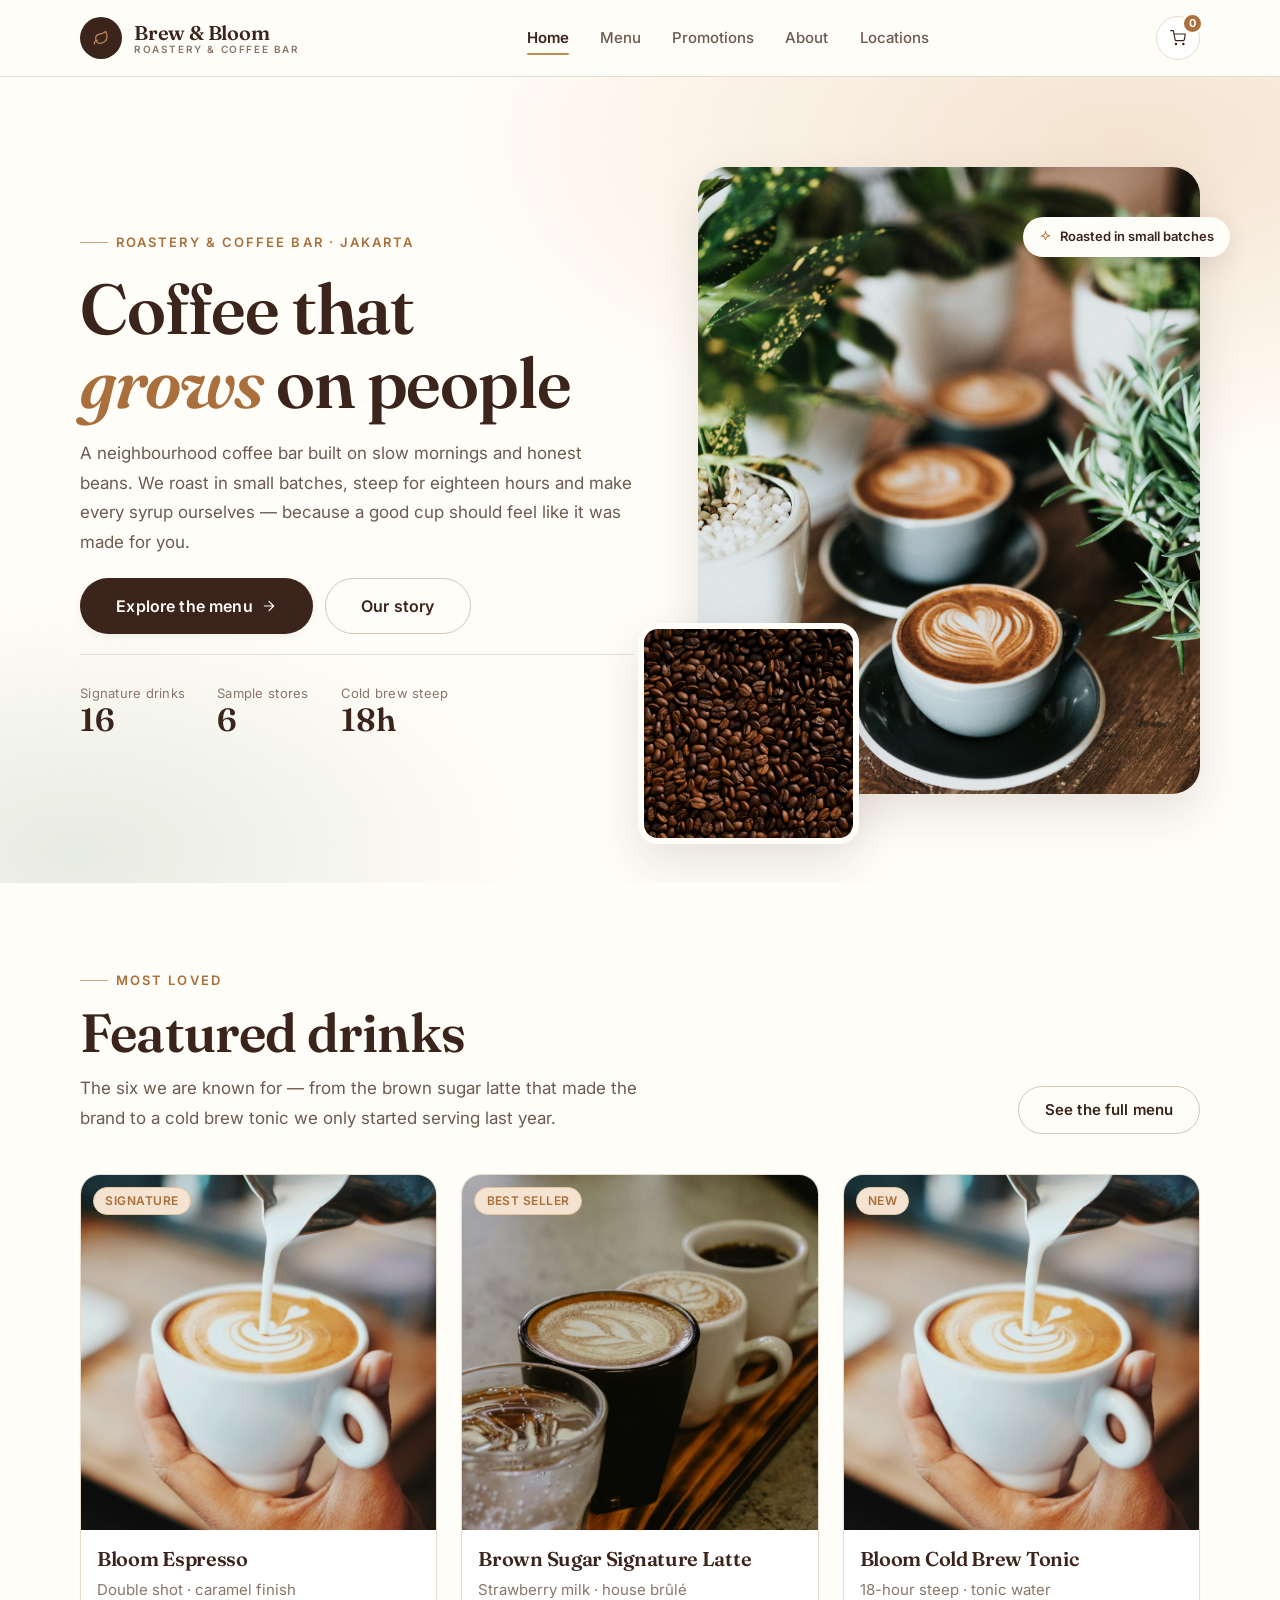
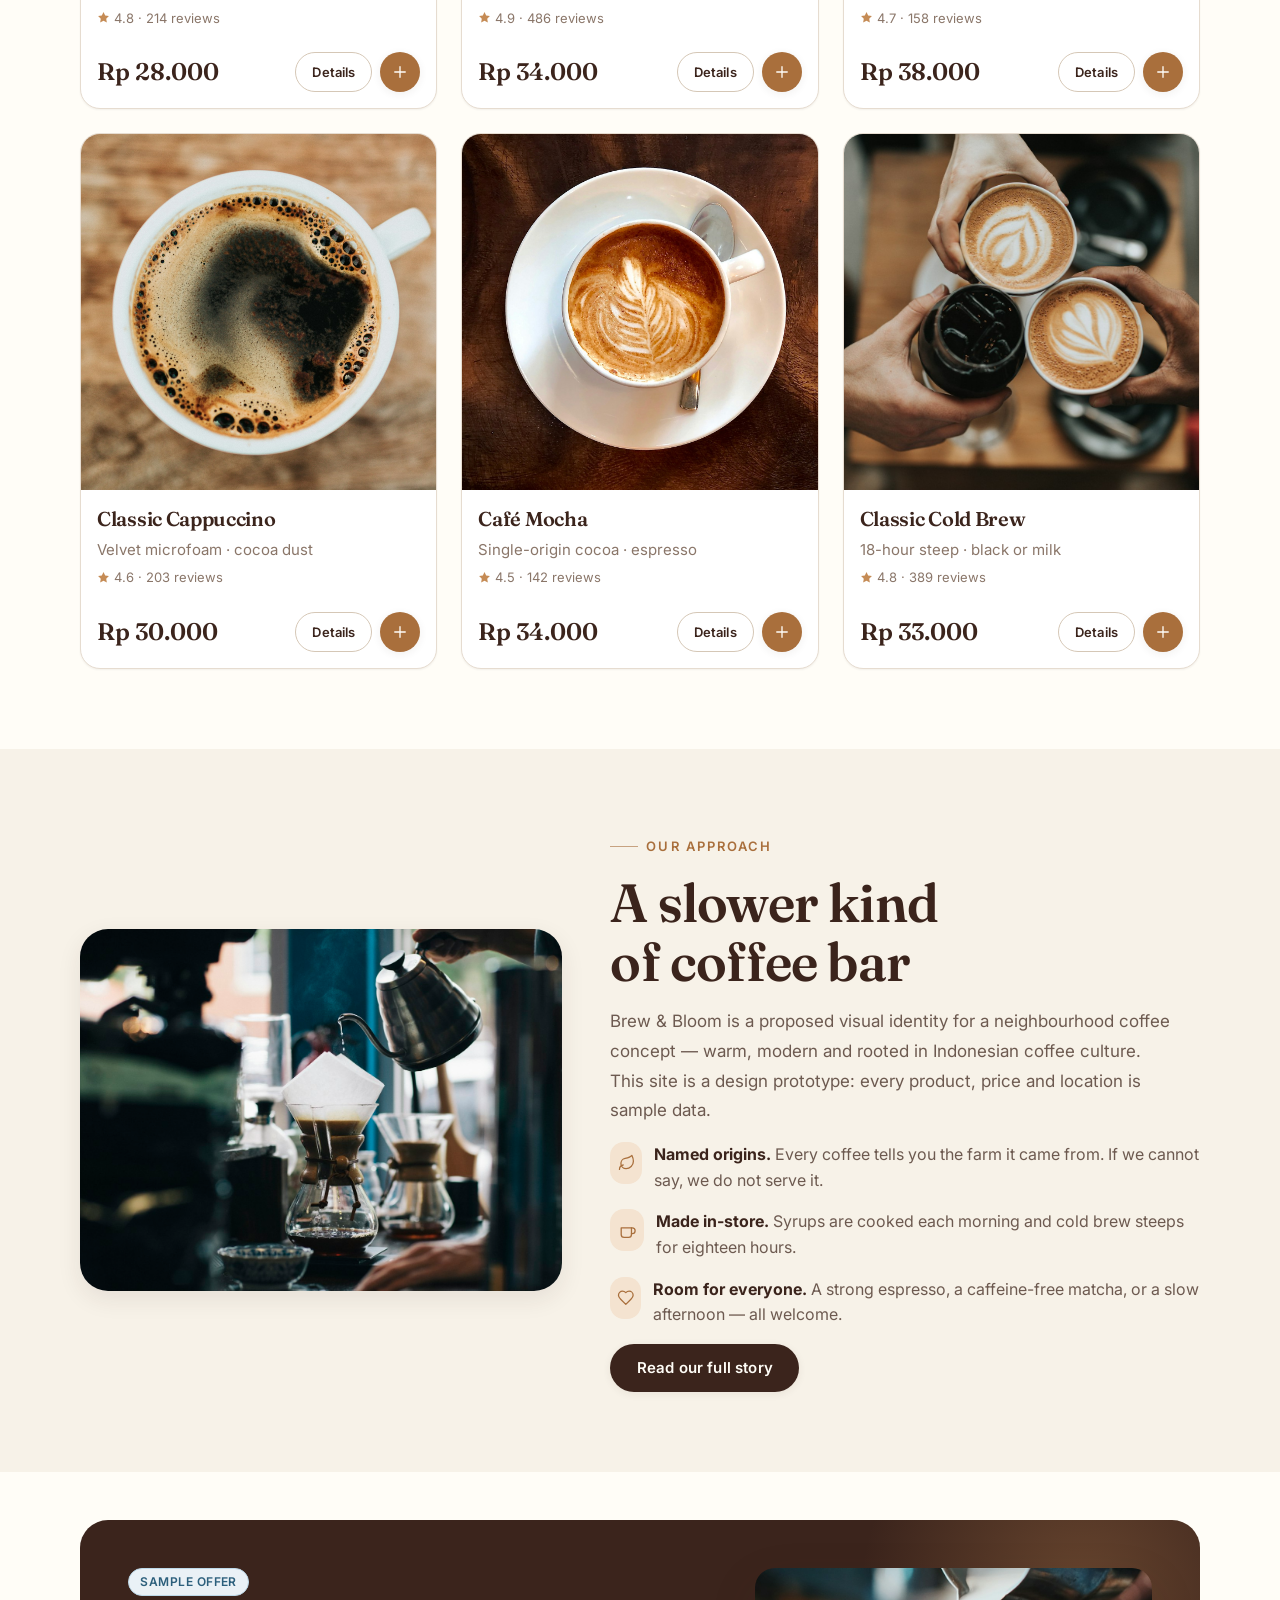
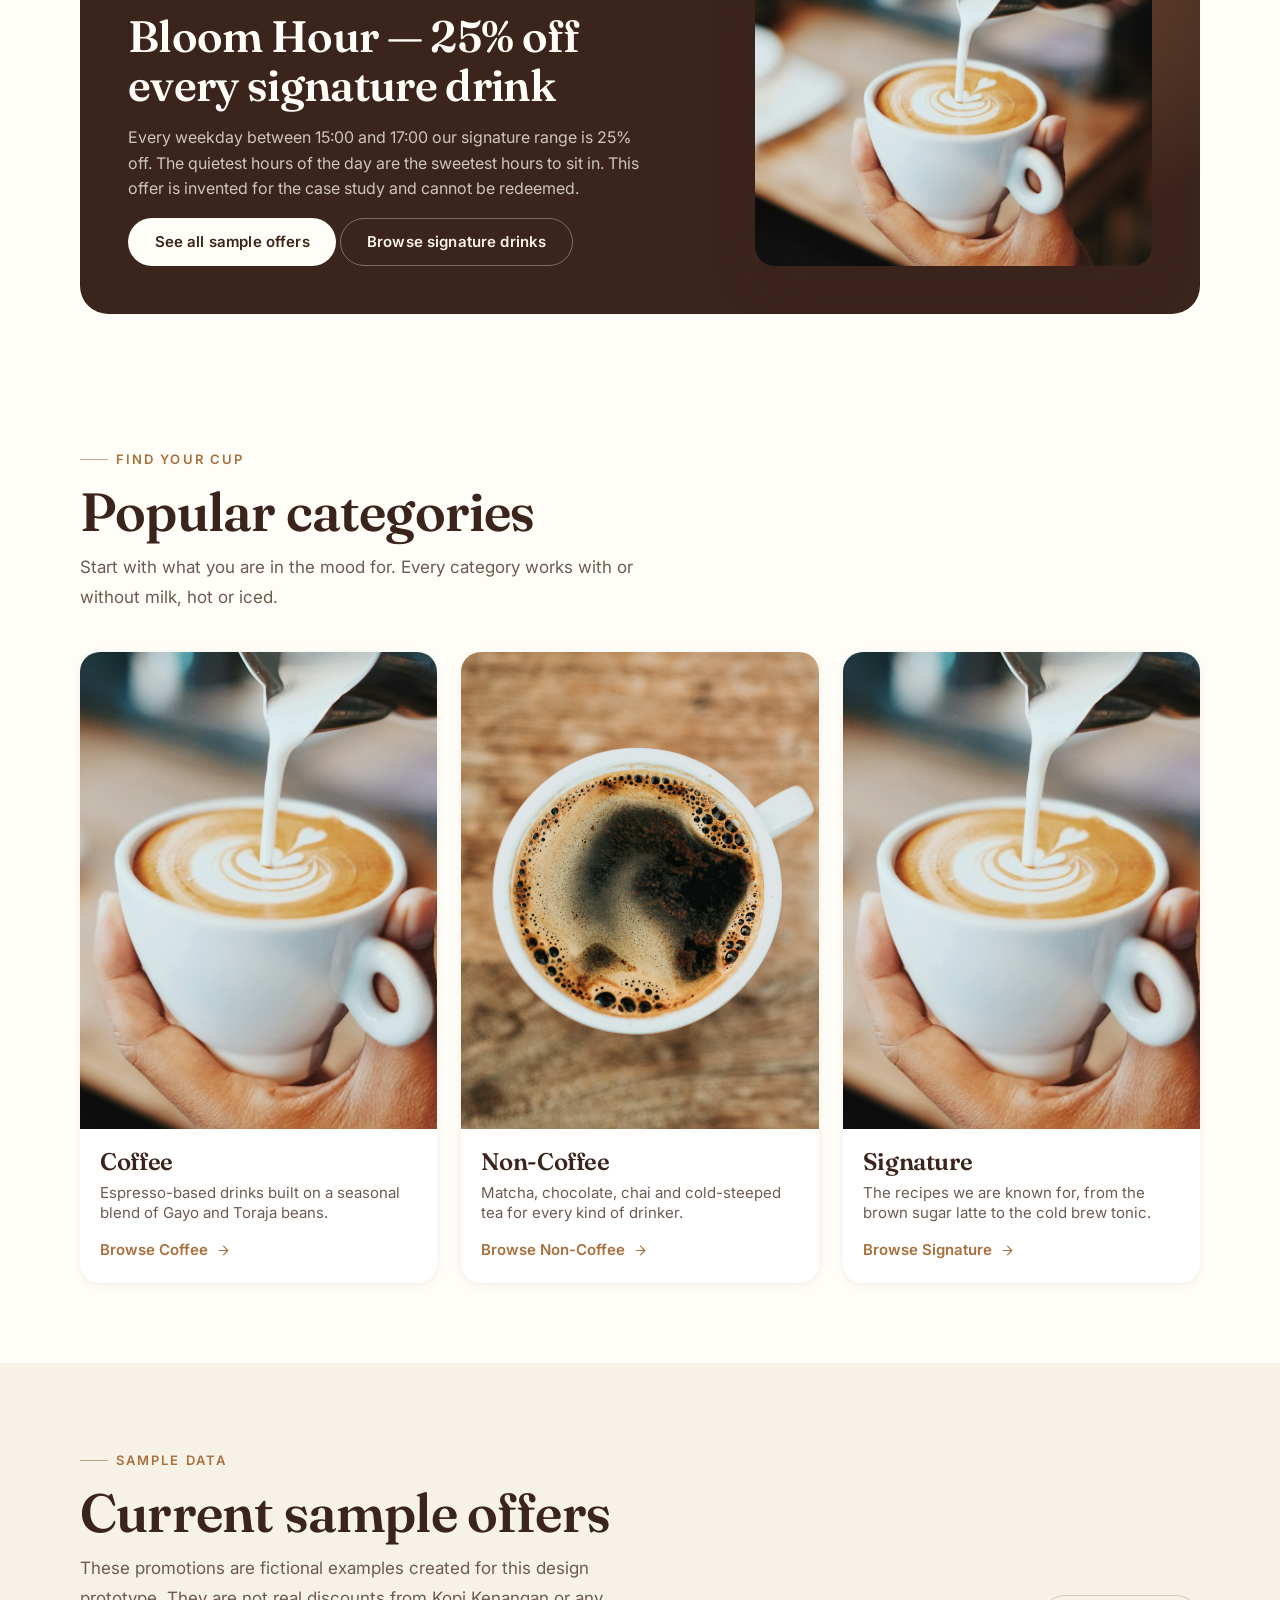
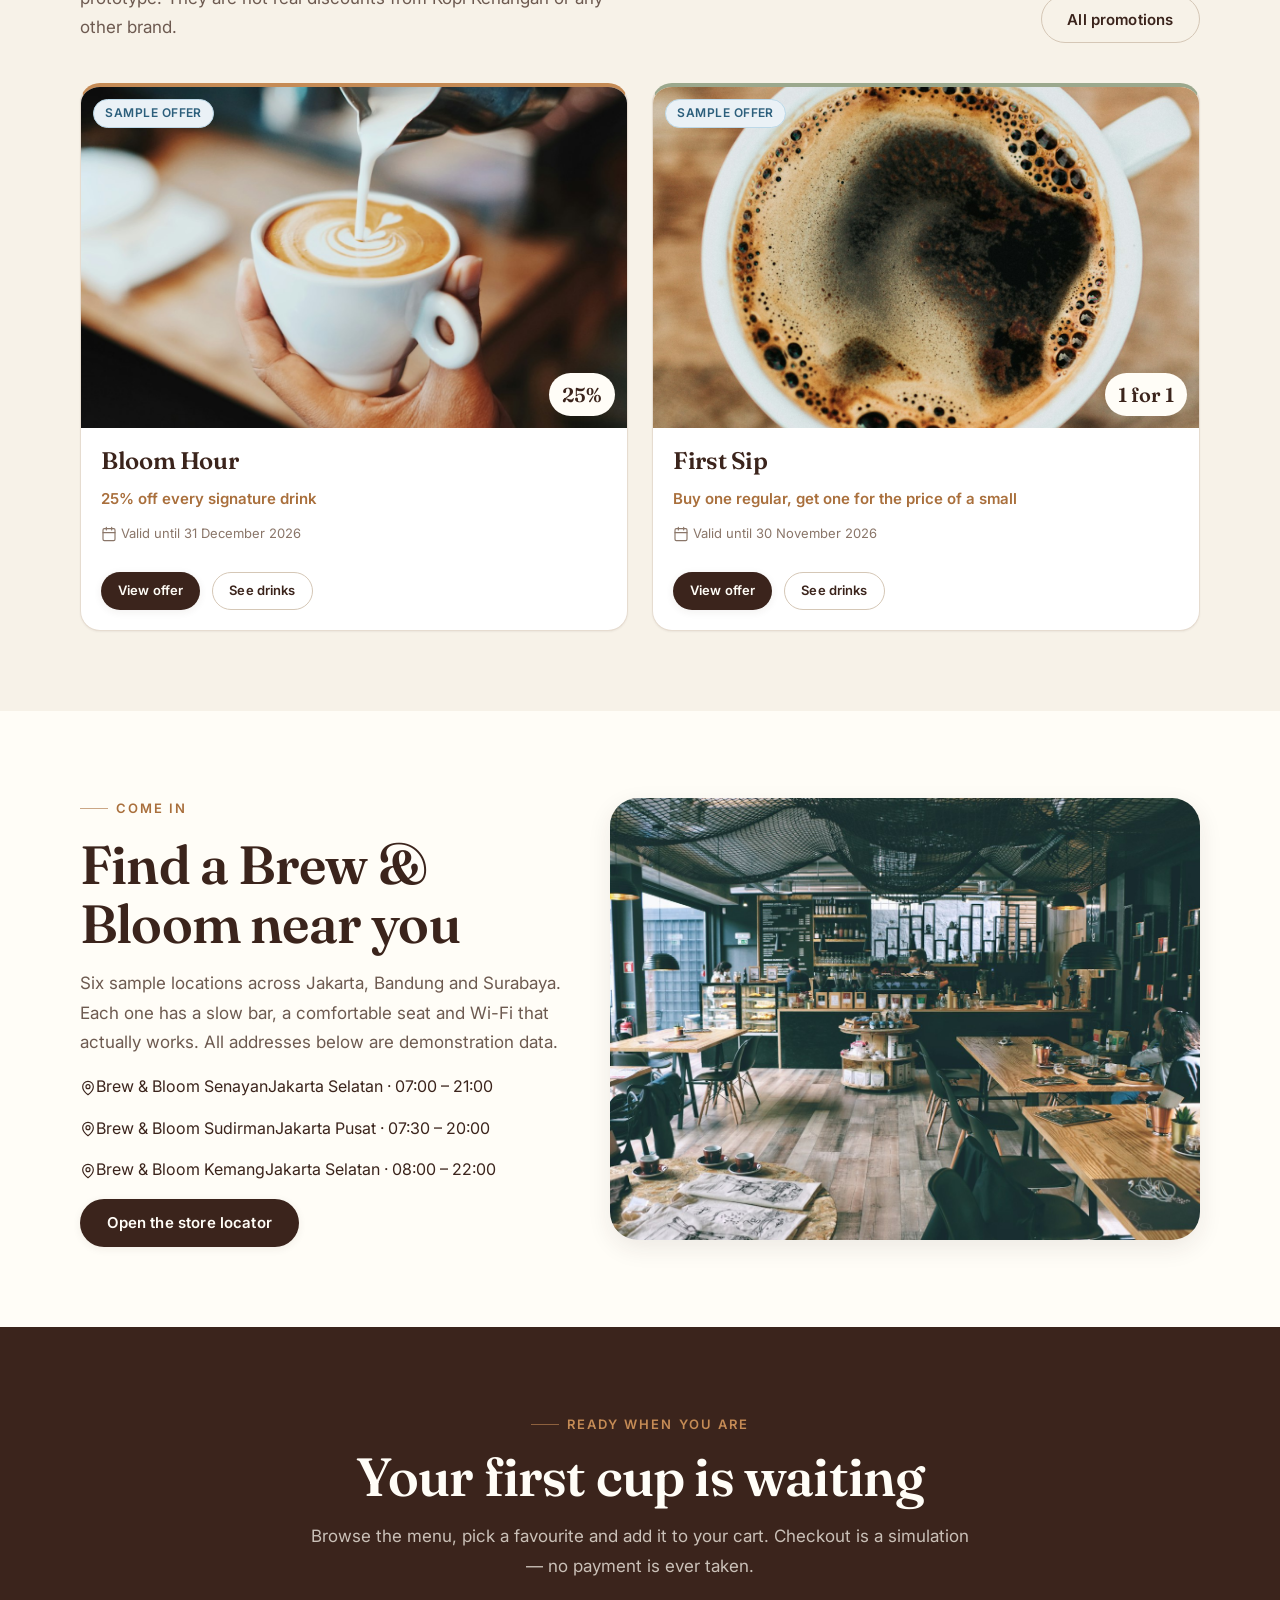
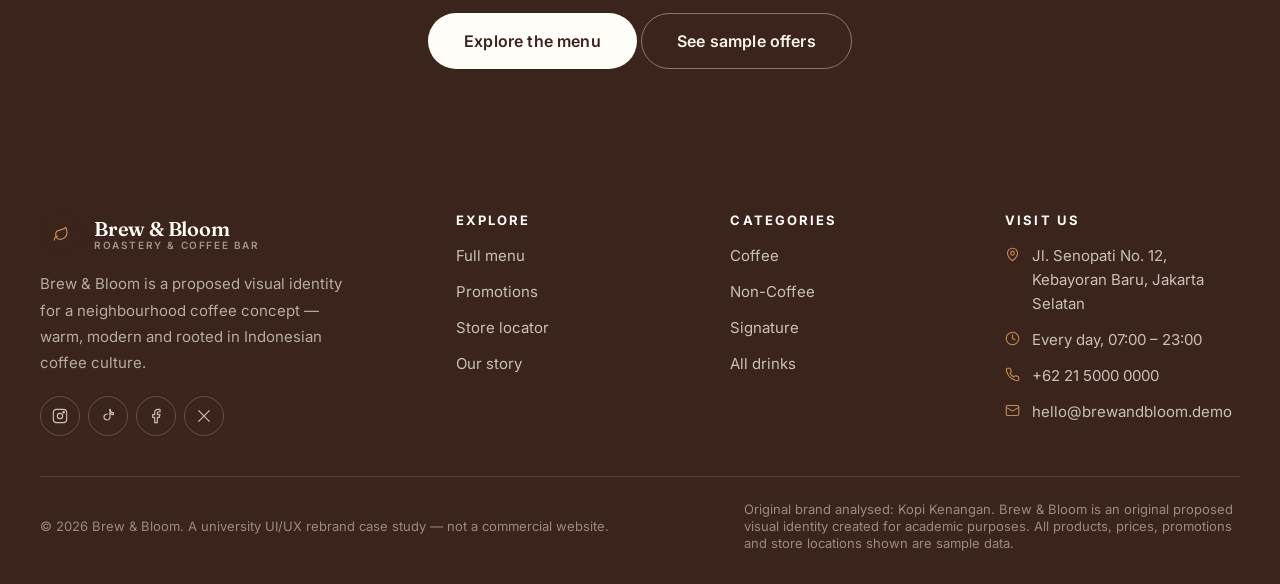
<file: index.html>
<!DOCTYPE html>
<html lang="en">
<head>
  <meta charset="UTF-8">
  <meta name="viewport" content="width=device-width, initial-scale=1">
  <title>Home — Brew &amp; Bloom</title>
  <meta name="description" content="Brew &amp; Bloom is a proposed coffee shop identity for a university UI/UX rebrand case study. Browse the sample menu, promotions and store locator.">
  <meta name="author" content="Brew &amp; Bloom — university UI/UX case study">
  <meta name="theme-color" content="#3B241C">
  <link rel="preconnect" href="https://fonts.googleapis.com">
  <link rel="preconnect" href="https://fonts.gstatic.com" crossorigin>
  <link href="https://fonts.googleapis.com/css2?family=Fraunces:opsz,wght@9..144,400;9..144,500;9..144,600;9..144,700&family=Inter:wght@400;500;600;700&display=swap" rel="stylesheet">
  <link rel="stylesheet" href="css/style.css">
  <link rel="stylesheet" href="css/components.css">
  <link rel="stylesheet" href="css/responsive.css">
  <link rel="icon" href="assets/icons/favicon.svg" type="image/svg+xml">
</head>
<body>
  <a class="skip-link" href="#main">Skip to main content</a>

  <!-- ================= NAVIGATION (organism) ================= -->
  <header class="nav">
    <div class="container nav__inner">
      <a class="brand" href="index.html">
        <span class="brand__mark" aria-hidden="true">
          <svg class="icon" viewBox="0 0 24 24" fill="none" stroke="currentColor" stroke-width="1.75" stroke-linecap="round" stroke-linejoin="round">
            <path d="M11 20A7 7 0 0 1 9.8 6.1C15.5 5 17 4.48 19 2c1 2 2 4.18 2 8 0 5.5-4.78 10-10 10Z"/>
            <path d="M2 21c0-3 1.85-5.36 5.08-6"/>
          </svg>
        </span>
        <span class="brand__text">
          <span class="brand__name">Brew &amp; Bloom</span>
          <span class="brand__tag">Roastery &amp; Coffee Bar</span>
        </span>
      </a>

      <nav class="nav__links" aria-label="Main">
        <a class="nav__link" href="index.html" data-nav>Home</a>
        <a class="nav__link" href="menu.html" data-nav>Menu</a>
        <a class="nav__link" href="promotions.html" data-nav>Promotions</a>
        <a class="nav__link" href="about.html" data-nav>About</a>
        <a class="nav__link" href="locations.html" data-nav>Locations</a>
      </nav>

      <div class="nav__actions">
        <a class="cart-btn" href="cart.html" aria-label="Shopping cart, empty">
          <svg class="icon" viewBox="0 0 24 24" fill="none" stroke="currentColor" stroke-width="1.75" stroke-linecap="round" stroke-linejoin="round" aria-hidden="true">
            <circle cx="9" cy="21" r="1"/><circle cx="20" cy="21" r="1"/>
            <path d="M1 1h4l2.68 13.39a2 2 0 0 0 2 1.61h9.72a2 2 0 0 0 2-1.61L23 6H6"/>
          </svg>
          <span class="cart-btn__count" hidden>0</span>
        </a>
        <button type="button" class="nav__toggle" aria-expanded="false" aria-controls="mobile-drawer" aria-label="Open menu">
          <span class="nav__toggle-bars" aria-hidden="true"><span></span><span></span><span></span></span>
        </button>
      </div>
    </div>
  </header>

  <!-- ================= MOBILE DRAWER ================= -->
  <div class="nav__drawer" id="mobile-drawer">
    <button type="button" class="nav__scrim" aria-label="Close menu"></button>
    <div class="nav__panel" role="dialog" aria-modal="true" aria-label="Menu">
      <div class="nav__panel-head">
        <span class="brand">
          <span class="brand__mark" aria-hidden="true">
            <svg class="icon" viewBox="0 0 24 24" fill="none" stroke="currentColor" stroke-width="1.75" stroke-linecap="round" stroke-linejoin="round">
              <path d="M11 20A7 7 0 0 1 9.8 6.1C15.5 5 17 4.48 19 2c1 2 2 4.18 2 8 0 5.5-4.78 10-10 10Z"/>
              <path d="M2 21c0-3 1.85-5.36 5.08-6"/>
            </svg>
          </span>
          <span class="brand__text">
            <span class="brand__name">Brew &amp; Bloom</span>
            <span class="brand__tag">Roastery &amp; Coffee Bar</span>
          </span>
        </span>
        <button type="button" class="nav__close" aria-label="Close menu">
          <svg class="icon" viewBox="0 0 24 24" fill="none" stroke="currentColor" stroke-width="1.75" stroke-linecap="round" aria-hidden="true">
            <path d="M18 6 6 18M6 6l12 12"/>
          </svg>
        </button>
      </div>
            <a class="nav__link" href="index.html" data-nav>Home</a>
      <a class="nav__link" href="menu.html" data-nav>Menu</a>
      <a class="nav__link" href="promotions.html" data-nav>Promotions</a>
      <a class="nav__link" href="about.html" data-nav>About</a>
      <a class="nav__link" href="locations.html" data-nav>Locations</a>
      <a class="nav__link" href="cart.html" data-nav>Cart</a>
      <a class="nav__link" href="order-summary.html" data-nav>Order summary</a>
      <a class="btn btn--primary btn--block" href="menu.html" style="margin-top:1.5rem">Explore the menu</a>
    </div>
  </div>
  <main id="main">

    <!-- ================= HERO (organism) ================= -->
    <section class="hero">
      <div class="container hero__inner">
        <div class="hero__content">
          <span class="eyebrow">Roastery &amp; Coffee Bar · Jakarta</span>
          <h1 class="hero__title">Coffee that<br><em>grows</em> on people</h1>
          <p class="lede">
            A neighbourhood coffee bar built on slow mornings and honest beans.
            We roast in small batches, steep for eighteen hours and make every
            syrup ourselves — because a good cup should feel like it was made
            for you.
          </p>
          <div class="hero__actions">
            <a class="btn btn--primary btn--lg" href="menu.html">
              Explore the menu
              <svg class="icon btn__icon" viewBox="0 0 24 24" fill="none" stroke="currentColor" stroke-width="1.75" stroke-linecap="round" stroke-linejoin="round" aria-hidden="true">
                <path d="M5 12h14M12 5l7 7-7 7"/>
              </svg>
            </a>
            <a class="btn btn--outline btn--lg" href="about.html">Our story</a>
          </div>
          <dl class="hero__stats">
            <div>
              <dt class="hero__stat-label">Signature drinks</dt>
              <dd class="hero__stat-value">16</dd>
            </div>
            <div>
              <dt class="hero__stat-label">Sample stores</dt>
              <dd class="hero__stat-value">6</dd>
            </div>
            <div>
              <dt class="hero__stat-label">Cold brew steep</dt>
              <dd class="hero__stat-value">18h</dd>
            </div>
          </dl>
        </div>

        <div class="hero__visual">
          <figure class="hero__figure">
            <img src="assets/images/hero-pour-over.jpg"
                 alt="A hand pouring a slow pour-over coffee into a glass carafe"
                 width="800" height="1000" fetchpriority="high" decoding="async">
          </figure>
          <figure class="hero__figure hero__figure--small">
            <img src="assets/images/coffee-beans.jpg"
                 alt="Freshly roasted coffee beans in warm light"
                 width="400" height="400" loading="lazy" decoding="async">
          </figure>
          <span class="hero__chip">
            <svg class="icon" viewBox="0 0 24 24" fill="none" stroke="currentColor" stroke-width="1.75" stroke-linecap="round" stroke-linejoin="round" aria-hidden="true">
              <path d="M12 3l1.9 5.8L20 10.7l-6.1 1.9L12 18.4l-1.9-5.8L4 10.7l6.1-1.9L12 3Z"/>
            </svg>
            Roasted in small batches
          </span>
        </div>
      </div>
    </section>


    <!-- ================= FEATURED DRINKS ================= -->
    <section class="section" aria-labelledby="featured-title">
      <div class="container">
        <div class="section-head">
          <div class="section-head__text">
            <span class="eyebrow">Most loved</span>
            <h2 id="featured-title">Featured drinks</h2>
            <p class="lede">
              The six we are known for — from the brown sugar latte that made
              the brand to a cold brew tonic we only started serving last year.
            </p>
          </div>
          <a class="btn btn--outline" href="menu.html">See the full menu</a>
        </div>
        <div class="featured-grid" data-featured-grid>
          <!-- Rendered by js/main.js from js/data.js -->
        </div>
      </div>
    </section>

    <!-- ================= BRAND INTRODUCTION ================= -->
    <section class="section section--cream" aria-labelledby="brand-title">
      <div class="container">
        <div class="editorial">
          <div class="editorial__media">
            <img src="assets/images/barista-hands.jpg"
                 alt="A barista preparing coffee behind the counter"
                 width="800" height="600" loading="lazy" decoding="async">
          </div>
          <div class="editorial__content">
            <span class="eyebrow">Our approach</span>
            <h2 id="brand-title">A slower kind of coffee bar</h2>
            <p class="lede">
              Brew &amp; Bloom is a proposed visual identity for a neighbourhood
              coffee concept — warm, modern and rooted in Indonesian coffee
              culture. This site is a design prototype: every product, price
              and location is sample data.
            </p>
            <ul class="stack">
              <li class="flex gap-3">
                <span class="value-card__icon" style="width:42px;height:42px;font-size:1.1rem" aria-hidden="true">
                  <svg class="icon" viewBox="0 0 24 24" fill="none" stroke="currentColor" stroke-width="1.75" stroke-linecap="round" stroke-linejoin="round">
                    <path d="M11 20A7 7 0 0 1 9.8 6.1C15.5 5 17 4.48 19 2c1 2 2 4.18 2 8 0 5.5-4.78 10-10 10Z"/>
                    <path d="M2 21c0-3 1.85-5.36 5.08-6"/>
                  </svg>
                </span>
                <span>
                  <strong>Named origins.</strong>
                  <span class="text-muted">Every coffee tells you the farm it came from. If we cannot say, we do not serve it.</span>
                </span>
              </li>
              <li class="flex gap-3">
                <span class="value-card__icon" style="width:42px;height:42px;font-size:1.1rem" aria-hidden="true">
                  <svg class="icon" viewBox="0 0 24 24" fill="none" stroke="currentColor" stroke-width="1.75" stroke-linecap="round" stroke-linejoin="round">
                    <path d="M17 8h1a4 4 0 1 1 0 8h-1"/><path d="M3 8h14v9a4 4 0 0 1-4 4H7a4 4 0 0 1-4-4V8Z"/>
                  </svg>
                </span>
                <span>
                  <strong>Made in-store.</strong>
                  <span class="text-muted">Syrups are cooked each morning and cold brew steeps for eighteen hours.</span>
                </span>
              </li>
              <li class="flex gap-3">
                <span class="value-card__icon" style="width:42px;height:42px;font-size:1.1rem" aria-hidden="true">
                  <svg class="icon" viewBox="0 0 24 24" fill="none" stroke="currentColor" stroke-width="1.75" stroke-linecap="round" stroke-linejoin="round">
                    <path d="M19 14c1.49-1.46 3-3.21 3-5.5A5.5 5.5 0 0 0 16.5 3c-1.76 0-3 .5-4.5 2-1.5-1.5-2.74-2-4.5-2A5.5 5.5 0 0 0 2 8.5c0 2.3 1.5 4.05 3 5.5l7 7Z"/>
                  </svg>
                </span>
                <span>
                  <strong>Room for everyone.</strong>
                  <span class="text-muted">A strong espresso, a caffeine-free matcha, or a slow afternoon — all welcome.</span>
                </span>
              </li>
            </ul>
            <a class="btn btn--primary" href="about.html">Read our full story</a>
          </div>
        </div>
      </div>
    </section>


    <!-- ================= PROMOTIONAL BANNER ================= -->
    <section class="section section--tight" aria-labelledby="promo-banner-title">
      <div class="container">
        <div class="promo-banner">
          <div class="promo-banner__content">
            <span class="badge badge--sample">Sample offer</span>
            <h2 class="promo-banner__title" id="promo-banner-title">Bloom Hour — 25% off every signature drink</h2>
            <p class="promo-banner__text">
              Every weekday between 15:00 and 17:00 our signature range is 25%
              off. The quietest hours of the day are the sweetest hours to sit
              in. This offer is invented for the case study and cannot be redeemed.
            </p>
            <div class="flex-wrap gap-3">
              <a class="btn btn--inverse" href="promotions.html">See all sample offers</a>
              <a class="btn btn--outline" style="border-color:rgba(247,242,232,.35);color:#F7F2E8" href="menu.html?category=signature">Browse signature drinks</a>
            </div>
          </div>
          <div class="promo-banner__visual">
            <img src="assets/images/drink-cold-brew-tall.jpg"
                 alt="A tall glass of cold brew over ice"
                 width="600" height="450" loading="lazy" decoding="async">
          </div>
        </div>
      </div>
    </section>

    <!-- ================= POPULAR CATEGORIES ================= -->
    <section class="section" aria-labelledby="categories-title">
      <div class="container">
        <div class="section-head">
          <div class="section-head__text">
            <span class="eyebrow">Find your cup</span>
            <h2 id="categories-title">Popular categories</h2>
            <p class="lede">
              Start with what you are in the mood for. Every category works
              with or without milk, hot or iced.
            </p>
          </div>
        </div>
        <div class="grid grid--3" data-category-grid>
          <!-- Rendered by js/main.js from js/data.js -->
        </div>
      </div>
    </section>

    <!-- ================= SAMPLE PROMOTIONS ================= -->
    <section class="section section--cream" aria-labelledby="offers-title">
      <div class="container">
        <div class="section-head">
          <div class="section-head__text">
            <span class="eyebrow">Sample data</span>
            <h2 id="offers-title">Current sample offers</h2>
            <p class="lede">
              These promotions are fictional examples created for this design
              prototype. They are not real discounts from Kopi Kenangan or any
              other brand.
            </p>
          </div>
          <a class="btn btn--outline" href="promotions.html">All promotions</a>
        </div>
        <div class="grid grid--2" data-promo-preview>
          <!-- Rendered by js/main.js from js/data.js -->
        </div>
      </div>
    </section>

    <!-- ================= STORE TEASER ================= -->
    <section class="section" aria-labelledby="stores-title">
      <div class="container">
        <div class="editorial editorial--reverse">
          <div class="editorial__media">
            <img src="assets/images/cafe-window.jpg"
                 alt="The window of a coffee bar with warm light inside"
                 width="800" height="600" loading="lazy" decoding="async">
          </div>
          <div class="editorial__content">
            <span class="eyebrow">Come in</span>
            <h2 id="stores-title">Find a Brew &amp; Bloom near you</h2>
            <p class="lede">
              Six sample locations across Jakarta, Bandung and Surabaya. Each
              one has a slow bar, a comfortable seat and Wi-Fi that actually
              works. All addresses below are demonstration data.
            </p>
            <ul class="stack" data-store-teaser>
              <!-- Rendered by js/main.js from js/data.js -->
            </ul>
            <a class="btn btn--primary" href="locations.html">Open the store locator</a>
          </div>
        </div>
      </div>
    </section>

    <!-- ================= CLOSING CTA ================= -->
    <section class="section section--espresso">
      <div class="container text-center">
        <span class="eyebrow" style="color:#C58B55">Ready when you are</span>
        <h2 style="margin-top:.75rem">Your first cup is waiting</h2>
        <p class="lede mx-auto" style="margin-top:1rem">
          Browse the menu, pick a favourite and add it to your cart. Checkout
          is a simulation — no payment is ever taken.
        </p>
        <div class="flex-wrap gap-3" style="margin-top:2rem;justify-content:center">
          <a class="btn btn--inverse btn--lg" href="menu.html">Explore the menu</a>
          <a class="btn btn--outline btn--lg" style="border-color:rgba(247,242,232,.4);color:#F7F2E8" href="promotions.html">See sample offers</a>
        </div>
      </div>
    </section>

  </main>

  <!-- ================= FOOTER (organism) ================= -->
  <footer class="footer" data-footer></footer>

  <script src="js/data.js"></script>
  <script src="js/core.js"></script>
  <script src="js/main.js"></script>

</body>
</html>
</file>
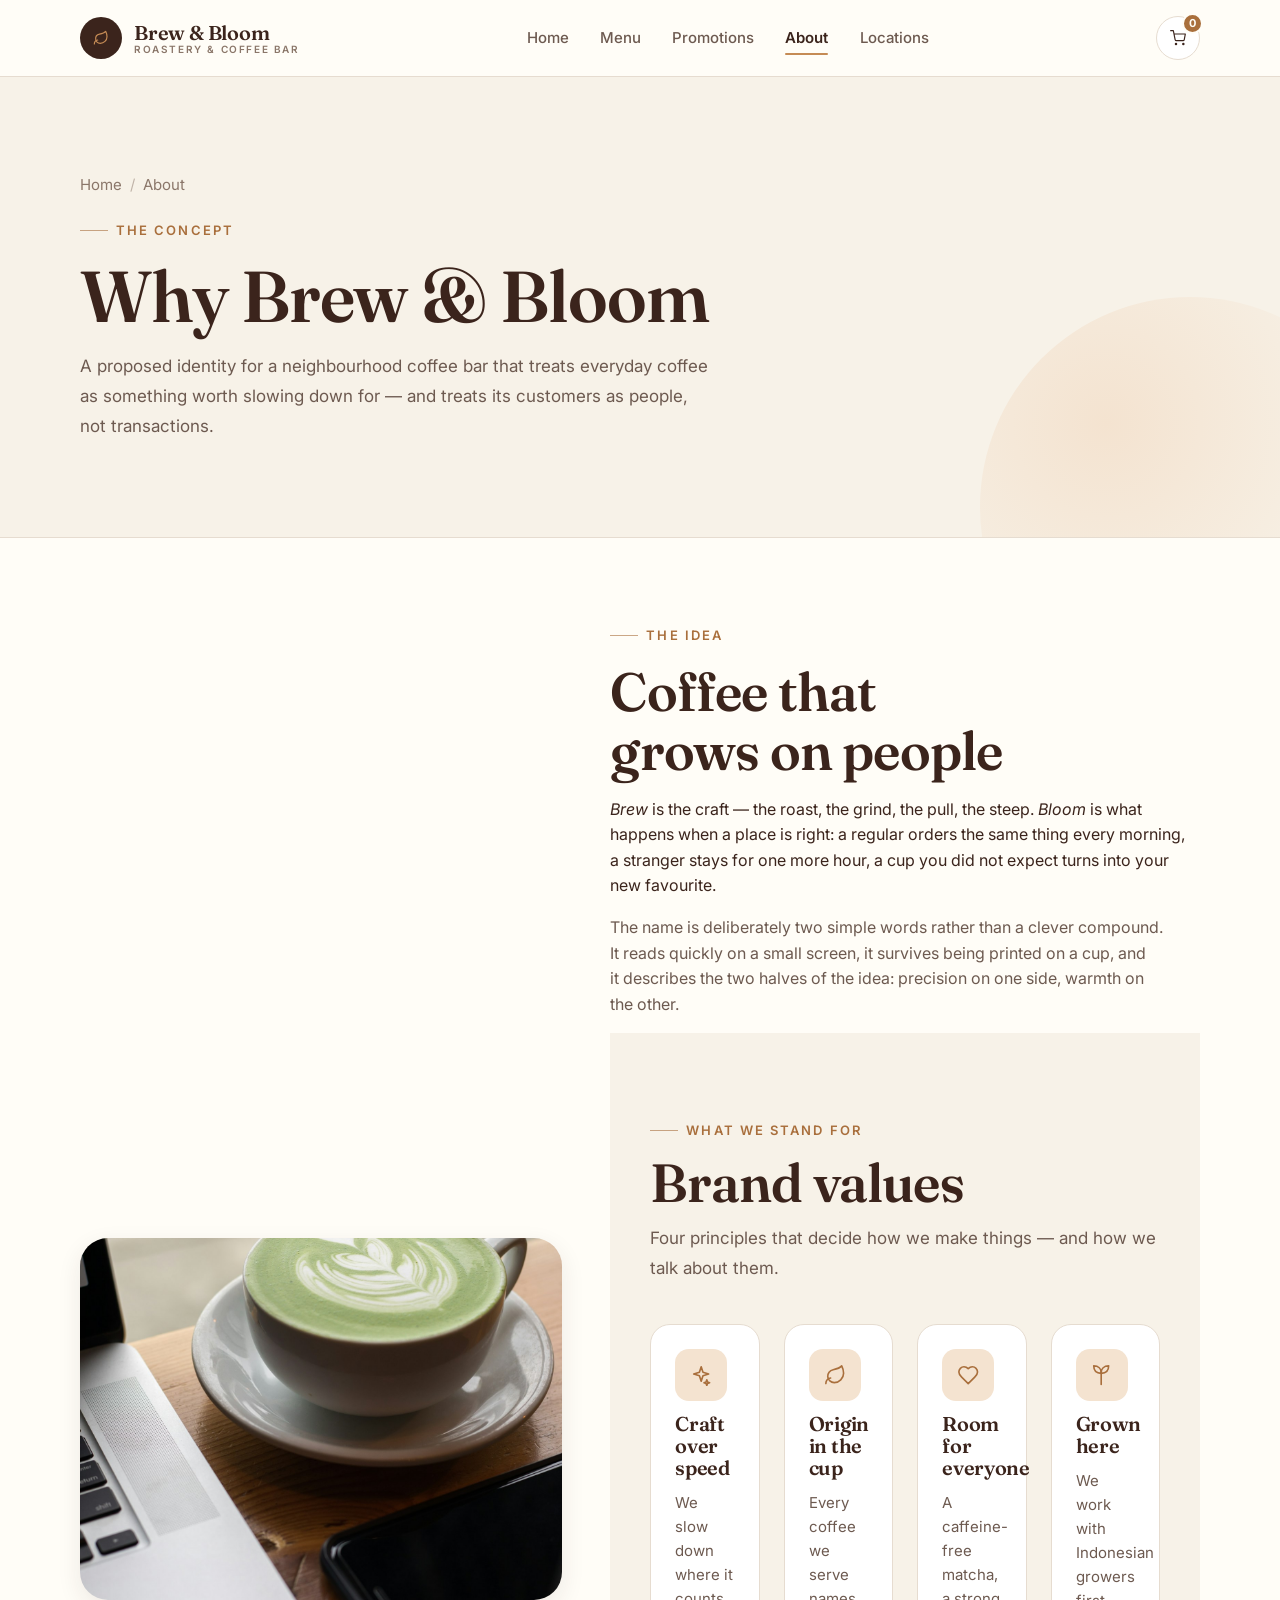
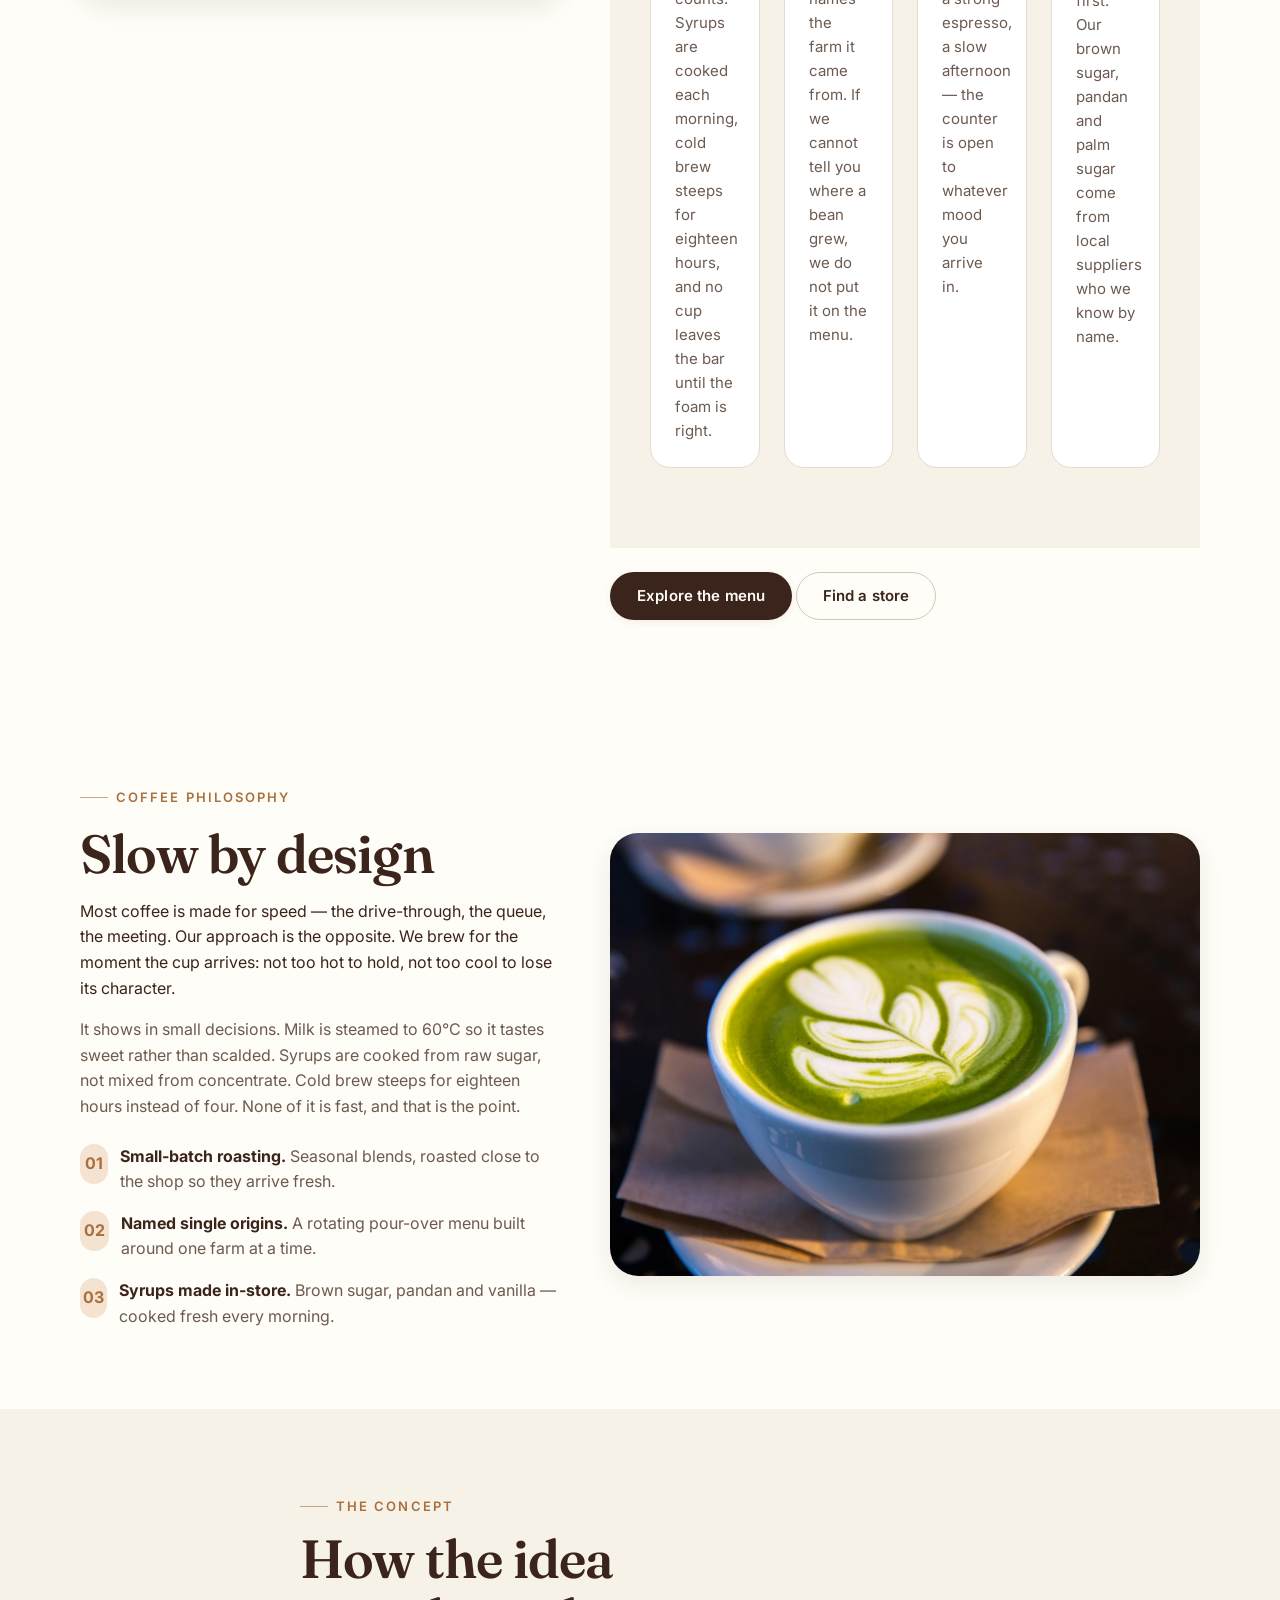
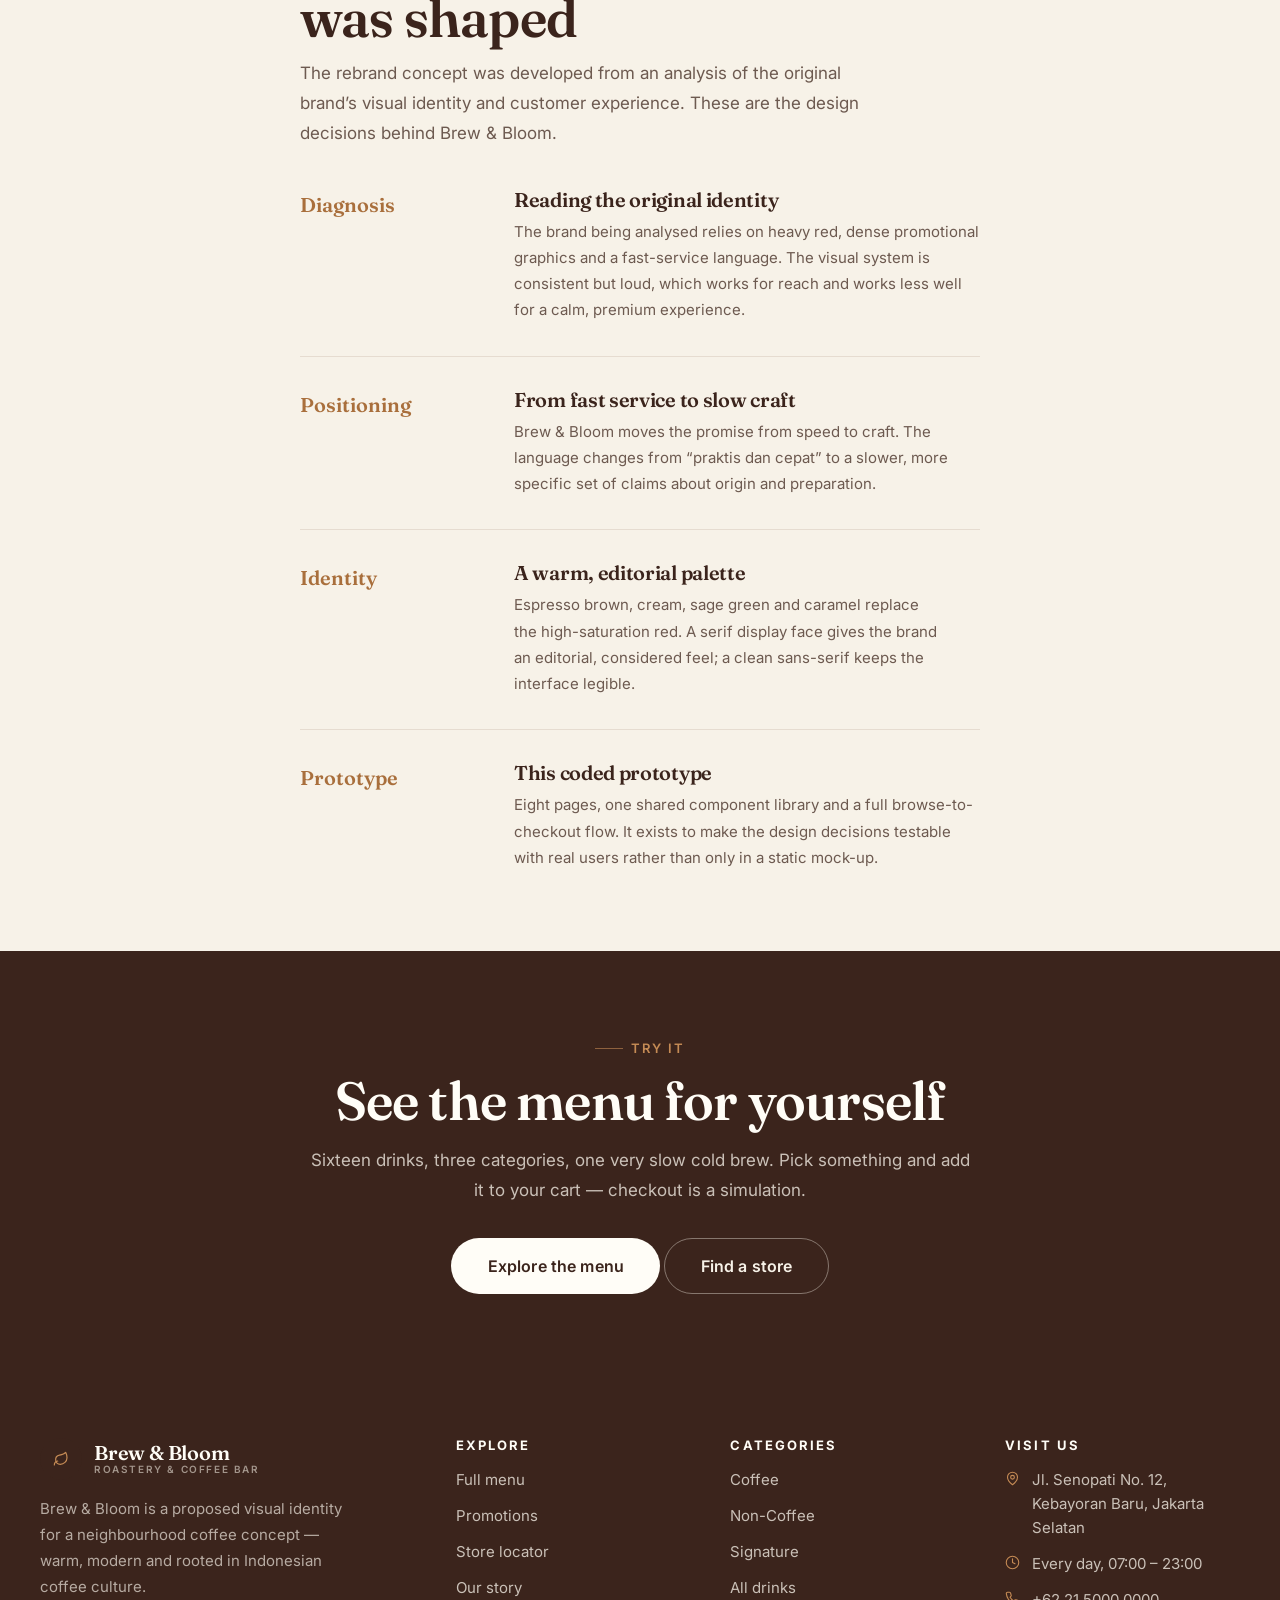
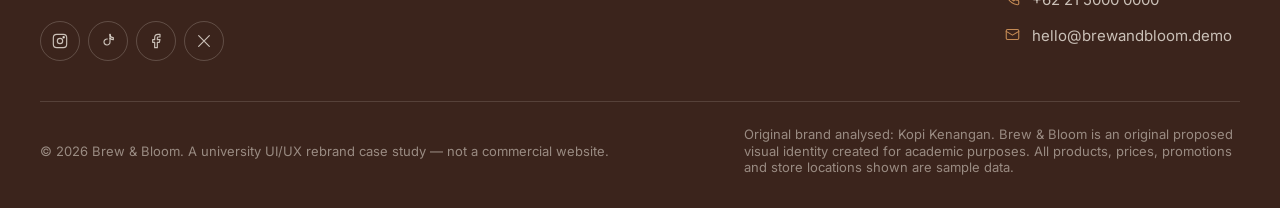
<file: about.html>
<!DOCTYPE html>
<html lang="en">
<head>
  <meta charset="UTF-8">
  <meta name="viewport" content="width=device-width, initial-scale=1">
  <title>About — Brew &amp; Bloom</title>
  <meta name="description" content="The Brew &amp; Bloom concept story, brand values and coffee philosophy — a proposed identity for a university rebrand case study.">
  <meta name="author" content="Brew &amp; Bloom — university UI/UX case study">
  <meta name="theme-color" content="#3B241C">
  <link rel="preconnect" href="https://fonts.googleapis.com">
  <link rel="preconnect" href="https://fonts.gstatic.com" crossorigin>
  <link href="https://fonts.googleapis.com/css2?family=Fraunces:opsz,wght@9..144,400;9..144,500;9..144,600;9..144,700&family=Inter:wght@400;500;600;700&display=swap" rel="stylesheet">
  <link rel="stylesheet" href="css/style.css">
  <link rel="stylesheet" href="css/components.css">
  <link rel="stylesheet" href="css/responsive.css">
  <link rel="icon" href="assets/icons/favicon.svg" type="image/svg+xml">
</head>
<body>
  <a class="skip-link" href="#main">Skip to main content</a>

  <!-- ================= NAVIGATION (organism) ================= -->
  <header class="nav">
    <div class="container nav__inner">
      <a class="brand" href="index.html">
        <span class="brand__mark" aria-hidden="true">
          <svg class="icon" viewBox="0 0 24 24" fill="none" stroke="currentColor" stroke-width="1.75" stroke-linecap="round" stroke-linejoin="round">
            <path d="M11 20A7 7 0 0 1 9.8 6.1C15.5 5 17 4.48 19 2c1 2 2 4.18 2 8 0 5.5-4.78 10-10 10Z"/>
            <path d="M2 21c0-3 1.85-5.36 5.08-6"/>
          </svg>
        </span>
        <span class="brand__text">
          <span class="brand__name">Brew &amp; Bloom</span>
          <span class="brand__tag">Roastery &amp; Coffee Bar</span>
        </span>
      </a>

      <nav class="nav__links" aria-label="Main">
        <a class="nav__link" href="index.html" data-nav>Home</a>
        <a class="nav__link" href="menu.html" data-nav>Menu</a>
        <a class="nav__link" href="promotions.html" data-nav>Promotions</a>
        <a class="nav__link" href="about.html" data-nav>About</a>
        <a class="nav__link" href="locations.html" data-nav>Locations</a>
      </nav>

      <div class="nav__actions">
        <a class="cart-btn" href="cart.html" aria-label="Shopping cart, empty">
          <svg class="icon" viewBox="0 0 24 24" fill="none" stroke="currentColor" stroke-width="1.75" stroke-linecap="round" stroke-linejoin="round" aria-hidden="true">
            <circle cx="9" cy="21" r="1"/><circle cx="20" cy="21" r="1"/>
            <path d="M1 1h4l2.68 13.39a2 2 0 0 0 2 1.61h9.72a2 2 0 0 0 2-1.61L23 6H6"/>
          </svg>
          <span class="cart-btn__count" hidden>0</span>
        </a>
        <button type="button" class="nav__toggle" aria-expanded="false" aria-controls="mobile-drawer" aria-label="Open menu">
          <span class="nav__toggle-bars" aria-hidden="true"><span></span><span></span><span></span></span>
        </button>
      </div>
    </div>
  </header>

  <!-- ================= MOBILE DRAWER ================= -->
  <div class="nav__drawer" id="mobile-drawer">
    <button type="button" class="nav__scrim" aria-label="Close menu"></button>
    <div class="nav__panel" role="dialog" aria-modal="true" aria-label="Menu">
      <div class="nav__panel-head">
        <span class="brand">
          <span class="brand__mark" aria-hidden="true">
            <svg class="icon" viewBox="0 0 24 24" fill="none" stroke="currentColor" stroke-width="1.75" stroke-linecap="round" stroke-linejoin="round">
              <path d="M11 20A7 7 0 0 1 9.8 6.1C15.5 5 17 4.48 19 2c1 2 2 4.18 2 8 0 5.5-4.78 10-10 10Z"/>
              <path d="M2 21c0-3 1.85-5.36 5.08-6"/>
            </svg>
          </span>
          <span class="brand__text">
            <span class="brand__name">Brew &amp; Bloom</span>
            <span class="brand__tag">Roastery &amp; Coffee Bar</span>
          </span>
        </span>
        <button type="button" class="nav__close" aria-label="Close menu">
          <svg class="icon" viewBox="0 0 24 24" fill="none" stroke="currentColor" stroke-width="1.75" stroke-linecap="round" aria-hidden="true">
            <path d="M18 6 6 18M6 6l12 12"/>
          </svg>
        </button>
      </div>
            <a class="nav__link" href="index.html" data-nav>Home</a>
      <a class="nav__link" href="menu.html" data-nav>Menu</a>
      <a class="nav__link" href="promotions.html" data-nav>Promotions</a>
      <a class="nav__link" href="about.html" data-nav>About</a>
      <a class="nav__link" href="locations.html" data-nav>Locations</a>
      <a class="nav__link" href="cart.html" data-nav>Cart</a>
      <a class="nav__link" href="order-summary.html" data-nav>Order summary</a>
      <a class="btn btn--primary btn--block" href="menu.html" style="margin-top:1.5rem">Explore the menu</a>
    </div>
  </div>
  <main id="main">

    <!-- ================= PAGE BANNER ================= -->
    <section class="page-banner">
      <div class="container">
        <nav class="breadcrumb" aria-label="Breadcrumb">
          <a href="index.html">Home</a>
          <span class="breadcrumb__sep" aria-hidden="true">/</span>
          <span aria-current="page">About</span>
        </nav>
        <div class="page-banner__inner" style="margin-top:1rem">
          <span class="eyebrow">The concept</span>
          <h1>Why Brew &amp; Bloom</h1>
          <p class="lede">
            A proposed identity for a neighbourhood coffee bar that treats
            everyday coffee as something worth slowing down for — and treats
            its customers as people, not transactions.
          </p>
        </div>
      </div>
    </section>

    <!-- ================= EDITORIAL STORY ================= -->
    <section class="section" aria-labelledby="story-title">
      <div class="container">
        <div class="editorial">
          <div class="editorial__media">
            <img src="assets/images/cafe-interior.jpg"
                 alt="The warm interior of a coffee bar with wooden tables"
                 width="800" height="600" loading="lazy" decoding="async">
          </div>
          <div class="editorial__content">
            <span class="eyebrow">The idea</span>
            <h2 id="story-title">Coffee that grows on people</h2>
            <p>
              <em>Brew</em> is the craft — the roast, the grind, the pull, the
              steep. <em>Bloom</em> is what happens when a place is right: a
              regular orders the same thing every morning, a stranger stays for
              one more hour, a cup you did not expect turns into your new
              favourite.
            </p>
            <p class="text-muted">
              The name is deliberately two simple words rather than a clever
              compound. It reads quickly on a small screen, it survives being
              printed on a cup, and it describes the two halves of the idea:
              precision on one side, warmth on the other.

    <!-- ================= VALUES ================= -->
    <section class="section section--cream" aria-labelledby="values-title">
      <div class="container">
        <div class="section-head">
          <div class="section-head__text">
            <span class="eyebrow">What we stand for</span>
            <h2 id="values-title">Brand values</h2>
            <p class="lede">
              Four principles that decide how we make things — and how we talk
              about them.
            </p>
          </div>
        </div>

        <div class="grid grid--4">
          <article class="value-card">
            <span class="value-card__icon" aria-hidden="true">
              <svg class="icon" viewBox="0 0 24 24" fill="none" stroke="currentColor" stroke-width="1.75" stroke-linecap="round" stroke-linejoin="round">
                <path d="M12 3l1.9 5.8L20 10.7l-6.1 1.9L12 18.4l-1.9-5.8L4 10.7l6.1-1.9L12 3Z"/>
                <path d="M18 17l.8 2.2L21 20l-2.2.8L18 23l-.8-2.2L15 20l2.2-.8L18 17Z"/>
              </svg>
            </span>
            <h3 class="value-card__title">Craft over speed</h3>
            <p class="value-card__text">
              We slow down where it counts. Syrups are cooked each morning, cold
              brew steeps for eighteen hours, and no cup leaves the bar until
              the foam is right.
            </p>
          </article>

          <article class="value-card">
            <span class="value-card__icon" aria-hidden="true">
              <svg class="icon" viewBox="0 0 24 24" fill="none" stroke="currentColor" stroke-width="1.75" stroke-linecap="round" stroke-linejoin="round">
                <path d="M11 20A7 7 0 0 1 9.8 6.1C15.5 5 17 4.48 19 2c1 2 2 4.18 2 8 0 5.5-4.78 10-10 10Z"/>
                <path d="M2 21c0-3 1.85-5.36 5.08-6"/>
              </svg>
            </span>
            <h3 class="value-card__title">Origin in the cup</h3>
            <p class="value-card__text">
              Every coffee we serve names the farm it came from. If we cannot
              tell you where a bean grew, we do not put it on the menu.
            </p>
          </article>

          <article class="value-card">
            <span class="value-card__icon" aria-hidden="true">
              <svg class="icon" viewBox="0 0 24 24" fill="none" stroke="currentColor" stroke-width="1.75" stroke-linecap="round" stroke-linejoin="round">
                <path d="M19 14c1.49-1.46 3-3.21 3-5.5A5.5 5.5 0 0 0 16.5 3c-1.76 0-3 .5-4.5 2-1.5-1.5-2.74-2-4.5-2A5.5 5.5 0 0 0 2 8.5c0 2.3 1.5 4.05 3 5.5l7 7Z"/>
              </svg>
            </span>
            <h3 class="value-card__title">Room for everyone</h3>
            <p class="value-card__text">
              A caffeine-free matcha, a strong espresso, a slow afternoon — the
              counter is open to whatever mood you arrive in.
            </p>
          </article>

          <article class="value-card">
            <span class="value-card__icon" aria-hidden="true">
              <svg class="icon" viewBox="0 0 24 24" fill="none" stroke="currentColor" stroke-width="1.75" stroke-linecap="round" stroke-linejoin="round">
                <path d="M12 22V9"/><path d="M12 9C12 5 9 2 4 2c0 5 3 8 8 8Z"/><path d="M12 9c0-4 3-7 8-7 0 5-3 8-8 8Z"/>
              </svg>
            </span>
            <h3 class="value-card__title">Grown here</h3>
            <p class="value-card__text">
              We work with Indonesian growers first. Our brown sugar, pandan and
              palm sugar come from local suppliers who we know by name.
            </p>
          </article>
        </div>
      </div>
    </section>

            </p>
            <div class="flex-wrap gap-3" style="margin-top:1.5rem">
              <a class="btn btn--primary" href="menu.html">Explore the menu</a>
              <a class="btn btn--outline" href="locations.html">Find a store</a>
            </div>
          </div>
        </div>
      </div>
    </section>


    <!-- ================= COFFEE PHILOSOPHY ================= -->
    <section class="section" aria-labelledby="philosophy-title">
      <div class="container">
        <div class="editorial editorial--reverse">
          <div class="editorial__media">
            <img src="assets/images/pour-over-v60.jpg"
                 alt="A pour-over cone brewer mid-pour on a wooden table"
                 width="800" height="600" loading="lazy" decoding="async">
          </div>
          <div class="editorial__content">
            <span class="eyebrow">Coffee philosophy</span>
            <h2 id="philosophy-title">Slow by design</h2>
            <p>
              Most coffee is made for speed — the drive-through, the queue, the
              meeting. Our approach is the opposite. We brew for the moment the
              cup arrives: not too hot to hold, not too cool to lose its
              character.
            </p>
            <p class="text-muted">
              It shows in small decisions. Milk is steamed to 60°C so it tastes
              sweet rather than scalded. Syrups are cooked from raw sugar, not
              mixed from concentrate. Cold brew steeps for eighteen hours instead
              of four. None of it is fast, and that is the point.
            </p>

            <ul class="stack" style="margin-top:1.5rem">
              <li class="flex gap-3">
                <strong class="value-card__icon" style="width:40px;height:40px;font-size:1rem" aria-hidden="true">01</strong>
                <span>
                  <strong>Small-batch roasting.</strong>
                  <span class="text-muted">Seasonal blends, roasted close to the shop so they arrive fresh.</span>
                </span>
              </li>
              <li class="flex gap-3">
                <strong class="value-card__icon" style="width:40px;height:40px;font-size:1rem" aria-hidden="true">02</strong>
                <span>
                  <strong>Named single origins.</strong>
                  <span class="text-muted">A rotating pour-over menu built around one farm at a time.</span>
                </span>
              </li>
              <li class="flex gap-3">
                <strong class="value-card__icon" style="width:40px;height:40px;font-size:1rem" aria-hidden="true">03</strong>
                <span>
                  <strong>Syrups made in-store.</strong>
                  <span class="text-muted">Brown sugar, pandan and vanilla — cooked fresh every morning.</span>
                </span>
              </li>
            </ul>
          </div>
        </div>
      </div>
    </section>


    <!-- ================= CONCEPT TIMELINE ================= -->
    <section class="section section--cream" aria-labelledby="concept-title">
      <div class="container container--narrow">
        <div class="section-head">
          <div class="section-head__text">
            <span class="eyebrow">The concept</span>
            <h2 id="concept-title">How the idea was shaped</h2>
            <p class="lede">
              The rebrand concept was developed from an analysis of the original
              brand’s visual identity and customer experience. These are the
              design decisions behind Brew &amp; Bloom.
            </p>
          </div>
        </div>

        <div class="timeline">
          <div class="timeline__item">
            <p class="timeline__label">Diagnosis</p>
            <div>
              <h3 class="timeline__title">Reading the original identity</h3>
              <p class="timeline__text">
                The brand being analysed relies on heavy red, dense promotional
                graphics and a fast-service language. The visual system is
                consistent but loud, which works for reach and works less well
                for a calm, premium experience.
              </p>
            </div>
          </div>

          <div class="timeline__item">
            <p class="timeline__label">Positioning</p>
            <div>
              <h3 class="timeline__title">From fast service to slow craft</h3>
              <p class="timeline__text">
                Brew &amp; Bloom moves the promise from speed to craft. The
                language changes from “praktis dan cepat” to a slower, more
                specific set of claims about origin and preparation.
              </p>
            </div>
          </div>

          <div class="timeline__item">
            <p class="timeline__label">Identity</p>
            <div>
              <h3 class="timeline__title">A warm, editorial palette</h3>
              <p class="timeline__text">
                Espresso brown, cream, sage green and caramel replace the
                high-saturation red. A serif display face gives the brand an
                editorial, considered feel; a clean sans-serif keeps the
                interface legible.
              </p>
            </div>
          </div>

          <div class="timeline__item">
            <p class="timeline__label">Prototype</p>
            <div>
              <h3 class="timeline__title">This coded prototype</h3>
              <p class="timeline__text">
                Eight pages, one shared component library and a full browse-to-
                checkout flow. It exists to make the design decisions testable
                with real users rather than only in a static mock-up.
              </p>
            </div>
          </div>
        </div>
      </div>
    </section>

    <!-- ================= CTA ================= -->
    <section class="section section--espresso">
      <div class="container text-center">
        <span class="eyebrow" style="color:#C58B55">Try it</span>
        <h2 style="margin-top:.75rem">See the menu for yourself</h2>
        <p class="lede mx-auto" style="margin-top:1rem">
          Sixteen drinks, three categories, one very slow cold brew. Pick
          something and add it to your cart — checkout is a simulation.
        </p>
        <div class="flex-wrap gap-3" style="margin-top:2rem;justify-content:center">
          <a class="btn btn--inverse btn--lg" href="menu.html">Explore the menu</a>
          <a class="btn btn--outline btn--lg" style="border-color:rgba(247,242,232,.4);color:#F7F2E8" href="locations.html">Find a store</a>
        </div>
      </div>
    </section>

  </main>

  <!-- ================= FOOTER (organism) ================= -->
  <footer class="footer" data-footer></footer>

  <script src="js/data.js"></script>
  <script src="js/core.js"></script>
  <script src="js/main.js"></script>

</body>
</html>
</file>
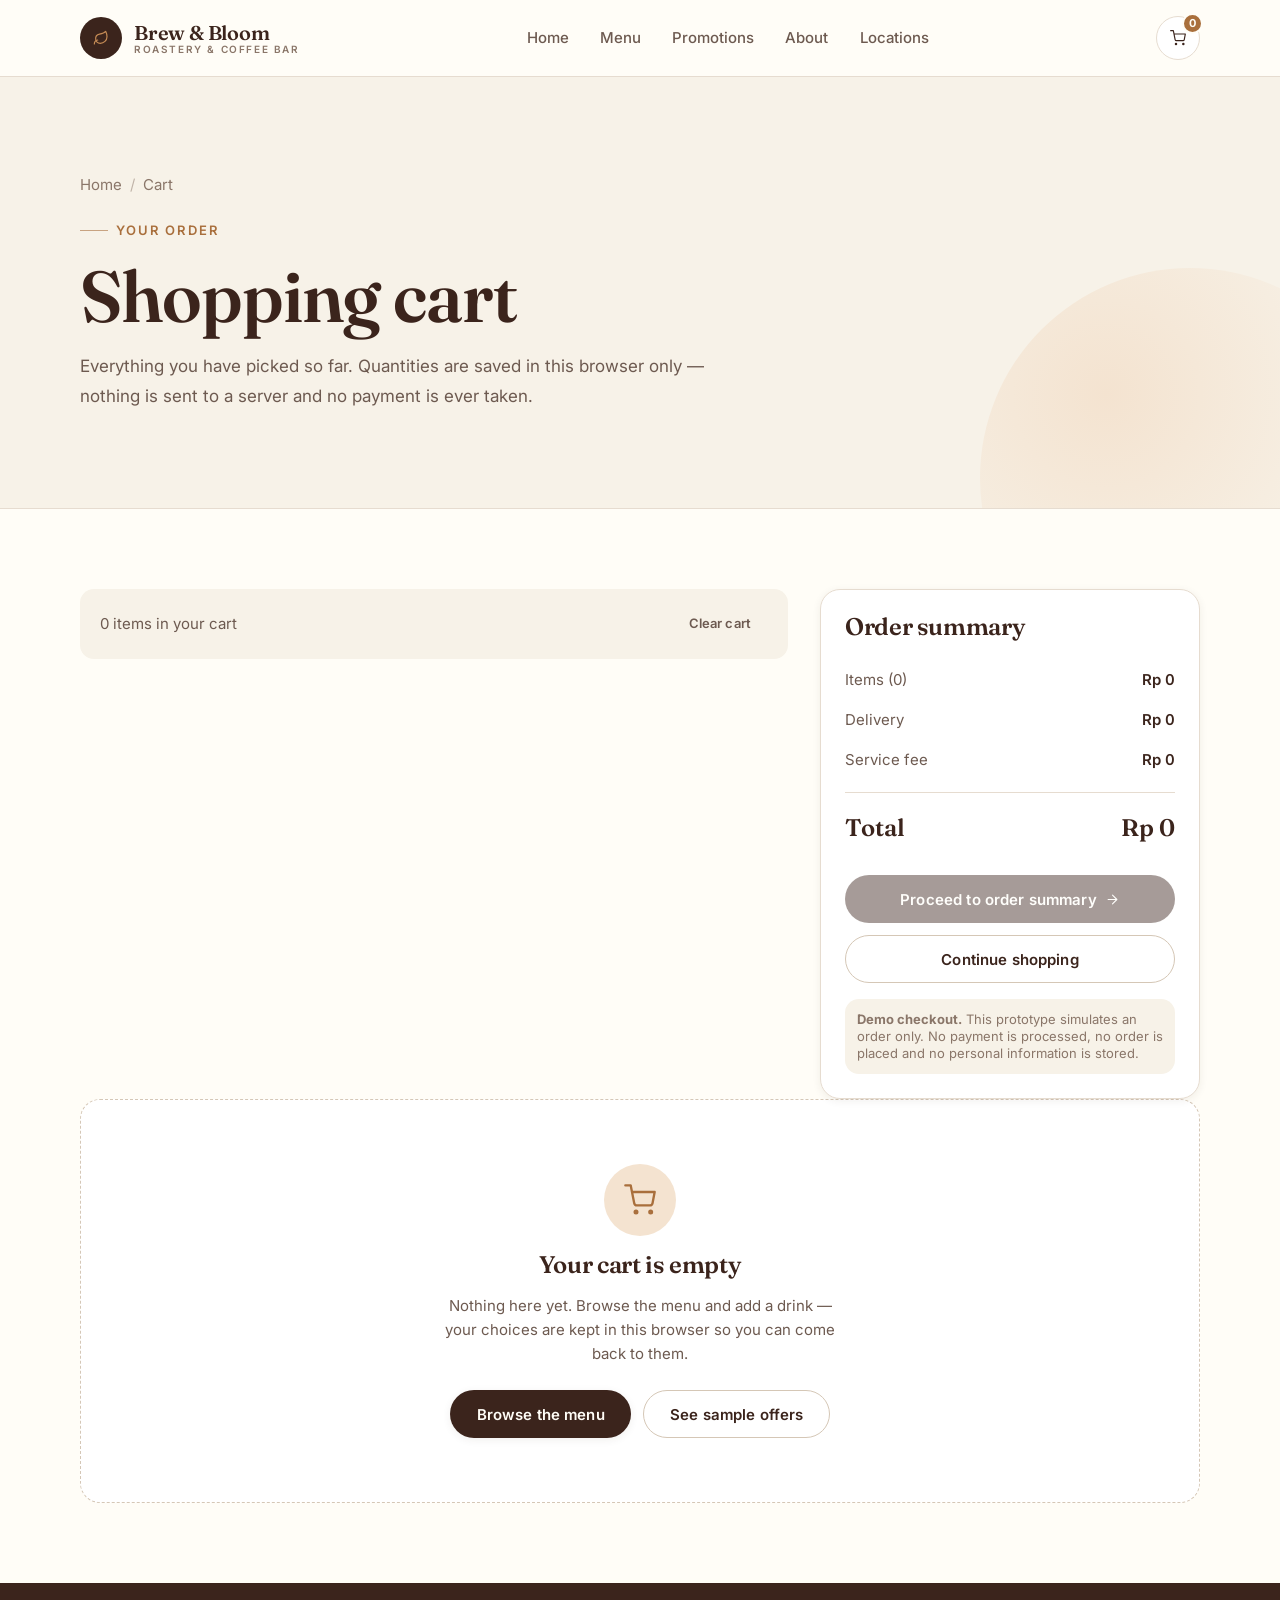
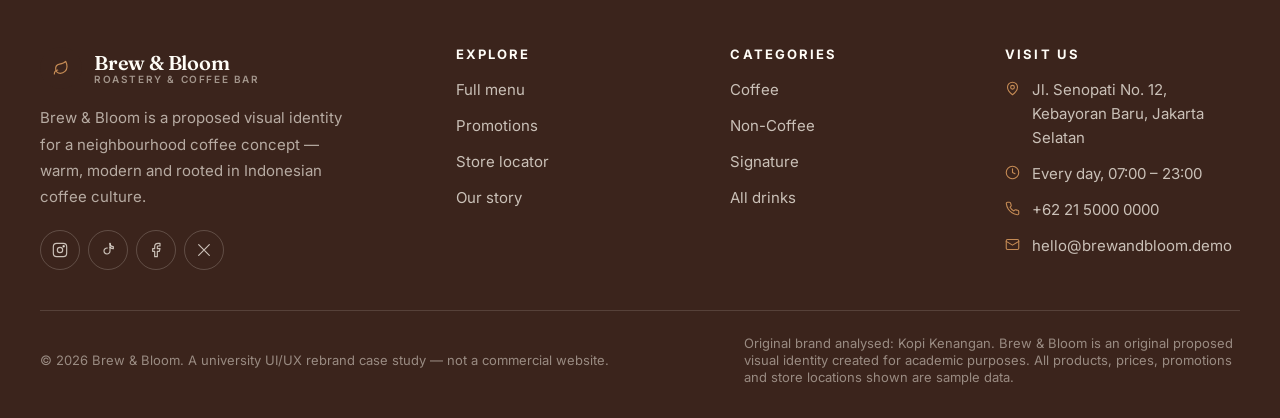
<file: cart.html>
<!DOCTYPE html>
<html lang="en">
<head>
  <meta charset="UTF-8">
  <meta name="viewport" content="width=device-width, initial-scale=1">
  <title>Cart — Brew &amp; Bloom</title>
  <meta name="description" content="Your Brew &amp; Bloom sample cart. Adjust quantities, remove items and see the running subtotal.">
  <meta name="author" content="Brew &amp; Bloom — university UI/UX case study">
  <meta name="theme-color" content="#3B241C">
  <link rel="preconnect" href="https://fonts.googleapis.com">
  <link rel="preconnect" href="https://fonts.gstatic.com" crossorigin>
  <link href="https://fonts.googleapis.com/css2?family=Fraunces:opsz,wght@9..144,400;9..144,500;9..144,600;9..144,700&family=Inter:wght@400;500;600;700&display=swap" rel="stylesheet">
  <link rel="stylesheet" href="css/style.css">
  <link rel="stylesheet" href="css/components.css">
  <link rel="stylesheet" href="css/responsive.css">
  <link rel="icon" href="assets/icons/favicon.svg" type="image/svg+xml">
</head>
<body>
  <a class="skip-link" href="#main">Skip to main content</a>

  <!-- ================= NAVIGATION (organism) ================= -->
  <header class="nav">
    <div class="container nav__inner">
      <a class="brand" href="index.html">
        <span class="brand__mark" aria-hidden="true">
          <svg class="icon" viewBox="0 0 24 24" fill="none" stroke="currentColor" stroke-width="1.75" stroke-linecap="round" stroke-linejoin="round">
            <path d="M11 20A7 7 0 0 1 9.8 6.1C15.5 5 17 4.48 19 2c1 2 2 4.18 2 8 0 5.5-4.78 10-10 10Z"/>
            <path d="M2 21c0-3 1.85-5.36 5.08-6"/>
          </svg>
        </span>
        <span class="brand__text">
          <span class="brand__name">Brew &amp; Bloom</span>
          <span class="brand__tag">Roastery &amp; Coffee Bar</span>
        </span>
      </a>

      <nav class="nav__links" aria-label="Main">
        <a class="nav__link" href="index.html" data-nav>Home</a>
        <a class="nav__link" href="menu.html" data-nav>Menu</a>
        <a class="nav__link" href="promotions.html" data-nav>Promotions</a>
        <a class="nav__link" href="about.html" data-nav>About</a>
        <a class="nav__link" href="locations.html" data-nav>Locations</a>
      </nav>

      <div class="nav__actions">
        <a class="cart-btn" href="cart.html" aria-label="Shopping cart, empty">
          <svg class="icon" viewBox="0 0 24 24" fill="none" stroke="currentColor" stroke-width="1.75" stroke-linecap="round" stroke-linejoin="round" aria-hidden="true">
            <circle cx="9" cy="21" r="1"/><circle cx="20" cy="21" r="1"/>
            <path d="M1 1h4l2.68 13.39a2 2 0 0 0 2 1.61h9.72a2 2 0 0 0 2-1.61L23 6H6"/>
          </svg>
          <span class="cart-btn__count" hidden>0</span>
        </a>
        <button type="button" class="nav__toggle" aria-expanded="false" aria-controls="mobile-drawer" aria-label="Open menu">
          <span class="nav__toggle-bars" aria-hidden="true"><span></span><span></span><span></span></span>
        </button>
      </div>
    </div>
  </header>

  <!-- ================= MOBILE DRAWER ================= -->
  <div class="nav__drawer" id="mobile-drawer">
    <button type="button" class="nav__scrim" aria-label="Close menu"></button>
    <div class="nav__panel" role="dialog" aria-modal="true" aria-label="Menu">
      <div class="nav__panel-head">
        <span class="brand">
          <span class="brand__mark" aria-hidden="true">
            <svg class="icon" viewBox="0 0 24 24" fill="none" stroke="currentColor" stroke-width="1.75" stroke-linecap="round" stroke-linejoin="round">
              <path d="M11 20A7 7 0 0 1 9.8 6.1C15.5 5 17 4.48 19 2c1 2 2 4.18 2 8 0 5.5-4.78 10-10 10Z"/>
              <path d="M2 21c0-3 1.85-5.36 5.08-6"/>
            </svg>
          </span>
          <span class="brand__text">
            <span class="brand__name">Brew &amp; Bloom</span>
            <span class="brand__tag">Roastery &amp; Coffee Bar</span>
          </span>
        </span>
        <button type="button" class="nav__close" aria-label="Close menu">
          <svg class="icon" viewBox="0 0 24 24" fill="none" stroke="currentColor" stroke-width="1.75" stroke-linecap="round" aria-hidden="true">
            <path d="M18 6 6 18M6 6l12 12"/>
          </svg>
        </button>
      </div>
            <a class="nav__link" href="index.html" data-nav>Home</a>
      <a class="nav__link" href="menu.html" data-nav>Menu</a>
      <a class="nav__link" href="promotions.html" data-nav>Promotions</a>
      <a class="nav__link" href="about.html" data-nav>About</a>
      <a class="nav__link" href="locations.html" data-nav>Locations</a>
      <a class="nav__link" href="cart.html" data-nav>Cart</a>
      <a class="nav__link" href="order-summary.html" data-nav>Order summary</a>
      <a class="btn btn--primary btn--block" href="menu.html" style="margin-top:1.5rem">Explore the menu</a>
    </div>
  </div>
  <main id="main">

    <!-- ================= PAGE BANNER ================= -->
    <section class="page-banner">
      <div class="container">
        <nav class="breadcrumb" aria-label="Breadcrumb">
          <a href="index.html">Home</a>
          <span class="breadcrumb__sep" aria-hidden="true">/</span>
          <span aria-current="page">Cart</span>
        </nav>
        <div class="page-banner__inner" style="margin-top:1rem">
          <span class="eyebrow">Your order</span>
          <h1>Shopping cart</h1>
          <p class="lede">
            Everything you have picked so far. Quantities are saved in this
            browser only — nothing is sent to a server and no payment is ever
            taken.
          </p>
        </div>
      </div>
    </section>

    <!-- ================= CART (organism) ================= -->
    <section class="section" aria-label="Cart contents">
      <div class="container">
        <div class="cart-layout" data-cart-layout>
          <div>
            <div class="cart-meta" style="margin-bottom:1.5rem">
              <span data-cart-count-label>0 items in your cart</span>
              <button type="button" class="btn btn--ghost btn--sm" data-cart-clear>
                Clear cart
              </button>
            </div>

            <ul class="cart-list" data-cart-list>
              <!-- Rendered by js/cart.js from localStorage -->
            </ul>
          </div>

          <!-- Summary -->
          <aside class="cart-summary" aria-labelledby="summary-title">
            <h2 class="cart-summary__title" id="summary-title">Order summary</h2>

            <div class="cart-summary__row">
              <span>Items (<span data-cart-count>0</span>)</span>
              <span class="cart-summary__value" data-cart-subtotal>Rp 0</span>
            </div>
            <div class="cart-summary__row">
              <span>Delivery</span>
              <span class="cart-summary__value">Rp 0</span>
            </div>
            <div class="cart-summary__row">
              <span>Service fee</span>
              <span class="cart-summary__value">Rp 0</span>
            </div>

            <div class="cart-summary__row cart-summary__row--total">
              <span>Total</span>
              <span class="cart-summary__value" data-cart-total>Rp 0</span>
            </div>

            <div class="cart-summary__actions">
              <a class="btn btn--primary btn--block" href="order-summary.html" data-cart-proceed>
                Proceed to order summary
                <svg class="icon btn__icon" viewBox="0 0 24 24" fill="none" stroke="currentColor" stroke-width="1.75" stroke-linecap="round" stroke-linejoin="round" aria-hidden="true">
                  <path d="M5 12h14M12 5l7 7-7 7"/>
                </svg>
              </a>
              <a class="btn btn--outline btn--block" href="menu.html">
                Continue shopping
              </a>
            </div>

            <p class="cart-summary__note">
              <strong>Demo checkout.</strong> This prototype simulates an order
              only. No payment is processed, no order is placed and no personal
              information is stored.
            </p>
          </aside>
        </div>

        <!-- Empty state -->
        <div class="empty-state" data-cart-empty hidden>
          <span class="empty-state__icon" aria-hidden="true">
            <svg class="icon" viewBox="0 0 24 24" fill="none" stroke="currentColor" stroke-width="1.75" stroke-linecap="round" stroke-linejoin="round">
              <circle cx="9" cy="21" r="1"/><circle cx="20" cy="21" r="1"/>
              <path d="M1 1h4l2.68 13.39a2 2 0 0 0 2 1.61h9.72a2 2 0 0 0 2-1.61L23 6H6"/>
            </svg>
          </span>
          <h2 class="empty-state__title">Your cart is empty</h2>
          <p class="empty-state__text">
            Nothing here yet. Browse the menu and add a drink — your choices are
            kept in this browser so you can come back to them.
          </p>
          <div class="empty-state__actions">
            <a class="btn btn--primary" href="menu.html">Browse the menu</a>
            <a class="btn btn--outline" href="promotions.html">See sample offers</a>
          </div>
        </div>
      </div>
    </section>

  </main>

  <!-- ================= FOOTER (organism) ================= -->
  <footer class="footer" data-footer></footer>

  <script src="js/data.js"></script>
  <script src="js/core.js"></script>
  <script src="js/main.js"></script>
  <script src="js/cart.js"></script>

</body>
</html>
</file>
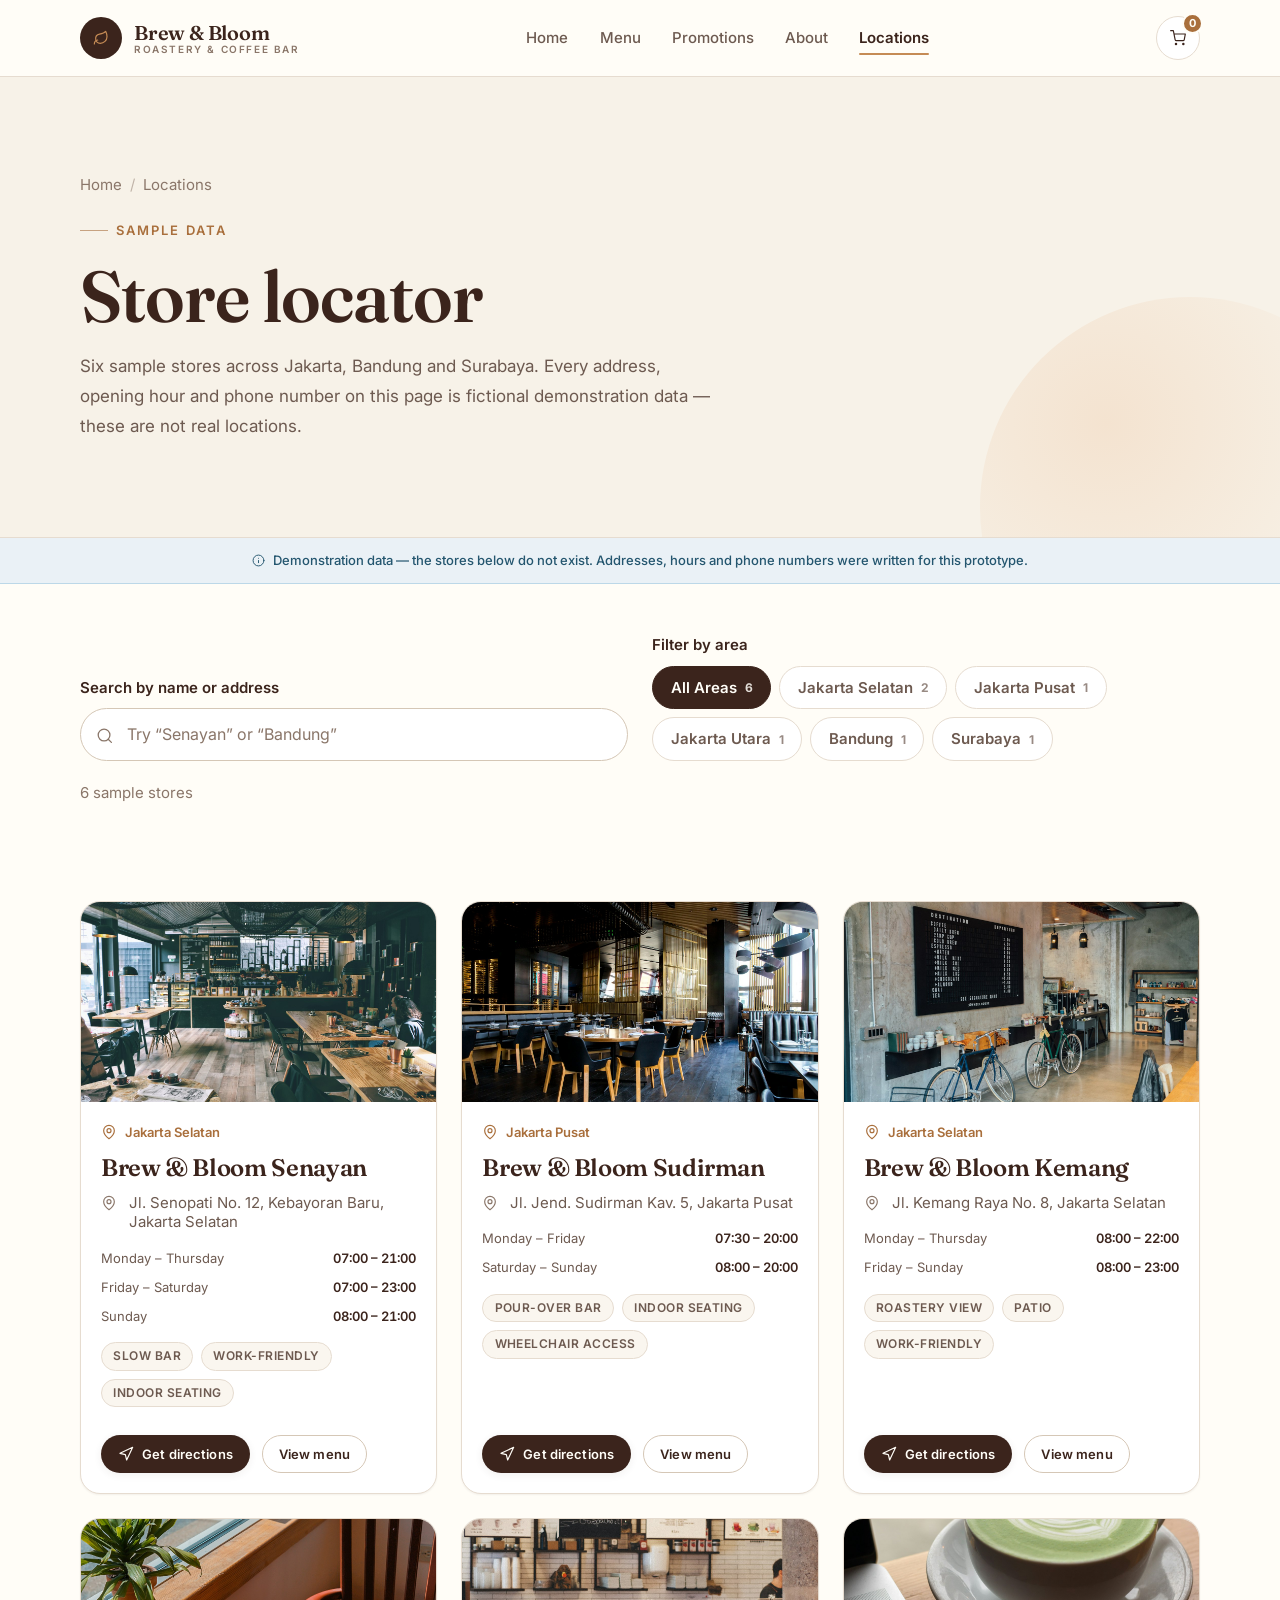
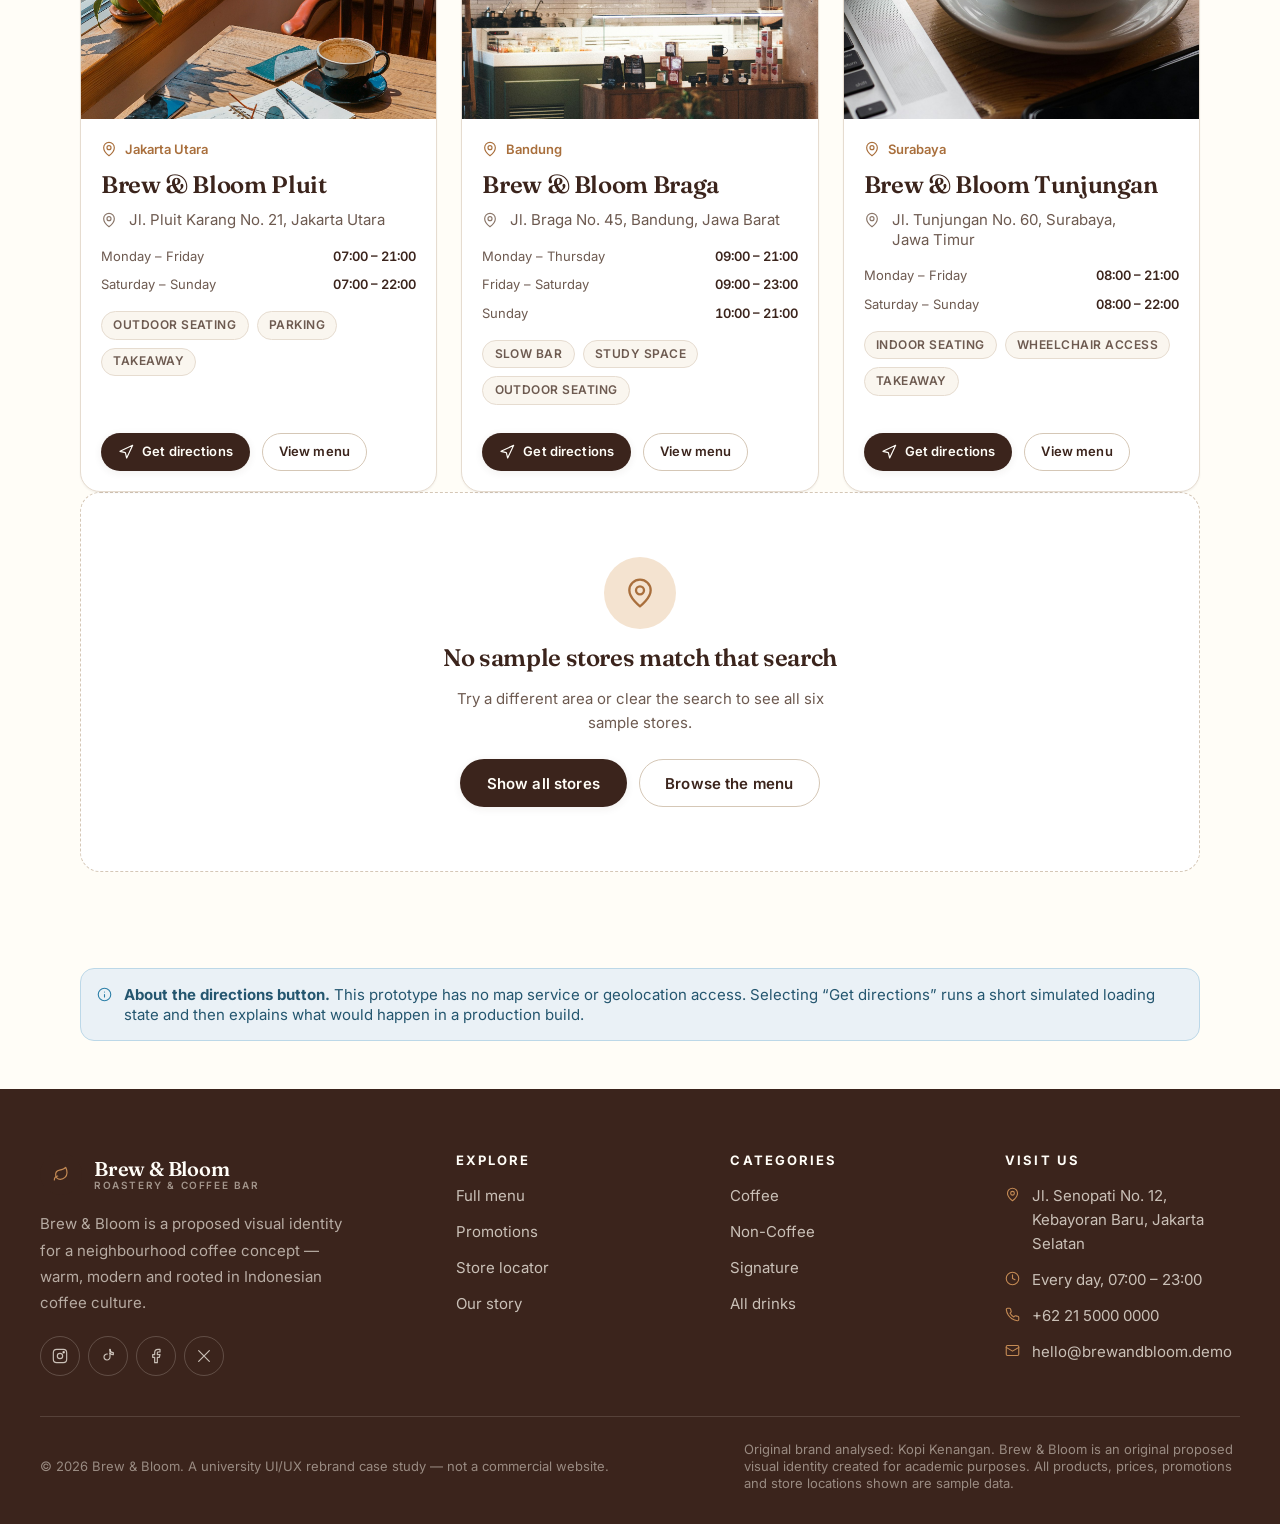
<file: locations.html>
<!DOCTYPE html>
<html lang="en">
<head>
  <meta charset="UTF-8">
  <meta name="viewport" content="width=device-width, initial-scale=1">
  <title>Store locator — Brew &amp; Bloom</title>
  <meta name="description" content="Find a sample Brew &amp; Bloom store. All addresses and opening hours are demonstration data for this design prototype.">
  <meta name="author" content="Brew &amp; Bloom — university UI/UX case study">
  <meta name="theme-color" content="#3B241C">
  <link rel="preconnect" href="https://fonts.googleapis.com">
  <link rel="preconnect" href="https://fonts.gstatic.com" crossorigin>
  <link href="https://fonts.googleapis.com/css2?family=Fraunces:opsz,wght@9..144,400;9..144,500;9..144,600;9..144,700&family=Inter:wght@400;500;600;700&display=swap" rel="stylesheet">
  <link rel="stylesheet" href="css/style.css">
  <link rel="stylesheet" href="css/components.css">
  <link rel="stylesheet" href="css/responsive.css">
  <link rel="icon" href="assets/icons/favicon.svg" type="image/svg+xml">
</head>
<body>
  <a class="skip-link" href="#main">Skip to main content</a>

  <!-- ================= NAVIGATION (organism) ================= -->
  <header class="nav">
    <div class="container nav__inner">
      <a class="brand" href="index.html">
        <span class="brand__mark" aria-hidden="true">
          <svg class="icon" viewBox="0 0 24 24" fill="none" stroke="currentColor" stroke-width="1.75" stroke-linecap="round" stroke-linejoin="round">
            <path d="M11 20A7 7 0 0 1 9.8 6.1C15.5 5 17 4.48 19 2c1 2 2 4.18 2 8 0 5.5-4.78 10-10 10Z"/>
            <path d="M2 21c0-3 1.85-5.36 5.08-6"/>
          </svg>
        </span>
        <span class="brand__text">
          <span class="brand__name">Brew &amp; Bloom</span>
          <span class="brand__tag">Roastery &amp; Coffee Bar</span>
        </span>
      </a>

      <nav class="nav__links" aria-label="Main">
        <a class="nav__link" href="index.html" data-nav>Home</a>
        <a class="nav__link" href="menu.html" data-nav>Menu</a>
        <a class="nav__link" href="promotions.html" data-nav>Promotions</a>
        <a class="nav__link" href="about.html" data-nav>About</a>
        <a class="nav__link" href="locations.html" data-nav>Locations</a>
      </nav>

      <div class="nav__actions">
        <a class="cart-btn" href="cart.html" aria-label="Shopping cart, empty">
          <svg class="icon" viewBox="0 0 24 24" fill="none" stroke="currentColor" stroke-width="1.75" stroke-linecap="round" stroke-linejoin="round" aria-hidden="true">
            <circle cx="9" cy="21" r="1"/><circle cx="20" cy="21" r="1"/>
            <path d="M1 1h4l2.68 13.39a2 2 0 0 0 2 1.61h9.72a2 2 0 0 0 2-1.61L23 6H6"/>
          </svg>
          <span class="cart-btn__count" hidden>0</span>
        </a>
        <button type="button" class="nav__toggle" aria-expanded="false" aria-controls="mobile-drawer" aria-label="Open menu">
          <span class="nav__toggle-bars" aria-hidden="true"><span></span><span></span><span></span></span>
        </button>
      </div>
    </div>
  </header>

  <!-- ================= MOBILE DRAWER ================= -->
  <div class="nav__drawer" id="mobile-drawer">
    <button type="button" class="nav__scrim" aria-label="Close menu"></button>
    <div class="nav__panel" role="dialog" aria-modal="true" aria-label="Menu">
      <div class="nav__panel-head">
        <span class="brand">
          <span class="brand__mark" aria-hidden="true">
            <svg class="icon" viewBox="0 0 24 24" fill="none" stroke="currentColor" stroke-width="1.75" stroke-linecap="round" stroke-linejoin="round">
              <path d="M11 20A7 7 0 0 1 9.8 6.1C15.5 5 17 4.48 19 2c1 2 2 4.18 2 8 0 5.5-4.78 10-10 10Z"/>
              <path d="M2 21c0-3 1.85-5.36 5.08-6"/>
            </svg>
          </span>
          <span class="brand__text">
            <span class="brand__name">Brew &amp; Bloom</span>
            <span class="brand__tag">Roastery &amp; Coffee Bar</span>
          </span>
        </span>
        <button type="button" class="nav__close" aria-label="Close menu">
          <svg class="icon" viewBox="0 0 24 24" fill="none" stroke="currentColor" stroke-width="1.75" stroke-linecap="round" aria-hidden="true">
            <path d="M18 6 6 18M6 6l12 12"/>
          </svg>
        </button>
      </div>
            <a class="nav__link" href="index.html" data-nav>Home</a>
      <a class="nav__link" href="menu.html" data-nav>Menu</a>
      <a class="nav__link" href="promotions.html" data-nav>Promotions</a>
      <a class="nav__link" href="about.html" data-nav>About</a>
      <a class="nav__link" href="locations.html" data-nav>Locations</a>
      <a class="nav__link" href="cart.html" data-nav>Cart</a>
      <a class="nav__link" href="order-summary.html" data-nav>Order summary</a>
      <a class="btn btn--primary btn--block" href="menu.html" style="margin-top:1.5rem">Explore the menu</a>
    </div>
  </div>
  <main id="main">

    <!-- ================= PAGE BANNER ================= -->
    <section class="page-banner">
      <div class="container">
        <nav class="breadcrumb" aria-label="Breadcrumb">
          <a href="index.html">Home</a>
          <span class="breadcrumb__sep" aria-hidden="true">/</span>
          <span aria-current="page">Locations</span>
        </nav>
        <div class="page-banner__inner" style="margin-top:1rem">
          <span class="eyebrow">Sample data</span>
          <h1>Store locator</h1>
          <p class="lede">
            Six sample stores across Jakarta, Bandung and Surabaya. Every
            address, opening hour and phone number on this page is fictional
            demonstration data — these are not real locations.
          </p>
        </div>
      </div>
    </section>

    <!-- ================= SAMPLE DATA NOTICE ================= -->
    <div class="sample-banner">
      <svg class="icon" viewBox="0 0 24 24" fill="none" stroke="currentColor" stroke-width="1.75" stroke-linecap="round" aria-hidden="true">
        <circle cx="12" cy="12" r="10"/><path d="M12 16v-4M12 8h.01"/>
      </svg>
      <span>Demonstration data — the stores below do not exist. Addresses, hours and phone numbers were written for this prototype.</span>
    </div>

    <!-- ================= TOOLBAR ================= -->
    <section class="section section--tight" aria-labelledby="locator-tools-title">
      <div class="container">
        <h2 class="visually-hidden" id="locator-tools-title">Search and filter stores</h2>

        <div class="grid grid--2" style="align-items:end">
          <div class="field">
            <label class="field__label" for="store-search">Search by name or address</label>
            <div class="search">
              <span class="search__icon" aria-hidden="true">
                <svg class="icon" viewBox="0 0 24 24" fill="none" stroke="currentColor" stroke-width="1.75" stroke-linecap="round" stroke-linejoin="round">
                  <circle cx="11" cy="11" r="8"/><path d="m21 21-4.35-4.35"/>
                </svg>
              </span>
              <input class="search__input" type="search" id="store-search" data-store-search
                     placeholder="Try “Senayan” or “Bandung”" autocomplete="off">
              <button type="button" class="search__clear" data-store-search-clear aria-label="Clear search">
                <svg class="icon" viewBox="0 0 24 24" fill="none" stroke="currentColor" stroke-width="1.75" stroke-linecap="round" aria-hidden="true">
                  <path d="M18 6 6 18M6 6l12 12"/>
                </svg>
              </button>
            </div>
          </div>

          <div>
            <span class="field__label" id="area-label">Filter by area</span>
            <div class="filters" data-area-filters role="group" aria-labelledby="area-label" style="margin-top:.5rem">
              <!-- Rendered by js/locations.js from js/data.js -->
            </div>
          </div>
        </div>

        <p class="text-subtle" style="margin-top:1.25rem" data-store-count aria-live="polite"></p>
      </div>
    </section>

    <!-- ================= STORE GRID ================= -->
    <section class="section section--tight" aria-label="Stores">
      <div class="container">
        <div class="grid grid--3" data-store-grid>
          <!-- Rendered by js/locations.js from js/data.js -->
        </div>

        <div class="empty-state" data-store-empty hidden>
          <span class="empty-state__icon" aria-hidden="true">
            <svg class="icon" viewBox="0 0 24 24" fill="none" stroke="currentColor" stroke-width="1.75" stroke-linecap="round" stroke-linejoin="round">
              <path d="M20 10c0 6-8 12-8 12s-8-6-8-12a8 8 0 0 1 16 0Z"/><circle cx="12" cy="10" r="3"/>
            </svg>
          </span>
          <h2 class="empty-state__title">No sample stores match that search</h2>
          <p class="empty-state__text">
            Try a different area or clear the search to see all six sample stores.
          </p>
          <div class="empty-state__actions">
            <a class="btn btn--primary" href="locations.html">Show all stores</a>
            <a class="btn btn--outline" href="menu.html">Browse the menu</a>
          </div>
        </div>
      </div>
    </section>

    <!-- ================= NOTE ================= -->
    <section class="section section--tight">
      <div class="container">
        <div class="notice notice--sample">
          <svg class="icon" viewBox="0 0 24 24" fill="none" stroke="currentColor" stroke-width="1.75" stroke-linecap="round" aria-hidden="true">
            <circle cx="12" cy="12" r="10"/><path d="M12 16v-4M12 8h.01"/>
          </svg>
          <p>
            <strong>About the directions button.</strong>
            This prototype has no map service or geolocation access. Selecting
            “Get directions” runs a short simulated loading state and then
            explains what would happen in a production build.
          </p>
        </div>
      </div>
    </section>

  </main>

  <!-- ================= FOOTER (organism) ================= -->
  <footer class="footer" data-footer></footer>

  <script src="js/data.js"></script>
  <script src="js/core.js"></script>
  <script src="js/main.js"></script>
  <script src="js/locations.js"></script>

</body>
</html>
</file>
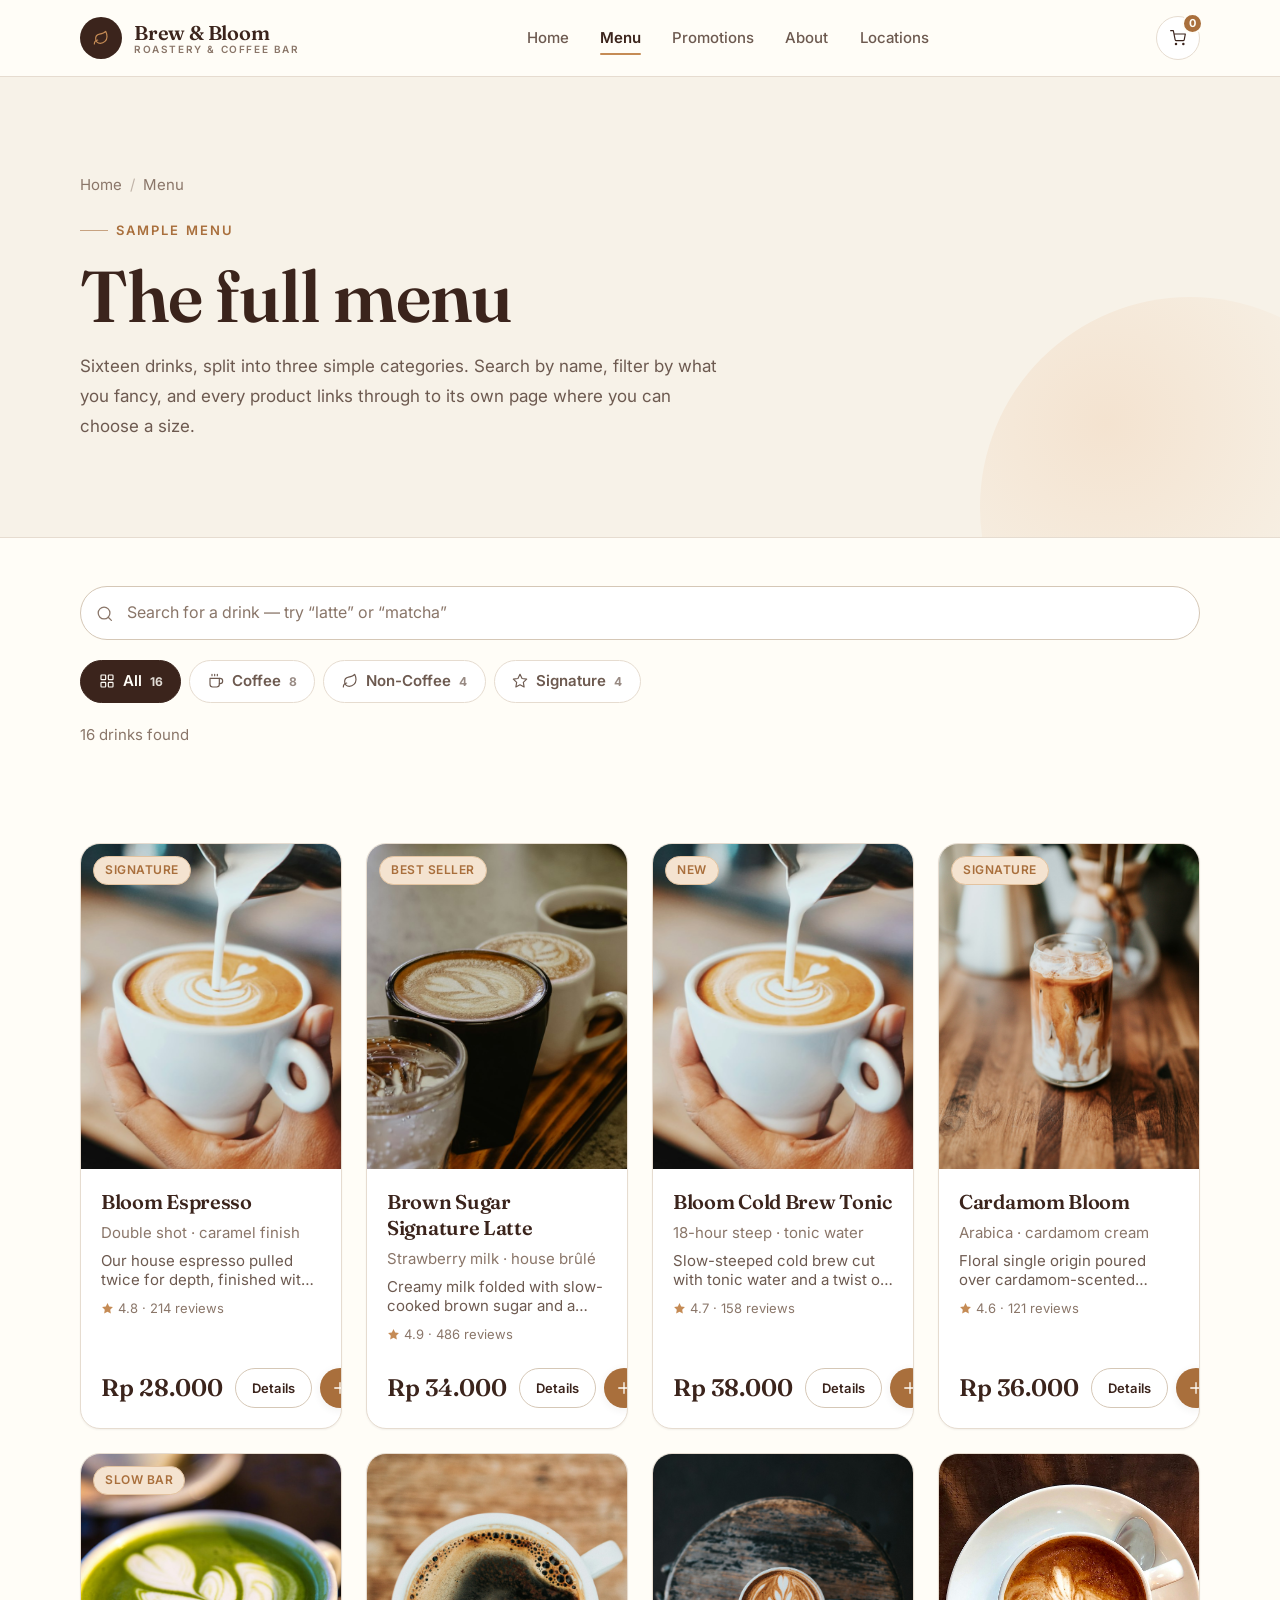
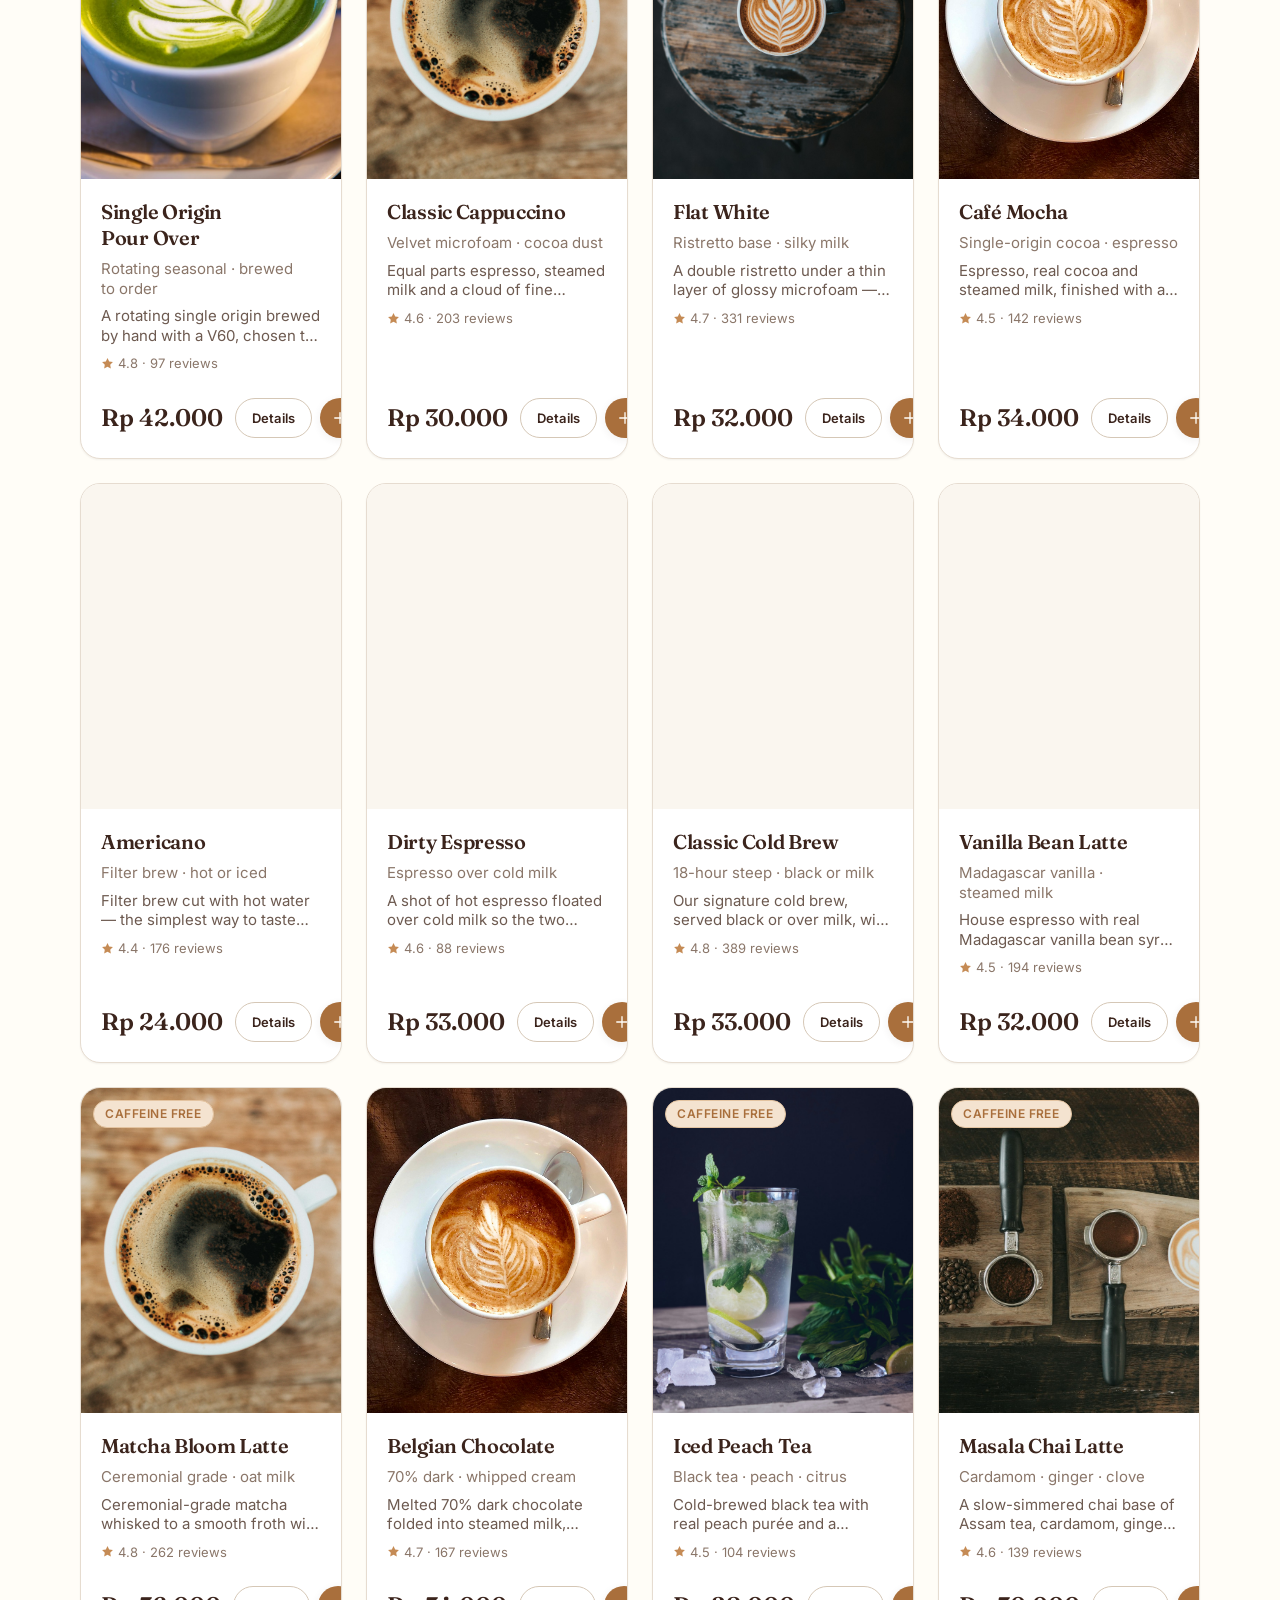
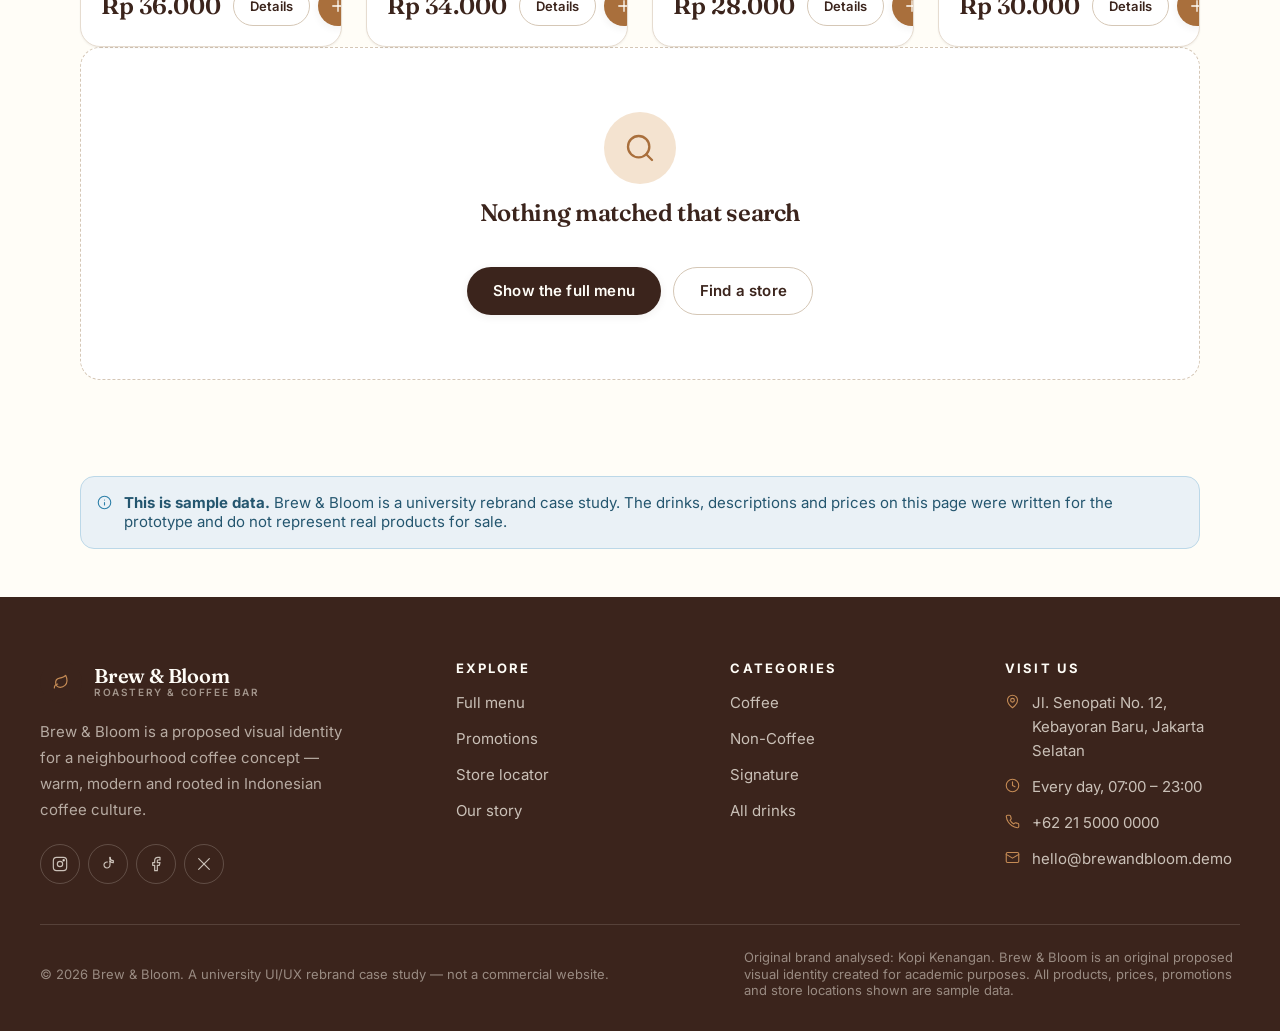
<file: menu.html>
<!DOCTYPE html>
<html lang="en">
<head>
  <meta charset="UTF-8">
  <meta name="viewport" content="width=device-width, initial-scale=1">
  <title>Menu — Brew &amp; Bloom</title>
  <meta name="description" content="Browse the full Brew &amp; Bloom sample menu. Filter by coffee, non-coffee or signature, and search by drink name.">
  <meta name="author" content="Brew &amp; Bloom — university UI/UX case study">
  <meta name="theme-color" content="#3B241C">
  <link rel="preconnect" href="https://fonts.googleapis.com">
  <link rel="preconnect" href="https://fonts.gstatic.com" crossorigin>
  <link href="https://fonts.googleapis.com/css2?family=Fraunces:opsz,wght@9..144,400;9..144,500;9..144,600;9..144,700&family=Inter:wght@400;500;600;700&display=swap" rel="stylesheet">
  <link rel="stylesheet" href="css/style.css">
  <link rel="stylesheet" href="css/components.css">
  <link rel="stylesheet" href="css/responsive.css">
  <link rel="icon" href="assets/icons/favicon.svg" type="image/svg+xml">
</head>
<body>
  <a class="skip-link" href="#main">Skip to main content</a>

  <!-- ================= NAVIGATION (organism) ================= -->
  <header class="nav">
    <div class="container nav__inner">
      <a class="brand" href="index.html">
        <span class="brand__mark" aria-hidden="true">
          <svg class="icon" viewBox="0 0 24 24" fill="none" stroke="currentColor" stroke-width="1.75" stroke-linecap="round" stroke-linejoin="round">
            <path d="M11 20A7 7 0 0 1 9.8 6.1C15.5 5 17 4.48 19 2c1 2 2 4.18 2 8 0 5.5-4.78 10-10 10Z"/>
            <path d="M2 21c0-3 1.85-5.36 5.08-6"/>
          </svg>
        </span>
        <span class="brand__text">
          <span class="brand__name">Brew &amp; Bloom</span>
          <span class="brand__tag">Roastery &amp; Coffee Bar</span>
        </span>
      </a>

      <nav class="nav__links" aria-label="Main">
        <a class="nav__link" href="index.html" data-nav>Home</a>
        <a class="nav__link" href="menu.html" data-nav>Menu</a>
        <a class="nav__link" href="promotions.html" data-nav>Promotions</a>
        <a class="nav__link" href="about.html" data-nav>About</a>
        <a class="nav__link" href="locations.html" data-nav>Locations</a>
      </nav>

      <div class="nav__actions">
        <a class="cart-btn" href="cart.html" aria-label="Shopping cart, empty">
          <svg class="icon" viewBox="0 0 24 24" fill="none" stroke="currentColor" stroke-width="1.75" stroke-linecap="round" stroke-linejoin="round" aria-hidden="true">
            <circle cx="9" cy="21" r="1"/><circle cx="20" cy="21" r="1"/>
            <path d="M1 1h4l2.68 13.39a2 2 0 0 0 2 1.61h9.72a2 2 0 0 0 2-1.61L23 6H6"/>
          </svg>
          <span class="cart-btn__count" hidden>0</span>
        </a>
        <button type="button" class="nav__toggle" aria-expanded="false" aria-controls="mobile-drawer" aria-label="Open menu">
          <span class="nav__toggle-bars" aria-hidden="true"><span></span><span></span><span></span></span>
        </button>
      </div>
    </div>
  </header>

  <!-- ================= MOBILE DRAWER ================= -->
  <div class="nav__drawer" id="mobile-drawer">
    <button type="button" class="nav__scrim" aria-label="Close menu"></button>
    <div class="nav__panel" role="dialog" aria-modal="true" aria-label="Menu">
      <div class="nav__panel-head">
        <span class="brand">
          <span class="brand__mark" aria-hidden="true">
            <svg class="icon" viewBox="0 0 24 24" fill="none" stroke="currentColor" stroke-width="1.75" stroke-linecap="round" stroke-linejoin="round">
              <path d="M11 20A7 7 0 0 1 9.8 6.1C15.5 5 17 4.48 19 2c1 2 2 4.18 2 8 0 5.5-4.78 10-10 10Z"/>
              <path d="M2 21c0-3 1.85-5.36 5.08-6"/>
            </svg>
          </span>
          <span class="brand__text">
            <span class="brand__name">Brew &amp; Bloom</span>
            <span class="brand__tag">Roastery &amp; Coffee Bar</span>
          </span>
        </span>
        <button type="button" class="nav__close" aria-label="Close menu">
          <svg class="icon" viewBox="0 0 24 24" fill="none" stroke="currentColor" stroke-width="1.75" stroke-linecap="round" aria-hidden="true">
            <path d="M18 6 6 18M6 6l12 12"/>
          </svg>
        </button>
      </div>
            <a class="nav__link" href="index.html" data-nav>Home</a>
      <a class="nav__link" href="menu.html" data-nav>Menu</a>
      <a class="nav__link" href="promotions.html" data-nav>Promotions</a>
      <a class="nav__link" href="about.html" data-nav>About</a>
      <a class="nav__link" href="locations.html" data-nav>Locations</a>
      <a class="nav__link" href="cart.html" data-nav>Cart</a>
      <a class="nav__link" href="order-summary.html" data-nav>Order summary</a>
      <a class="btn btn--primary btn--block" href="menu.html" style="margin-top:1.5rem">Explore the menu</a>
    </div>
  </div>
  <main id="main">

    <!-- ================= PAGE BANNER ================= -->
    <section class="page-banner">
      <div class="container">
        <nav class="breadcrumb" aria-label="Breadcrumb">
          <a href="index.html">Home</a>
          <span class="breadcrumb__sep" aria-hidden="true">/</span>
          <span aria-current="page">Menu</span>
        </nav>
        <div class="page-banner__inner" style="margin-top:1rem">
          <span class="eyebrow">Sample menu</span>
          <h1>The full menu</h1>
          <p class="lede">
            Sixteen drinks, split into three simple categories. Search by name,
            filter by what you fancy, and every product links through to its own
            page where you can choose a size.
          </p>
        </div>
      </div>
    </section>

    <!-- ================= MENU TOOLBAR ================= -->
    <section class="section section--tight" aria-labelledby="menu-tools-title">
      <div class="container">
        <h2 class="visually-hidden" id="menu-tools-title">Filter and search the menu</h2>

        <!-- Search bar (molecule) -->
        <form class="search" role="search" onsubmit="return false;">
          <span class="search__icon" aria-hidden="true">
            <svg class="icon" viewBox="0 0 24 24" fill="none" stroke="currentColor" stroke-width="1.75" stroke-linecap="round" stroke-linejoin="round">
              <circle cx="11" cy="11" r="8"/><path d="m21 21-4.35-4.35"/>
            </svg>
          </span>
          <label class="visually-hidden" for="menu-search">Search drinks by name</label>
          <input class="search__input" type="search" id="menu-search" data-search
                 placeholder="Search for a drink — try “latte” or “matcha”"
                 autocomplete="off">
          <button type="button" class="search__clear" data-search-clear aria-label="Clear search">
            <svg class="icon" viewBox="0 0 24 24" fill="none" stroke="currentColor" stroke-width="1.75" stroke-linecap="round" aria-hidden="true">
              <path d="M18 6 6 18M6 6l12 12"/>
            </svg>
          </button>
        </form>

        <!-- Category filters (molecule) -->
        <div class="filters" style="margin-top:1.25rem" data-filters role="group" aria-label="Filter by category">
          <!-- Rendered by js/menu.js from js/data.js -->
        </div>

        <p class="text-subtle" style="margin-top:1.25rem" data-result-count aria-live="polite"></p>
      </div>
    </section>

    <!-- ================= PRODUCT GRID (organism) ================= -->
    <section class="section section--tight" aria-label="Drinks">
      <div class="container">
        <div class="product-grid" data-product-grid>
          <!-- Rendered by js/menu.js from js/data.js -->
        </div>

        <!-- Empty state -->
        <div class="empty-state" data-empty-state hidden>
          <span class="empty-state__icon" aria-hidden="true">
            <svg class="icon" viewBox="0 0 24 24" fill="none" stroke="currentColor" stroke-width="1.75" stroke-linecap="round" stroke-linejoin="round">
              <circle cx="11" cy="11" r="8"/><path d="m21 21-4.35-4.35"/>
            </svg>
          </span>
          <h2 class="empty-state__title">Nothing matched that search</h2>
          <p class="empty-state__text" data-empty-query></p>
          <div class="empty-state__actions">
            <a class="btn btn--primary" href="menu.html">Show the full menu</a>
            <a class="btn btn--outline" href="locations.html">Find a store</a>
          </div>
        </div>
      </div>
    </section>

    <!-- ================= HELPFUL NOTE ================= -->
    <section class="section section--tight">
      <div class="container">
        <div class="notice notice--sample">
          <svg class="icon" viewBox="0 0 24 24" fill="none" stroke="currentColor" stroke-width="1.75" stroke-linecap="round" aria-hidden="true">
            <circle cx="12" cy="12" r="10"/><path d="M12 16v-4M12 8h.01"/>
          </svg>
          <p>
            <strong>This is sample data.</strong>
            Brew &amp; Bloom is a university rebrand case study. The drinks,
            descriptions and prices on this page were written for the prototype
            and do not represent real products for sale.
          </p>
        </div>
      </div>
    </section>

  </main>

  <!-- ================= FOOTER (organism) ================= -->
  <footer class="footer" data-footer></footer>

  <script src="js/data.js"></script>
  <script src="js/core.js"></script>
  <script src="js/main.js"></script>
  <script src="js/menu.js"></script>

</body>
</html>
</file>
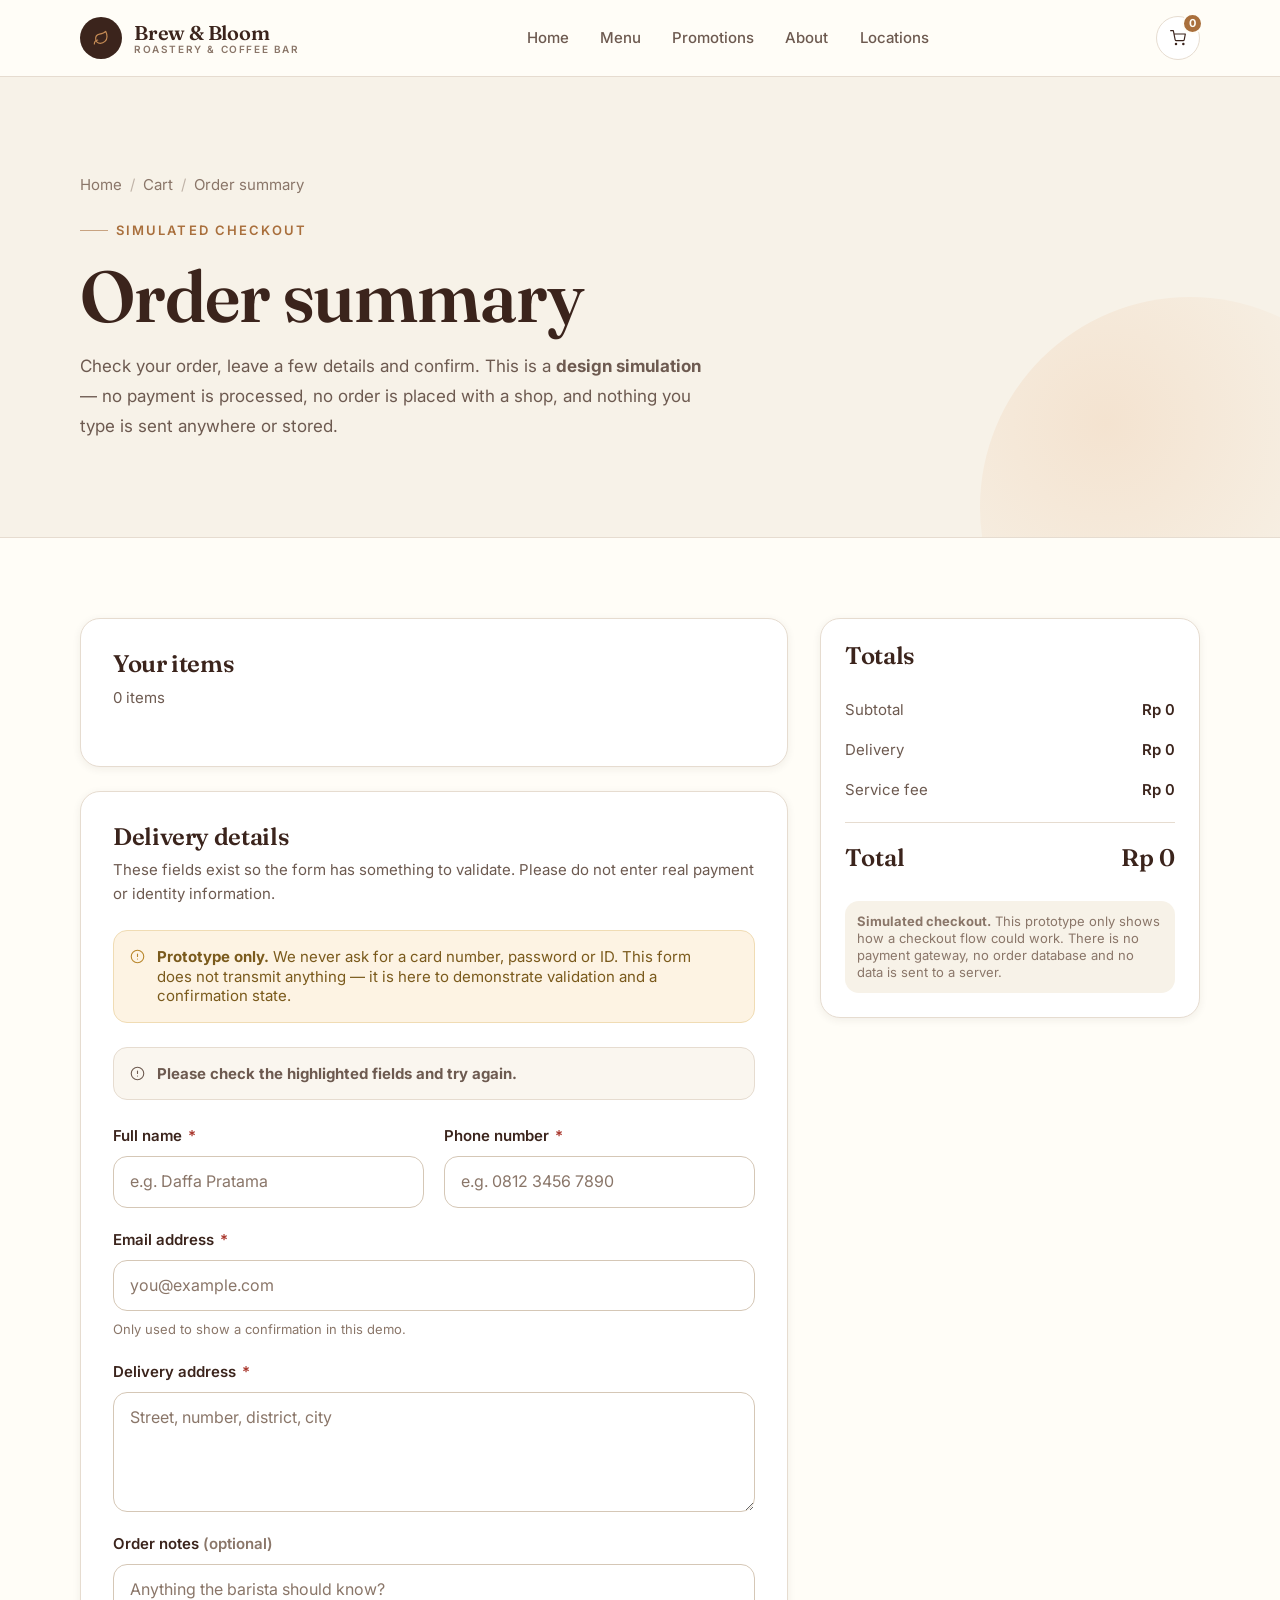
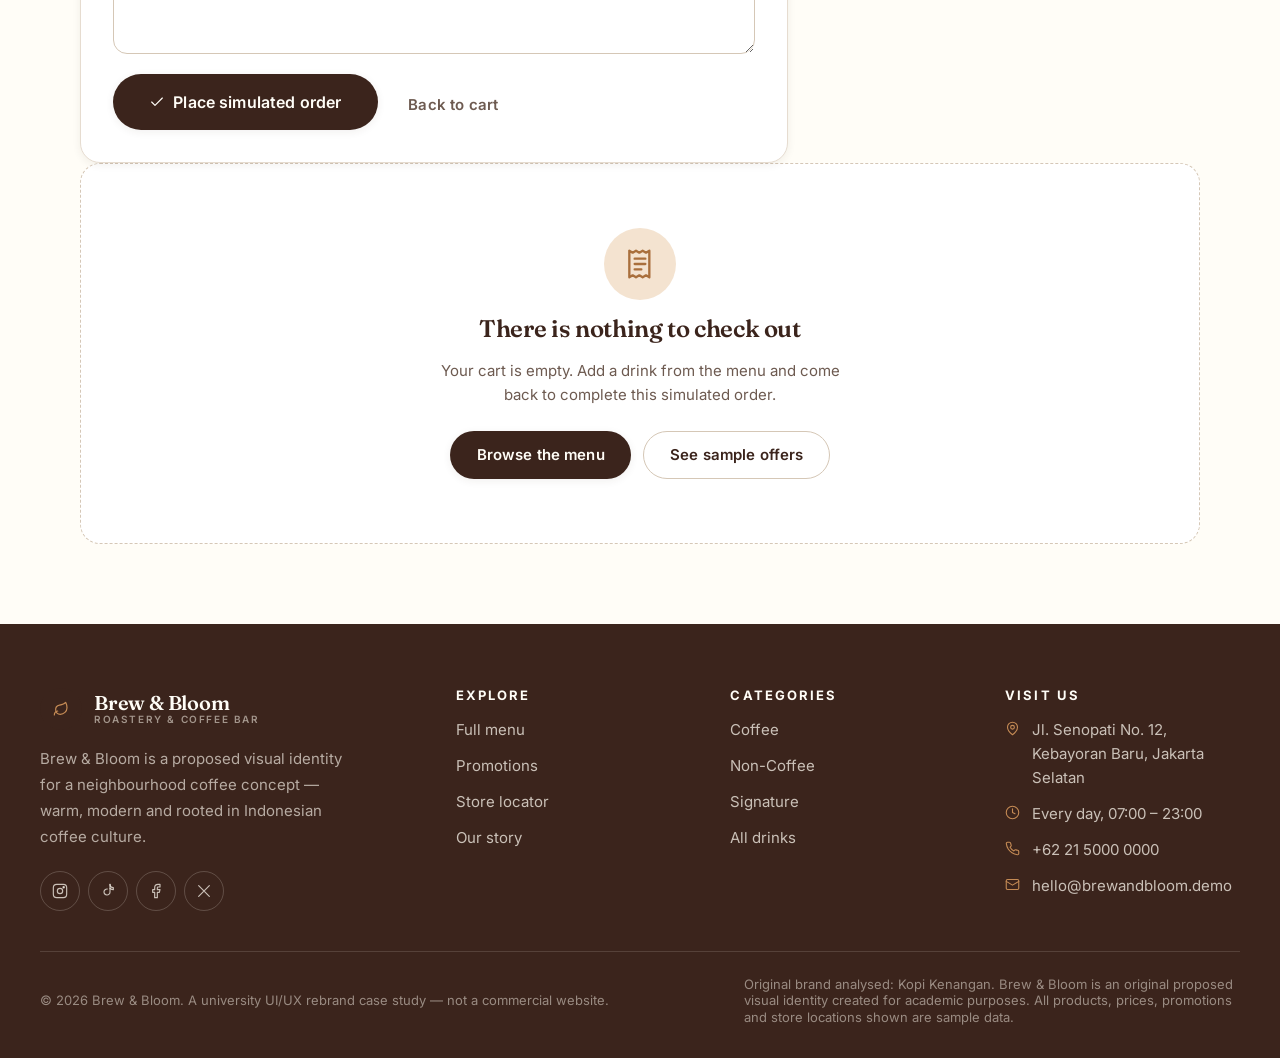
<file: order-summary.html>
<!DOCTYPE html>
<html lang="en">
<head>
  <meta charset="UTF-8">
  <meta name="viewport" content="width=device-width, initial-scale=1">
  <title>Order summary — Brew &amp; Bloom</title>
  <meta name="description" content="Review your sample order and complete a simulated checkout. No payment is processed and no personal data is stored.">
  <meta name="author" content="Brew &amp; Bloom — university UI/UX case study">
  <meta name="theme-color" content="#3B241C">
  <link rel="preconnect" href="https://fonts.googleapis.com">
  <link rel="preconnect" href="https://fonts.gstatic.com" crossorigin>
  <link href="https://fonts.googleapis.com/css2?family=Fraunces:opsz,wght@9..144,400;9..144,500;9..144,600;9..144,700&family=Inter:wght@400;500;600;700&display=swap" rel="stylesheet">
  <link rel="stylesheet" href="css/style.css">
  <link rel="stylesheet" href="css/components.css">
  <link rel="stylesheet" href="css/responsive.css">
  <link rel="icon" href="assets/icons/favicon.svg" type="image/svg+xml">
</head>
<body>
  <a class="skip-link" href="#main">Skip to main content</a>

  <!-- ================= NAVIGATION (organism) ================= -->
  <header class="nav">
    <div class="container nav__inner">
      <a class="brand" href="index.html">
        <span class="brand__mark" aria-hidden="true">
          <svg class="icon" viewBox="0 0 24 24" fill="none" stroke="currentColor" stroke-width="1.75" stroke-linecap="round" stroke-linejoin="round">
            <path d="M11 20A7 7 0 0 1 9.8 6.1C15.5 5 17 4.48 19 2c1 2 2 4.18 2 8 0 5.5-4.78 10-10 10Z"/>
            <path d="M2 21c0-3 1.85-5.36 5.08-6"/>
          </svg>
        </span>
        <span class="brand__text">
          <span class="brand__name">Brew &amp; Bloom</span>
          <span class="brand__tag">Roastery &amp; Coffee Bar</span>
        </span>
      </a>

      <nav class="nav__links" aria-label="Main">
        <a class="nav__link" href="index.html" data-nav>Home</a>
        <a class="nav__link" href="menu.html" data-nav>Menu</a>
        <a class="nav__link" href="promotions.html" data-nav>Promotions</a>
        <a class="nav__link" href="about.html" data-nav>About</a>
        <a class="nav__link" href="locations.html" data-nav>Locations</a>
      </nav>

      <div class="nav__actions">
        <a class="cart-btn" href="cart.html" aria-label="Shopping cart, empty">
          <svg class="icon" viewBox="0 0 24 24" fill="none" stroke="currentColor" stroke-width="1.75" stroke-linecap="round" stroke-linejoin="round" aria-hidden="true">
            <circle cx="9" cy="21" r="1"/><circle cx="20" cy="21" r="1"/>
            <path d="M1 1h4l2.68 13.39a2 2 0 0 0 2 1.61h9.72a2 2 0 0 0 2-1.61L23 6H6"/>
          </svg>
          <span class="cart-btn__count" hidden>0</span>
        </a>
        <button type="button" class="nav__toggle" aria-expanded="false" aria-controls="mobile-drawer" aria-label="Open menu">
          <span class="nav__toggle-bars" aria-hidden="true"><span></span><span></span><span></span></span>
        </button>
      </div>
    </div>
  </header>

  <!-- ================= MOBILE DRAWER ================= -->
  <div class="nav__drawer" id="mobile-drawer">
    <button type="button" class="nav__scrim" aria-label="Close menu"></button>
    <div class="nav__panel" role="dialog" aria-modal="true" aria-label="Menu">
      <div class="nav__panel-head">
        <span class="brand">
          <span class="brand__mark" aria-hidden="true">
            <svg class="icon" viewBox="0 0 24 24" fill="none" stroke="currentColor" stroke-width="1.75" stroke-linecap="round" stroke-linejoin="round">
              <path d="M11 20A7 7 0 0 1 9.8 6.1C15.5 5 17 4.48 19 2c1 2 2 4.18 2 8 0 5.5-4.78 10-10 10Z"/>
              <path d="M2 21c0-3 1.85-5.36 5.08-6"/>
            </svg>
          </span>
          <span class="brand__text">
            <span class="brand__name">Brew &amp; Bloom</span>
            <span class="brand__tag">Roastery &amp; Coffee Bar</span>
          </span>
        </span>
        <button type="button" class="nav__close" aria-label="Close menu">
          <svg class="icon" viewBox="0 0 24 24" fill="none" stroke="currentColor" stroke-width="1.75" stroke-linecap="round" aria-hidden="true">
            <path d="M18 6 6 18M6 6l12 12"/>
          </svg>
        </button>
      </div>
            <a class="nav__link" href="index.html" data-nav>Home</a>
      <a class="nav__link" href="menu.html" data-nav>Menu</a>
      <a class="nav__link" href="promotions.html" data-nav>Promotions</a>
      <a class="nav__link" href="about.html" data-nav>About</a>
      <a class="nav__link" href="locations.html" data-nav>Locations</a>
      <a class="nav__link" href="cart.html" data-nav>Cart</a>
      <a class="nav__link" href="order-summary.html" data-nav>Order summary</a>
      <a class="btn btn--primary btn--block" href="menu.html" style="margin-top:1.5rem">Explore the menu</a>
    </div>
  </div>
  <main id="main">

    <!-- ================= PAGE BANNER ================= -->
    <section class="page-banner">
      <div class="container">
        <nav class="breadcrumb" aria-label="Breadcrumb">
          <a href="index.html">Home</a>
          <span class="breadcrumb__sep" aria-hidden="true">/</span>
          <a href="cart.html">Cart</a>
          <span class="breadcrumb__sep" aria-hidden="true">/</span>
          <span aria-current="page">Order summary</span>
        </nav>
        <div class="page-banner__inner" style="margin-top:1rem">
          <span class="eyebrow">Simulated checkout</span>
          <h1>Order summary</h1>
          <p class="lede">
            Check your order, leave a few details and confirm. This is a
            <strong>design simulation</strong> — no payment is processed, no
            order is placed with a shop, and nothing you type is sent anywhere
            or stored.
          </p>
        </div>
      </div>
    </section>

    <!-- ================= ORDER SUMMARY ================= -->
    <section class="section" aria-label="Order summary">
      <div class="container">
        <div class="order-layout" data-order-layout>
          <div>

            <!-- Items -->
            <div class="order-panel" style="margin-bottom:1.5rem">
              <h2 class="order-panel__title">Your items</h2>
              <p class="order-panel__sub" data-order-count>0 items</p>
              <div data-order-items>
                <!-- Rendered by js/order-summary.js from localStorage -->
              </div>
            </div>

            <!-- Mock checkout form -->
            <div class="order-panel" data-order-form-panel>
              <h2 class="order-panel__title">Delivery details</h2>
              <p class="order-panel__sub">
                These fields exist so the form has something to validate. Please
                do not enter real payment or identity information.
              </p>

              <div class="notice notice--warn" style="margin-bottom:1.5rem" role="note">
                <svg class="icon" viewBox="0 0 24 24" fill="none" stroke="currentColor" stroke-width="1.75" stroke-linecap="round" aria-hidden="true">
                  <circle cx="12" cy="12" r="10"/><path d="M12 8v4M12 16h.01"/>
                </svg>
                <p>
                  <strong>Prototype only.</strong>
                  We never ask for a card number, password or ID. This form does
                  not transmit anything — it is here to demonstrate validation
                  and a confirmation state.
                </p>
              </div>

              <div class="notice notice--danger" data-form-error-summary hidden tabindex="-1" role="alert" style="margin-bottom:1.5rem">
                <svg class="icon" viewBox="0 0 24 24" fill="none" stroke="currentColor" stroke-width="1.75" stroke-linecap="round" aria-hidden="true">
                  <circle cx="12" cy="12" r="10"/><path d="M12 8v4M12 16h.01"/>
                </svg>
                <p><strong>Please check the highlighted fields and try again.</strong></p>
              </div>


              <form class="form-grid" data-order-form novalidate>
                <div class="form-grid form-grid--2">
                  <div class="field">
                    <label class="field__label" for="order-name">Full name <span class="req" aria-hidden="true">*</span></label>
                    <input class="input" type="text" id="order-name" name="name"
                           autocomplete="name" required
                           placeholder="e.g. Daffa Pratama">
                    <span class="field__error" role="alert"></span>
                  </div>

                  <div class="field">
                    <label class="field__label" for="order-phone">Phone number <span class="req" aria-hidden="true">*</span></label>
                    <input class="input" type="tel" id="order-phone" name="phone"
                           autocomplete="tel" required
                           placeholder="e.g. 0812 3456 7890">
                    <span class="field__error" role="alert"></span>
                  </div>
                </div>

                <div class="field">
                  <label class="field__label" for="order-email">Email address <span class="req" aria-hidden="true">*</span></label>
                  <input class="input" type="email" id="order-email" name="email"
                         autocomplete="email" required
                         placeholder="you@example.com">
                  <span class="field__hint">Only used to show a confirmation in this demo.</span>
                  <span class="field__error" role="alert"></span>
                </div>

                <div class="field">
                  <label class="field__label" for="order-address">Delivery address <span class="req" aria-hidden="true">*</span></label>
                  <textarea class="textarea" id="order-address" name="address" required
                            placeholder="Street, number, district, city"></textarea>
                  <span class="field__error" role="alert"></span>
                </div>

                <div class="field">
                  <label class="field__label" for="order-notes">Order notes <span class="text-subtle">(optional)</span></label>
                  <textarea class="textarea" id="order-notes" name="notes"
                            style="min-height:90px"
                            placeholder="Anything the barista should know?"></textarea>
                  <span class="field__error" role="alert"></span>
                </div>

                <div class="flex-wrap gap-3">
                  <button type="submit" class="btn btn--primary btn--lg" data-order-submit>
                    <svg class="icon btn__icon" viewBox="0 0 24 24" fill="none" stroke="currentColor" stroke-width="1.75" stroke-linecap="round" stroke-linejoin="round" aria-hidden="true">
                      <path d="M20 6 9 17l-5-5"/>
                    </svg>
                    Place simulated order
                  </button>
                  <a class="btn btn--ghost" href="cart.html">Back to cart</a>
                </div>
              </form>
            </div>


            <!-- Confirmation state -->
            <div class="order-panel confirmation" data-order-confirmation hidden>
              <span class="confirmation__icon" aria-hidden="true">
                <svg class="icon" viewBox="0 0 24 24" fill="none" stroke="currentColor" stroke-width="1.75" stroke-linecap="round" stroke-linejoin="round">
                  <path d="M20 6 9 17l-5-5"/>
                </svg>
              </span>
              <h2 class="empty-state__title">Order confirmed (simulated)</h2>
              <p class="empty-state__text" style="margin-top:.75rem">
                Thank you, <strong data-confirmation-name>friend</strong> — your
                simulated order for <strong data-confirmation-count>0 items</strong>
                totalling <strong data-confirmation-total>Rp 0</strong> has been
                "placed".
              </p>
              <p class="confirmation__ref" data-confirmation-ref>BB-000000</p>

              <div class="notice notice--warn" style="margin-top:1.5rem;text-align:left">
                <svg class="icon" viewBox="0 0 24 24" fill="none" stroke="currentColor" stroke-width="1.75" stroke-linecap="round" aria-hidden="true">
                  <circle cx="12" cy="12" r="10"/><path d="M12 8v4M12 16h.01"/>
                </svg>
                <p>
                  <strong>Nothing was really ordered.</strong>
                  No payment was taken, no store received this request and no
                  personal data was saved. The reference above was generated
                  locally in your browser.
                </p>
              </div>

              <div class="confirmation__actions">
                <a class="btn btn--primary" href="menu.html">Back to the menu</a>
                <a class="btn btn--outline" href="index.html">Return home</a>
              </div>
            </div>

          </div>

          <!-- Totals -->
          <aside class="cart-summary" aria-labelledby="order-summary-title">
            <h2 class="cart-summary__title" id="order-summary-title">Totals</h2>

            <div class="cart-summary__row">
              <span>Subtotal</span>
              <span class="cart-summary__value" data-order-subtotal>Rp 0</span>
            </div>
            <div class="cart-summary__row">
              <span>Delivery</span>
              <span class="cart-summary__value">Rp 0</span>
            </div>
            <div class="cart-summary__row">
              <span>Service fee</span>
              <span class="cart-summary__value">Rp 0</span>
            </div>

            <div class="cart-summary__row cart-summary__row--total">
              <span>Total</span>
              <span class="cart-summary__value" data-order-total>Rp 0</span>
            </div>

            <p class="cart-summary__note">
              <strong>Simulated checkout.</strong> This prototype only shows
              how a checkout flow could work. There is no payment gateway, no
              order database and no data is sent to a server.
            </p>
          </aside>
        </div>

        <!-- Empty state -->
        <div class="empty-state" data-order-empty hidden>
          <span class="empty-state__icon" aria-hidden="true">
            <svg class="icon" viewBox="0 0 24 24" fill="none" stroke="currentColor" stroke-width="1.75" stroke-linecap="round" stroke-linejoin="round">
              <path d="M4 2v20l2.5-1.5L9 22l2.5-1.5L14 22l2.5-1.5L19 22V2l-2.5 1.5L14 2l-2.5 1.5L9 2 6.5 3.5 4 2Z"/>
              <path d="M8 8h8M8 12h8M8 16h5"/>
            </svg>
          </span>
          <h2 class="empty-state__title">There is nothing to check out</h2>
          <p class="empty-state__text">
            Your cart is empty. Add a drink from the menu and come back to
            complete this simulated order.
          </p>
          <div class="empty-state__actions">
            <a class="btn btn--primary" href="menu.html">Browse the menu</a>
            <a class="btn btn--outline" href="promotions.html">See sample offers</a>
          </div>
        </div>
      </div>
    </section>

  </main>

  <!-- ================= FOOTER (organism) ================= -->
  <footer class="footer" data-footer></footer>

  <script src="js/data.js"></script>
  <script src="js/core.js"></script>
  <script src="js/main.js"></script>
  <script src="js/order-summary.js"></script>

</body>
</html>
</file>
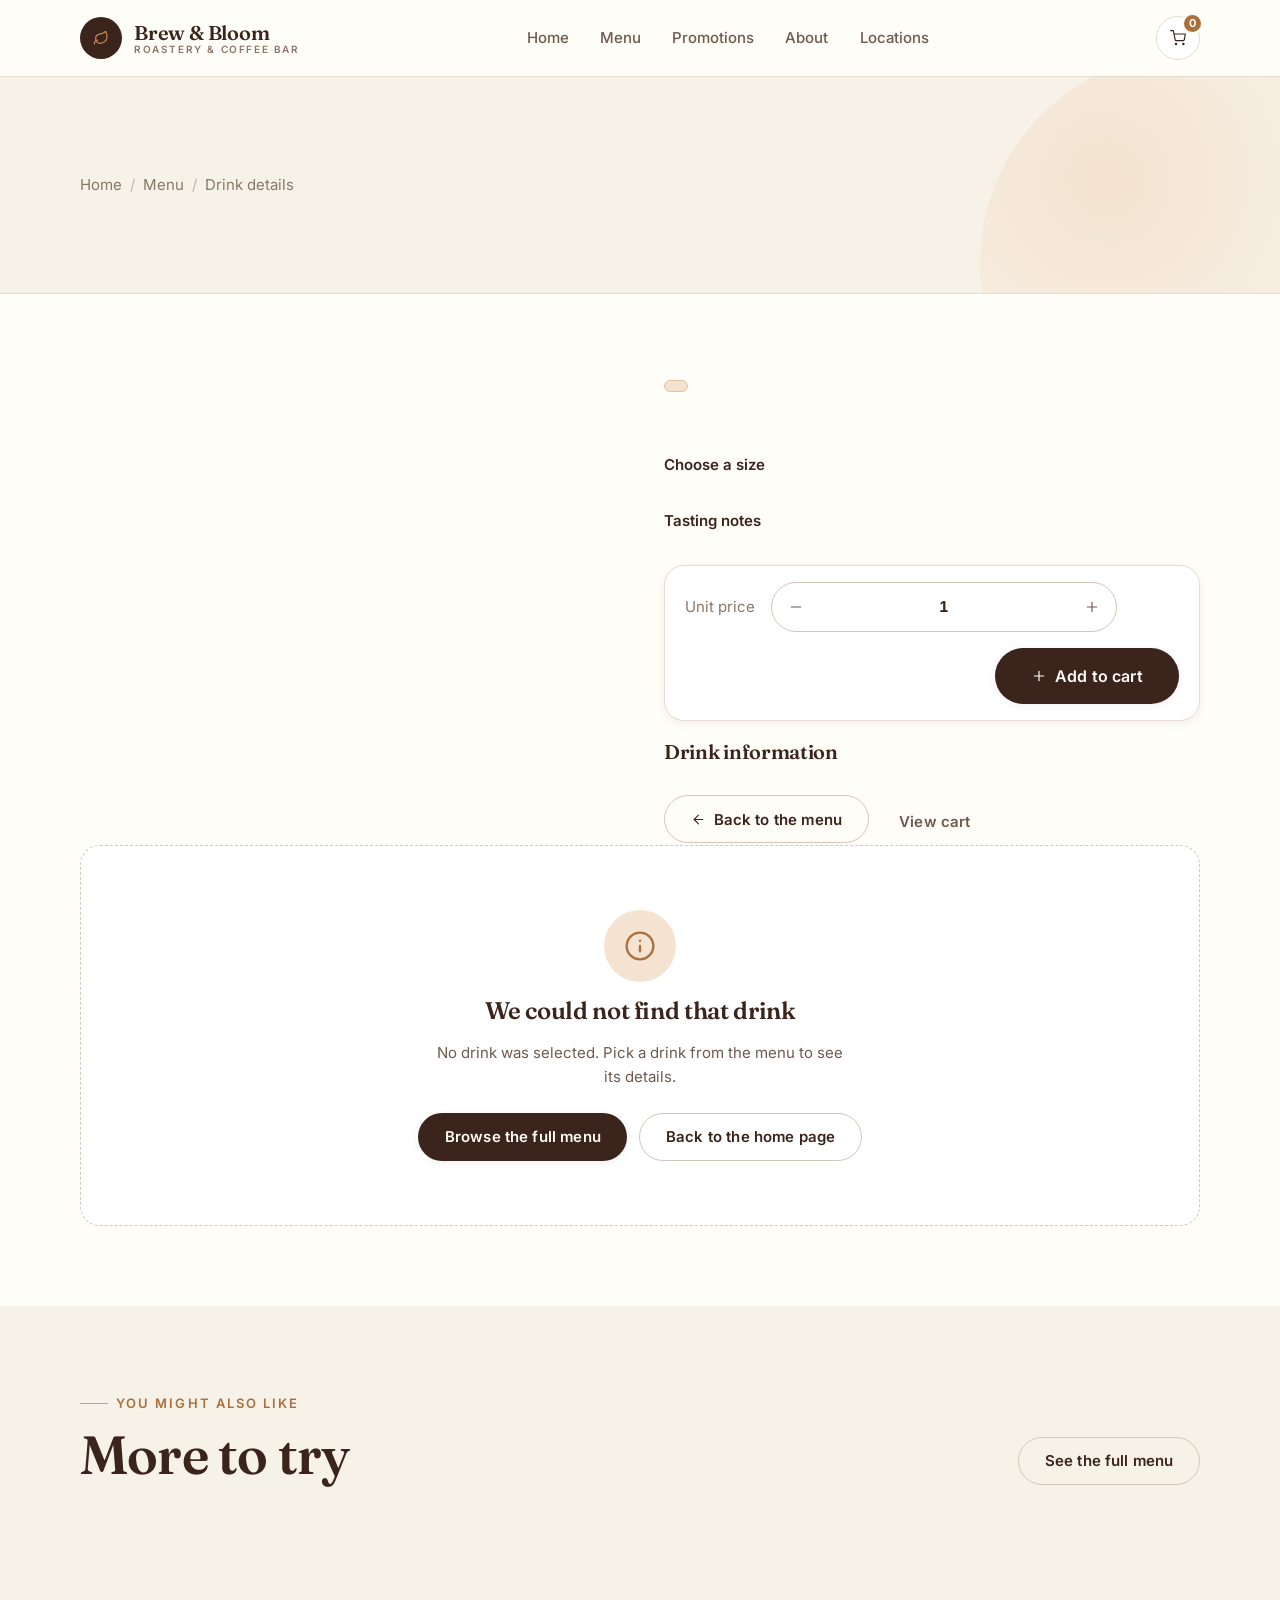
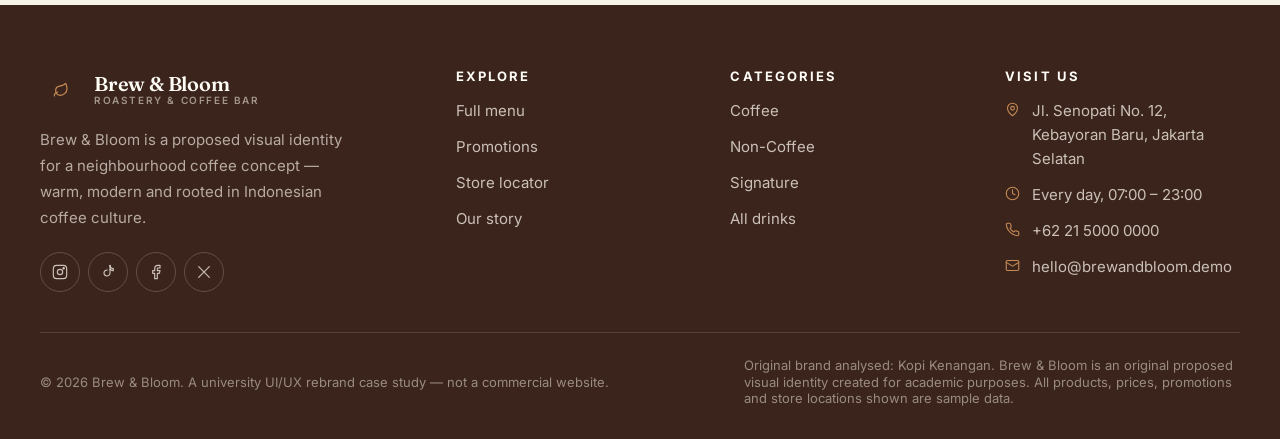
<file: product.html>
<!DOCTYPE html>
<html lang="en">
<head>
  <meta charset="UTF-8">
  <meta name="viewport" content="width=device-width, initial-scale=1">
  <title>Drink details — Brew &amp; Bloom</title>
  <meta name="description" content="Drink details for a Brew &amp; Bloom sample drink, with size selection, tasting notes and related recommendations.">
  <meta name="author" content="Brew &amp; Bloom — university UI/UX case study">
  <meta name="theme-color" content="#3B241C">
  <link rel="preconnect" href="https://fonts.googleapis.com">
  <link rel="preconnect" href="https://fonts.gstatic.com" crossorigin>
  <link href="https://fonts.googleapis.com/css2?family=Fraunces:opsz,wght@9..144,400;9..144,500;9..144,600;9..144,700&family=Inter:wght@400;500;600;700&display=swap" rel="stylesheet">
  <link rel="stylesheet" href="css/style.css">
  <link rel="stylesheet" href="css/components.css">
  <link rel="stylesheet" href="css/responsive.css">
  <link rel="icon" href="assets/icons/favicon.svg" type="image/svg+xml">
</head>
<body>
  <a class="skip-link" href="#main">Skip to main content</a>

  <!-- ================= NAVIGATION (organism) ================= -->
  <header class="nav">
    <div class="container nav__inner">
      <a class="brand" href="index.html">
        <span class="brand__mark" aria-hidden="true">
          <svg class="icon" viewBox="0 0 24 24" fill="none" stroke="currentColor" stroke-width="1.75" stroke-linecap="round" stroke-linejoin="round">
            <path d="M11 20A7 7 0 0 1 9.8 6.1C15.5 5 17 4.48 19 2c1 2 2 4.18 2 8 0 5.5-4.78 10-10 10Z"/>
            <path d="M2 21c0-3 1.85-5.36 5.08-6"/>
          </svg>
        </span>
        <span class="brand__text">
          <span class="brand__name">Brew &amp; Bloom</span>
          <span class="brand__tag">Roastery &amp; Coffee Bar</span>
        </span>
      </a>

      <nav class="nav__links" aria-label="Main">
        <a class="nav__link" href="index.html" data-nav>Home</a>
        <a class="nav__link" href="menu.html" data-nav>Menu</a>
        <a class="nav__link" href="promotions.html" data-nav>Promotions</a>
        <a class="nav__link" href="about.html" data-nav>About</a>
        <a class="nav__link" href="locations.html" data-nav>Locations</a>
      </nav>

      <div class="nav__actions">
        <a class="cart-btn" href="cart.html" aria-label="Shopping cart, empty">
          <svg class="icon" viewBox="0 0 24 24" fill="none" stroke="currentColor" stroke-width="1.75" stroke-linecap="round" stroke-linejoin="round" aria-hidden="true">
            <circle cx="9" cy="21" r="1"/><circle cx="20" cy="21" r="1"/>
            <path d="M1 1h4l2.68 13.39a2 2 0 0 0 2 1.61h9.72a2 2 0 0 0 2-1.61L23 6H6"/>
          </svg>
          <span class="cart-btn__count" hidden>0</span>
        </a>
        <button type="button" class="nav__toggle" aria-expanded="false" aria-controls="mobile-drawer" aria-label="Open menu">
          <span class="nav__toggle-bars" aria-hidden="true"><span></span><span></span><span></span></span>
        </button>
      </div>
    </div>
  </header>

  <!-- ================= MOBILE DRAWER ================= -->
  <div class="nav__drawer" id="mobile-drawer">
    <button type="button" class="nav__scrim" aria-label="Close menu"></button>
    <div class="nav__panel" role="dialog" aria-modal="true" aria-label="Menu">
      <div class="nav__panel-head">
        <span class="brand">
          <span class="brand__mark" aria-hidden="true">
            <svg class="icon" viewBox="0 0 24 24" fill="none" stroke="currentColor" stroke-width="1.75" stroke-linecap="round" stroke-linejoin="round">
              <path d="M11 20A7 7 0 0 1 9.8 6.1C15.5 5 17 4.48 19 2c1 2 2 4.18 2 8 0 5.5-4.78 10-10 10Z"/>
              <path d="M2 21c0-3 1.85-5.36 5.08-6"/>
            </svg>
          </span>
          <span class="brand__text">
            <span class="brand__name">Brew &amp; Bloom</span>
            <span class="brand__tag">Roastery &amp; Coffee Bar</span>
          </span>
        </span>
        <button type="button" class="nav__close" aria-label="Close menu">
          <svg class="icon" viewBox="0 0 24 24" fill="none" stroke="currentColor" stroke-width="1.75" stroke-linecap="round" aria-hidden="true">
            <path d="M18 6 6 18M6 6l12 12"/>
          </svg>
        </button>
      </div>
            <a class="nav__link" href="index.html" data-nav>Home</a>
      <a class="nav__link" href="menu.html" data-nav>Menu</a>
      <a class="nav__link" href="promotions.html" data-nav>Promotions</a>
      <a class="nav__link" href="about.html" data-nav>About</a>
      <a class="nav__link" href="locations.html" data-nav>Locations</a>
      <a class="nav__link" href="cart.html" data-nav>Cart</a>
      <a class="nav__link" href="order-summary.html" data-nav>Order summary</a>
      <a class="btn btn--primary btn--block" href="menu.html" style="margin-top:1.5rem">Explore the menu</a>
    </div>
  </div>
  <main id="main">

    <!-- ================= PAGE BANNER ================= -->
    <section class="page-banner">
      <div class="container">
        <nav class="breadcrumb" aria-label="Breadcrumb">
          <a href="index.html">Home</a>
          <span class="breadcrumb__sep" aria-hidden="true">/</span>
          <a href="menu.html">Menu</a>
          <span class="breadcrumb__sep" aria-hidden="true">/</span>
          <span aria-current="page" data-product-title>Drink details</span>
        </nav>
      </div>
    </section>

    <!-- ================= PRODUCT DETAIL ================= -->
    <section class="section" aria-label="Drink details">
      <div class="container">

        <!-- Product content (populated by js/product.js) -->
        <div class="product-detail" data-product-main hidden>
          <div class="product-detail__media" data-product-image></div>

          <div class="product-detail__info">
            <div>
              <span class="badge badge--caramel" data-product-badge hidden></span>
              <h1 class="product-detail__title" data-product-title></h1>
              <p class="text-muted" style="margin-top:.5rem" data-product-tagline></p>
              <p class="product-detail__rating" style="margin-top:.75rem" data-product-rating></p>
            </div>

            <p data-product-description></p>
            <p class="text-muted" data-product-long-description></p>

            <!-- Size selection -->
            <div class="option-group">
              <span class="option-group__label" id="size-label">Choose a size</span>
              <div class="option-list" data-size-options role="radiogroup" aria-labelledby="size-label"></div>
            </div>

            <!-- Tasting notes -->
            <div class="option-group">
              <span class="option-group__label">Tasting notes</span>
              <div class="tags" data-product-notes></div>
            </div>

            <!-- Purchase bar -->
            <div class="purchase-bar">
              <div>
                <span class="text-subtle" style="display:block">Unit price</span>
                <span class="purchase-bar__price" data-unit-price></span>
              </div>

              <div class="qty qty--lg" role="group" aria-label="Quantity">
                <button type="button" class="qty__btn" data-qty-minus aria-label="Decrease quantity">
                  <svg class="icon" viewBox="0 0 24 24" fill="none" stroke="currentColor" stroke-width="1.75" stroke-linecap="round" aria-hidden="true">
                    <path d="M5 12h14"/>
                  </svg>
                </button>
                <input class="qty__value" type="text" inputmode="numeric" value="1"
                       data-qty-value aria-label="Quantity">
                <button type="button" class="qty__btn" data-qty-plus aria-label="Increase quantity">
                  <svg class="icon" viewBox="0 0 24 24" fill="none" stroke="currentColor" stroke-width="1.75" stroke-linecap="round" aria-hidden="true">
                    <path d="M12 5v14M5 12h14"/>
                  </svg>
                </button>
              </div>

              <div class="purchase-bar__actions">
                <button type="button" class="btn btn--primary btn--lg" data-add-to-cart>
                  <svg class="icon btn__icon" viewBox="0 0 24 24" fill="none" stroke="currentColor" stroke-width="1.75" stroke-linecap="round" aria-hidden="true">
                    <path d="M12 5v14M5 12h14"/>
                  </svg>
                  <span data-add-label>Add to cart</span>
                </button>
              </div>
            </div>

            <p class="visually-hidden" data-qty-live aria-live="polite"></p>


            <!-- Product information -->
            <div>
              <h2 style="font-size:var(--fs-lg);margin-bottom:.75rem">Drink information</h2>
              <table class="info-table">
                <caption class="visually-hidden">Details about this drink</caption>
                <tbody data-product-info></tbody>
              </table>
            </div>

            <div class="flex-wrap gap-3">
              <a class="btn btn--outline" href="menu.html">
                <svg class="icon btn__icon" viewBox="0 0 24 24" fill="none" stroke="currentColor" stroke-width="1.75" stroke-linecap="round" aria-hidden="true">
                  <path d="M19 12H5M12 19l-7-7 7-7"/>
                </svg>
                Back to the menu
              </a>
              <a class="btn btn--ghost" href="cart.html">View cart</a>
            </div>
          </div>
        </div>

        <!-- Fallback when the id is missing or unknown -->
        <div class="empty-state" data-product-fallback hidden>
          <span class="empty-state__icon" aria-hidden="true">
            <svg class="icon" viewBox="0 0 24 24" fill="none" stroke="currentColor" stroke-width="1.75" stroke-linecap="round" aria-hidden="true">
              <circle cx="12" cy="12" r="10"/><path d="M12 16v-4M12 8h.01"/>
            </svg>
          </span>
          <h1 class="empty-state__title">We could not find that drink</h1>
          <p class="empty-state__text" data-fallback-message></p>
          <div class="empty-state__actions">
            <a class="btn btn--primary" href="menu.html">Browse the full menu</a>
            <a class="btn btn--outline" href="index.html">Back to the home page</a>
          </div>
        </div>

      </div>
    </section>

    <!-- ================= RELATED PRODUCTS ================= -->
    <section class="section section--cream" aria-labelledby="related-title">
      <div class="container">
        <div class="section-head">
          <div class="section-head__text">
            <span class="eyebrow">You might also like</span>
            <h2 id="related-title">More to try</h2>
          </div>
          <a class="btn btn--outline" href="menu.html">See the full menu</a>
        </div>
        <div class="featured-grid" data-related-grid>
          <!-- Rendered by js/product.js from js/data.js -->
        </div>
      </div>
    </section>

  </main>

  <!-- ================= FOOTER (organism) ================= -->
  <footer class="footer" data-footer></footer>

  <script src="js/data.js"></script>
  <script src="js/core.js"></script>
  <script src="js/main.js"></script>
  <script src="js/product.js"></script>

</body>
</html>
</file>
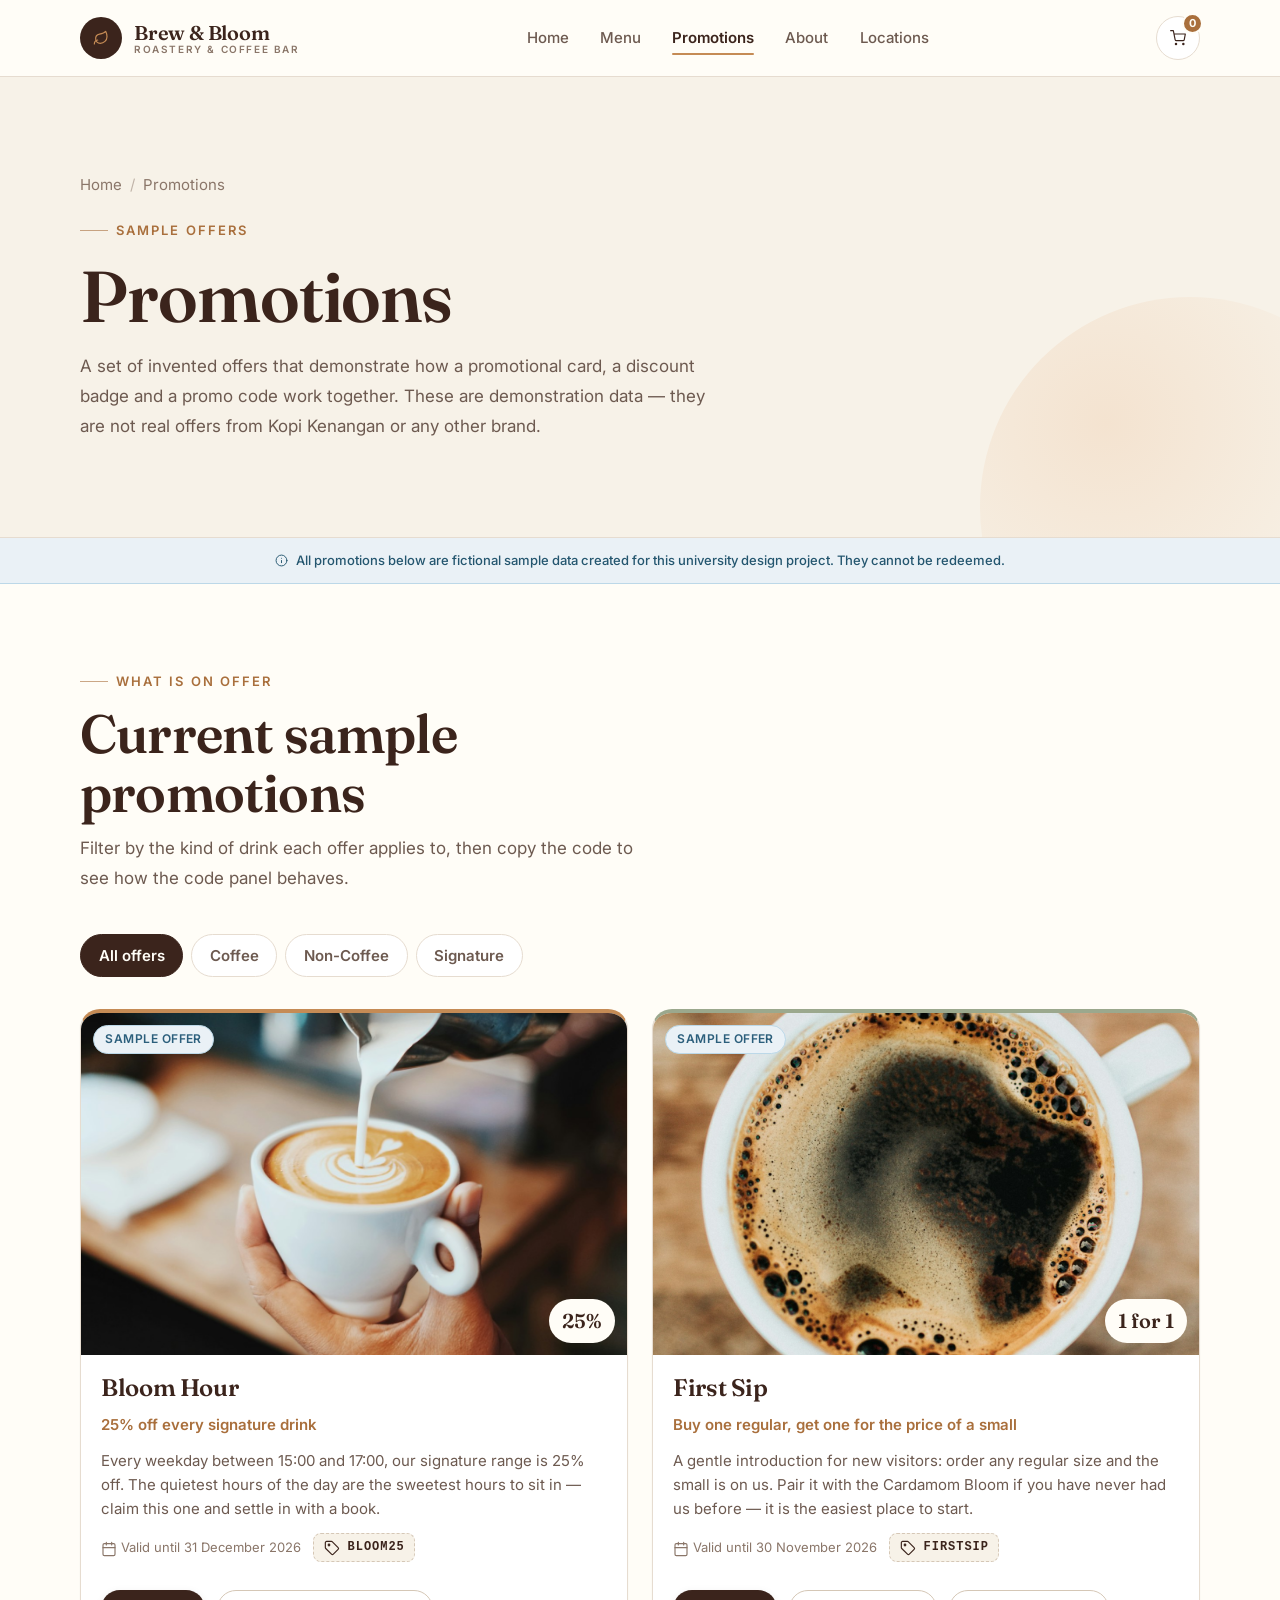
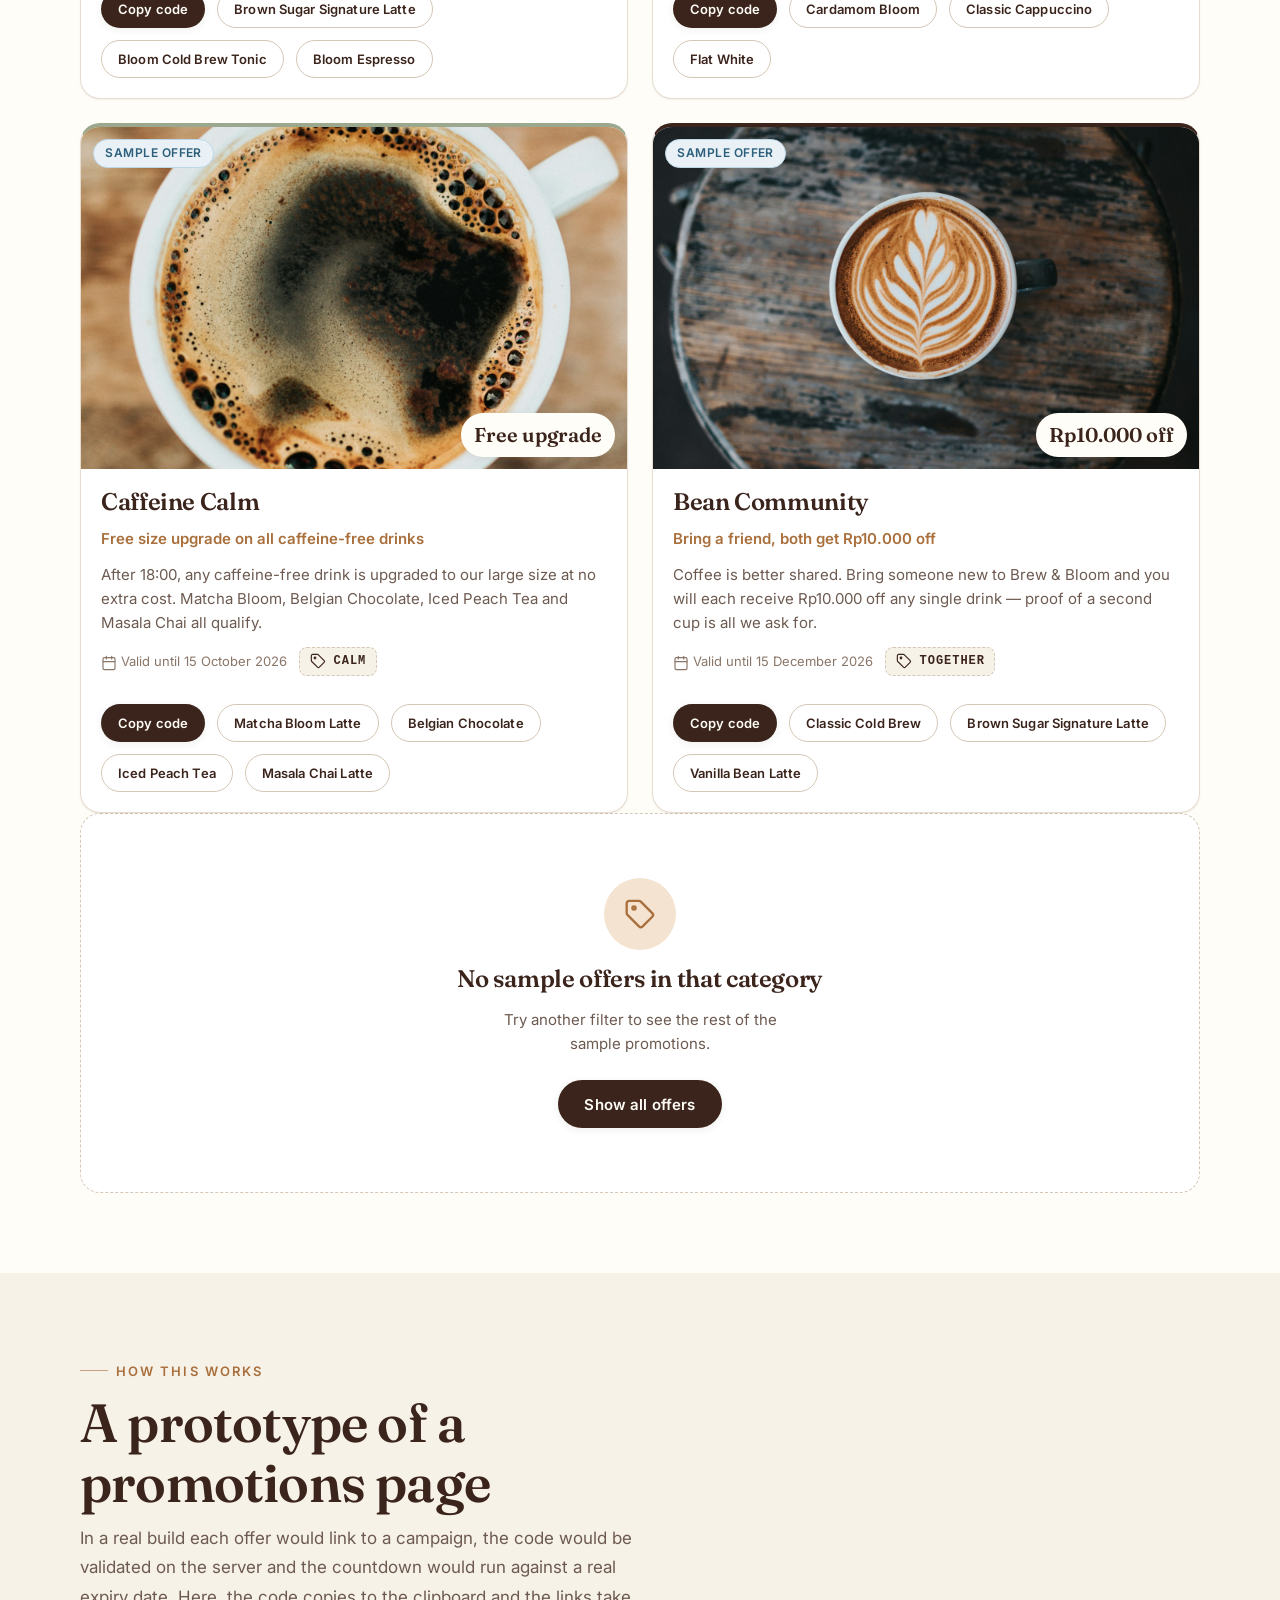
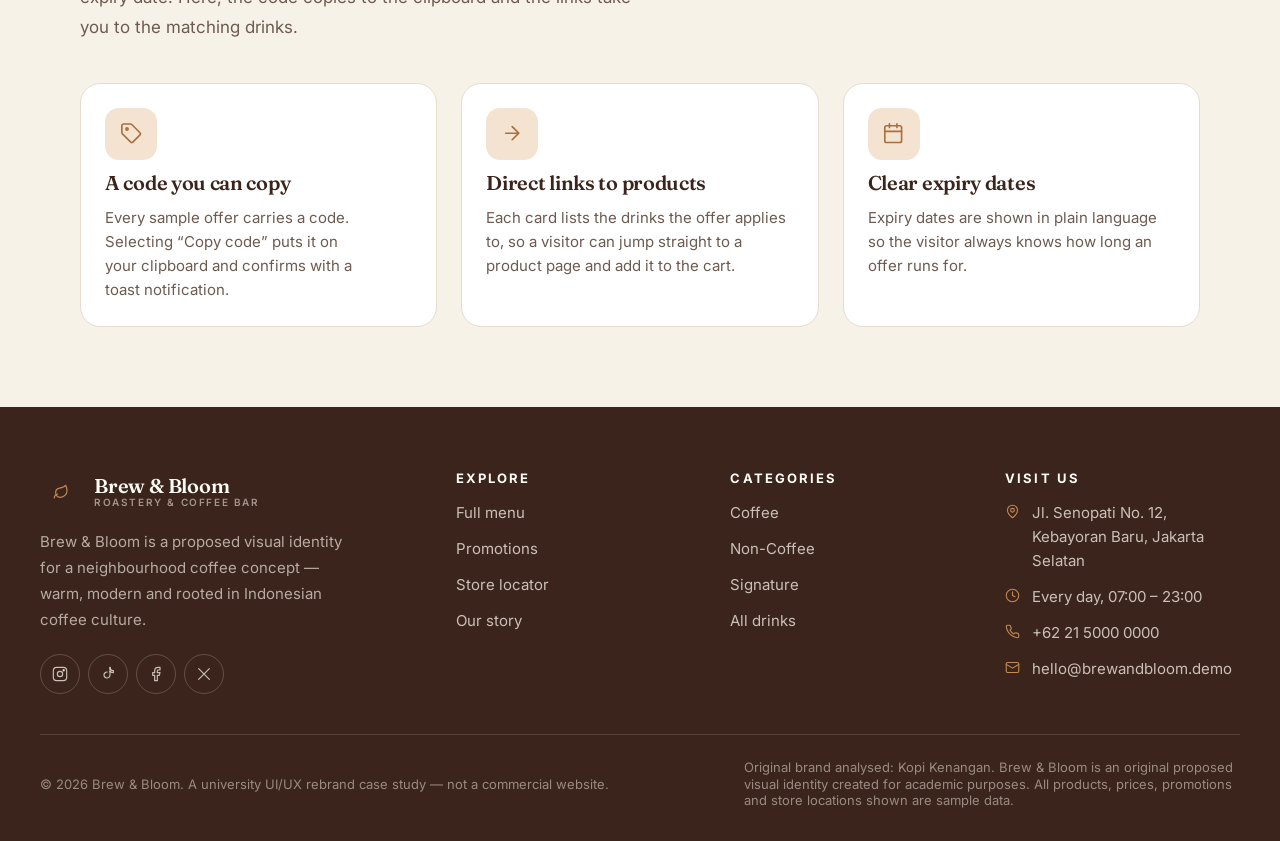
<file: promotions.html>
<!DOCTYPE html>
<html lang="en">
<head>
  <meta charset="UTF-8">
  <meta name="viewport" content="width=device-width, initial-scale=1">
  <title>Promotions — Brew &amp; Bloom</title>
  <meta name="description" content="Sample Brew &amp; Bloom promotions created for this university design project. These offers are fictional and cannot be redeemed.">
  <meta name="author" content="Brew &amp; Bloom — university UI/UX case study">
  <meta name="theme-color" content="#3B241C">
  <link rel="preconnect" href="https://fonts.googleapis.com">
  <link rel="preconnect" href="https://fonts.gstatic.com" crossorigin>
  <link href="https://fonts.googleapis.com/css2?family=Fraunces:opsz,wght@9..144,400;9..144,500;9..144,600;9..144,700&family=Inter:wght@400;500;600;700&display=swap" rel="stylesheet">
  <link rel="stylesheet" href="css/style.css">
  <link rel="stylesheet" href="css/components.css">
  <link rel="stylesheet" href="css/responsive.css">
  <link rel="icon" href="assets/icons/favicon.svg" type="image/svg+xml">
</head>
<body>
  <a class="skip-link" href="#main">Skip to main content</a>

  <!-- ================= NAVIGATION (organism) ================= -->
  <header class="nav">
    <div class="container nav__inner">
      <a class="brand" href="index.html">
        <span class="brand__mark" aria-hidden="true">
          <svg class="icon" viewBox="0 0 24 24" fill="none" stroke="currentColor" stroke-width="1.75" stroke-linecap="round" stroke-linejoin="round">
            <path d="M11 20A7 7 0 0 1 9.8 6.1C15.5 5 17 4.48 19 2c1 2 2 4.18 2 8 0 5.5-4.78 10-10 10Z"/>
            <path d="M2 21c0-3 1.85-5.36 5.08-6"/>
          </svg>
        </span>
        <span class="brand__text">
          <span class="brand__name">Brew &amp; Bloom</span>
          <span class="brand__tag">Roastery &amp; Coffee Bar</span>
        </span>
      </a>

      <nav class="nav__links" aria-label="Main">
        <a class="nav__link" href="index.html" data-nav>Home</a>
        <a class="nav__link" href="menu.html" data-nav>Menu</a>
        <a class="nav__link" href="promotions.html" data-nav>Promotions</a>
        <a class="nav__link" href="about.html" data-nav>About</a>
        <a class="nav__link" href="locations.html" data-nav>Locations</a>
      </nav>

      <div class="nav__actions">
        <a class="cart-btn" href="cart.html" aria-label="Shopping cart, empty">
          <svg class="icon" viewBox="0 0 24 24" fill="none" stroke="currentColor" stroke-width="1.75" stroke-linecap="round" stroke-linejoin="round" aria-hidden="true">
            <circle cx="9" cy="21" r="1"/><circle cx="20" cy="21" r="1"/>
            <path d="M1 1h4l2.68 13.39a2 2 0 0 0 2 1.61h9.72a2 2 0 0 0 2-1.61L23 6H6"/>
          </svg>
          <span class="cart-btn__count" hidden>0</span>
        </a>
        <button type="button" class="nav__toggle" aria-expanded="false" aria-controls="mobile-drawer" aria-label="Open menu">
          <span class="nav__toggle-bars" aria-hidden="true"><span></span><span></span><span></span></span>
        </button>
      </div>
    </div>
  </header>

  <!-- ================= MOBILE DRAWER ================= -->
  <div class="nav__drawer" id="mobile-drawer">
    <button type="button" class="nav__scrim" aria-label="Close menu"></button>
    <div class="nav__panel" role="dialog" aria-modal="true" aria-label="Menu">
      <div class="nav__panel-head">
        <span class="brand">
          <span class="brand__mark" aria-hidden="true">
            <svg class="icon" viewBox="0 0 24 24" fill="none" stroke="currentColor" stroke-width="1.75" stroke-linecap="round" stroke-linejoin="round">
              <path d="M11 20A7 7 0 0 1 9.8 6.1C15.5 5 17 4.48 19 2c1 2 2 4.18 2 8 0 5.5-4.78 10-10 10Z"/>
              <path d="M2 21c0-3 1.85-5.36 5.08-6"/>
            </svg>
          </span>
          <span class="brand__text">
            <span class="brand__name">Brew &amp; Bloom</span>
            <span class="brand__tag">Roastery &amp; Coffee Bar</span>
          </span>
        </span>
        <button type="button" class="nav__close" aria-label="Close menu">
          <svg class="icon" viewBox="0 0 24 24" fill="none" stroke="currentColor" stroke-width="1.75" stroke-linecap="round" aria-hidden="true">
            <path d="M18 6 6 18M6 6l12 12"/>
          </svg>
        </button>
      </div>
            <a class="nav__link" href="index.html" data-nav>Home</a>
      <a class="nav__link" href="menu.html" data-nav>Menu</a>
      <a class="nav__link" href="promotions.html" data-nav>Promotions</a>
      <a class="nav__link" href="about.html" data-nav>About</a>
      <a class="nav__link" href="locations.html" data-nav>Locations</a>
      <a class="nav__link" href="cart.html" data-nav>Cart</a>
      <a class="nav__link" href="order-summary.html" data-nav>Order summary</a>
      <a class="btn btn--primary btn--block" href="menu.html" style="margin-top:1.5rem">Explore the menu</a>
    </div>
  </div>
  <main id="main">

    <!-- ================= PAGE BANNER ================= -->
    <section class="page-banner">
      <div class="container">
        <nav class="breadcrumb" aria-label="Breadcrumb">
          <a href="index.html">Home</a>
          <span class="breadcrumb__sep" aria-hidden="true">/</span>
          <span aria-current="page">Promotions</span>
        </nav>
        <div class="page-banner__inner" style="margin-top:1rem">
          <span class="eyebrow">Sample offers</span>
          <h1>Promotions</h1>
          <p class="lede">
            A set of invented offers that demonstrate how a promotional card,
            a discount badge and a promo code work together. These are
            demonstration data — they are not real offers from Kopi Kenangan
            or any other brand.
          </p>
        </div>
      </div>
    </section>

    <!-- ================= SAMPLE DATA NOTICE ================= -->
    <div class="sample-banner">
      <svg class="icon" viewBox="0 0 24 24" fill="none" stroke="currentColor" stroke-width="1.75" stroke-linecap="round" aria-hidden="true">
        <circle cx="12" cy="12" r="10"/><path d="M12 16v-4M12 8h.01"/>
      </svg>
      <span>All promotions below are fictional sample data created for this university design project. They cannot be redeemed.</span>
    </div>

    <!-- ================= PROMOTION CARDS ================= -->
    <section class="section" aria-labelledby="promos-title">
      <div class="container">
        <div class="section-head">
          <div class="section-head__text">
            <span class="eyebrow">What is on offer</span>
            <h2 id="promos-title">Current sample promotions</h2>
            <p class="lede">
              Filter by the kind of drink each offer applies to, then copy the
              code to see how the code panel behaves.
            </p>
          </div>
        </div>

        <div class="filters" data-promo-filters role="group" aria-label="Filter promotions" style="margin-bottom:2rem">
          <!-- Rendered by js/promotions.js from js/data.js -->
        </div>

        <div class="grid grid--2" data-promo-grid>
          <!-- Rendered by js/promotions.js from js/data.js -->
        </div>

        <!-- Empty state -->
        <div class="empty-state" data-promo-empty hidden>
          <span class="empty-state__icon" aria-hidden="true">
            <svg class="icon" viewBox="0 0 24 24" fill="none" stroke="currentColor" stroke-width="1.75" stroke-linecap="round" aria-hidden="true">
              <path d="M12.6 2.7a2 2 0 0 0-1.4-.6H4a2 2 0 0 0-2 2v7.2a2 2 0 0 0 .6 1.4l8.6 8.6a2 2 0 0 0 2.8 0l7.2-7.2a2 2 0 0 0 0-2.8Z"/>
              <circle cx="7.5" cy="7.5" r="1.2"/>
            </svg>
          </span>
          <h3 class="empty-state__title">No sample offers in that category</h3>
          <p class="empty-state__text">Try another filter to see the rest of the sample promotions.</p>
          <div class="empty-state__actions">
            <a class="btn btn--primary" href="promotions.html">Show all offers</a>
          </div>
        </div>
      </div>
    </section>


    <!-- ================= HOW IT WORKS ================= -->
    <section class="section section--cream" aria-labelledby="how-title">
      <div class="container">
        <div class="section-head">
          <div class="section-head__text">
            <span class="eyebrow">How this works</span>
            <h2 id="how-title">A prototype of a promotions page</h2>
            <p class="lede">
              In a real build each offer would link to a campaign, the code
              would be validated on the server and the countdown would run
              against a real expiry date. Here, the code copies to the
              clipboard and the links take you to the matching drinks.
            </p>
          </div>
        </div>

        <div class="grid grid--3">
          <article class="value-card">
            <span class="value-card__icon" aria-hidden="true">
              <svg class="icon" viewBox="0 0 24 24" fill="none" stroke="currentColor" stroke-width="1.75" stroke-linecap="round" stroke-linejoin="round">
                <path d="M12.6 2.7a2 2 0 0 0-1.4-.6H4a2 2 0 0 0-2 2v7.2a2 2 0 0 0 .6 1.4l8.6 8.6a2 2 0 0 0 2.8 0l7.2-7.2a2 2 0 0 0 0-2.8Z"/>
                <circle cx="7.5" cy="7.5" r="1.2"/>
              </svg>
            </span>
            <h3 class="value-card__title">A code you can copy</h3>
            <p class="value-card__text">
              Every sample offer carries a code. Selecting “Copy code” puts it on
              your clipboard and confirms with a toast notification.
            </p>
          </article>

          <article class="value-card">
            <span class="value-card__icon" aria-hidden="true">
              <svg class="icon" viewBox="0 0 24 24" fill="none" stroke="currentColor" stroke-width="1.75" stroke-linecap="round" stroke-linejoin="round">
                <path d="M5 12h14M12 5l7 7-7 7"/>
              </svg>
            </span>
            <h3 class="value-card__title">Direct links to products</h3>
            <p class="value-card__text">
              Each card lists the drinks the offer applies to, so a visitor can
              jump straight to a product page and add it to the cart.
            </p>
          </article>

          <article class="value-card">
            <span class="value-card__icon" aria-hidden="true">
              <svg class="icon" viewBox="0 0 24 24" fill="none" stroke="currentColor" stroke-width="1.75" stroke-linecap="round" stroke-linejoin="round">
                <rect x="3" y="4" width="18" height="18" rx="2"/><path d="M16 2v4M8 2v4M3 10h18"/>
              </svg>
            </span>
            <h3 class="value-card__title">Clear expiry dates</h3>
            <p class="value-card__text">
              Expiry dates are shown in plain language so the visitor always
              knows how long an offer runs for.
            </p>
          </article>
        </div>
      </div>
    </section>

  </main>

  <!-- ================= FOOTER (organism) ================= -->
  <footer class="footer" data-footer></footer>

  <script src="js/data.js"></script>
  <script src="js/core.js"></script>
  <script src="js/main.js"></script>
  <script src="js/promotions.js"></script>

</body>
</html>
</file>
<file: css/style.css>
/* ==========================================================================
   BREW & BLOOM — style.css
   Design tokens, reset, base typography, layout primitives, utilities.
   Component styles live in components.css; breakpoints in responsive.css.
   --------------------------------------------------------------------------
   01. Design tokens      02. Reset & base      03. Typography
   04. Layout primitives  05. Utilities
   ========================================================================== */

/* ==========================================================================
   01. DESIGN TOKENS
   ========================================================================== */

:root {
  /* --- Brand palette --- */
  --espresso: #3b241c;
  --coffee: #6f4e37;
  --cream: #f7f2e8;
  --warm-white: #fffdf7;
  --sage: #9ba88d;
  --caramel: #c58b55;

  /* --- Derived tones --- */
  --espresso-80: #5a3b30;
  --espresso-60: #7a564a;
  --caramel-soft: #e3c3a0;
  --caramel-wash: #f4e3d0;
  --sage-deep: #6f7d61;
  --sage-wash: #e8ebe1;

  /* --- Semantic colours --- */
  --bg: var(--warm-white);
  --bg-alt: var(--cream);
  --surface: #ffffff;
  --surface-muted: #faf6ef;
  --text: var(--espresso);
  --text-muted: #6d5a50;
  --text-subtle: #8a7669;
  --border: #e6dcd0;
  --border-strong: #d5c7b6;
  --accent: var(--caramel);
  --accent-strong: #a96f3c;
  --focus: #1f6f6b;

  /* --- Status / states --- */
  --success: #3f7d52;
  --success-bg: #e8f3ec;
  --danger: #a8342a;
  --danger-bg: #fbeceb;
  --info-bg: #eaf1f6;

  /* --- Typography --- */
  --font-display: 'Fraunces', 'Playfair Display', Georgia, 'Times New Roman', serif;
  --font-body: 'Inter', -apple-system, BlinkMacSystemFont, 'Segoe UI', Roboto, 'Helvetica Neue', Arial, sans-serif;

  --fs-2xs: 0.75rem;    /* 12px */
  --fs-xs: 0.8125rem;   /* 13px */
  --fs-sm: 0.9375rem;   /* 15px */
  --fs-base: 1rem;      /* 16px */
  --fs-md: 1.0625rem;   /* 17px */
  --fs-lg: 1.25rem;     /* 20px */
  --fs-xl: 1.5rem;      /* 24px */
  --fs-2xl: 2rem;       /* 32px */
  --fs-3xl: 2.75rem;    /* 44px */
  --fs-4xl: 3.5rem;     /* 56px */
  --fs-5xl: 4.5rem;     /* 72px */

  --lh-tight: 1.1;
  --lh-snug: 1.3;
  --lh-normal: 1.6;
  --lh-relaxed: 1.75;

  --tracking-wide: 0.08em;
  --tracking-wider: 0.16em;

  /* --- Spacing scale --- */
  --sp-1: 0.25rem;
  --sp-2: 0.5rem;
  --sp-3: 0.75rem;
  --sp-4: 1rem;
  --sp-5: 1.25rem;
  --sp-6: 1.5rem;
  --sp-8: 2rem;
  --sp-10: 2.5rem;
  --sp-12: 3rem;
  --sp-16: 4rem;
  --sp-20: 5rem;
  --sp-24: 6rem;

  /* --- Radii --- */
  --radius-sm: 8px;
  --radius-md: 14px;
  --radius-lg: 20px;
  --radius-xl: 28px;
  --radius-pill: 999px;

  /* --- Shadows --- */
  --shadow-xs: 0 1px 2px rgba(59, 36, 28, 0.06);
  --shadow-sm: 0 2px 8px rgba(59, 36, 28, 0.07);
  --shadow-md: 0 8px 24px rgba(59, 36, 28, 0.09);
  --shadow-lg: 0 18px 48px rgba(59, 36, 28, 0.13);

  /* --- Layout --- */
  --container: 1200px;
  --container-wide: 1360px;
  --container-narrow: 760px;
  --nav-height: 76px;
  --gutter: clamp(1.25rem, 4vw, 2.5rem);

  /* --- Motion --- */
  --ease-out: cubic-bezier(0.22, 1, 0.36, 1);
  --ease-in-out: cubic-bezier(0.65, 0, 0.35, 1);
  --dur-fast: 160ms;
  --dur-base: 260ms;
  --dur-slow: 480ms;

  /* --- Z-index scale --- */
  --z-base: 1;
  --z-sticky: 100;
  --z-nav: 200;
  --z-drawer: 300;
  --z-overlay: 400;
  --z-toast: 500;
}


/* ==========================================================================
   02. RESET & BASE ELEMENTS
   ========================================================================== */

*,
*::before,
*::after {
  box-sizing: border-box;
}

* {
  margin: 0;
}

html {
  -webkit-text-size-adjust: 100%;
  scroll-behavior: smooth;
  scroll-padding-top: calc(var(--nav-height) + 1rem);
}

body {
  min-height: 100vh;
  font-family: var(--font-body);
  font-size: var(--fs-base);
  line-height: var(--lh-normal);
  color: var(--text);
  background-color: var(--bg);
  -webkit-font-smoothing: antialiased;
  -moz-osx-font-smoothing: grayscale;
  overflow-x: hidden;
}

body.is-locked {
  overflow: hidden;
}

img,
picture,
svg,
video {
  display: block;
  max-width: 100%;
  height: auto;
}

button,
input,
select,
textarea {
  font: inherit;
  color: inherit;
}

button {
  background: none;
  border: none;
  cursor: pointer;
}

a {
  color: inherit;
  text-decoration: none;
}

ul,
ol {
  list-style: none;
  padding: 0;
}

/* --- Focus visibility (keyboard accessibility) --- */
:focus-visible {
  outline: 3px solid var(--focus);
  outline-offset: 3px;
  border-radius: var(--radius-sm);
}

:focus:not(:focus-visible) {
  outline: none;
}

::selection {
  background: var(--caramel-soft);
  color: var(--espresso);
}

/* --- Accessibility helpers --- */
.visually-hidden {
  position: absolute !important;
  width: 1px;
  height: 1px;
  padding: 0;
  margin: -1px;
  overflow: hidden;
  clip: rect(0 0 0 0);
  clip-path: inset(50%);
  white-space: nowrap;
  border: 0;
}

.skip-link {
  position: absolute;
  top: 0;
  left: 50%;
  transform: translate(-50%, -120%);
  z-index: var(--z-toast);
  padding: 0.75rem 1.5rem;
  background: var(--espresso);
  color: var(--cream);
  font-size: var(--fs-sm);
  font-weight: 600;
  border-radius: 0 0 var(--radius-md) var(--radius-md);
  transition: transform var(--dur-base) var(--ease-out);
}

.skip-link:focus {
  transform: translate(-50%, 0);
}

/* --- Reduced motion --- */
@media (prefers-reduced-motion: reduce) {
  html {
    scroll-behavior: auto;
  }

  *,
  *::before,
  *::after {
    animation-duration: 0.001ms !important;
    animation-iteration-count: 1 !important;
    transition-duration: 0.001ms !important;
    scroll-behavior: auto !important;
  }
}

/* ==========================================================================
   03. TYPOGRAPHY
   ========================================================================== */

h1,
h2,
h3,
h4 {
  font-family: var(--font-display);
  font-weight: 600;
  line-height: var(--lh-tight);
  letter-spacing: -0.015em;
  color: var(--espresso);
  text-wrap: balance;
}

h1 { font-size: clamp(2.5rem, 6vw, var(--fs-5xl)); }
h2 { font-size: clamp(1.9rem, 4.2vw, var(--fs-4xl)); }
h3 { font-size: clamp(1.35rem, 2.4vw, var(--fs-2xl)); }
h4 { font-size: var(--fs-lg); }

p {
  text-wrap: pretty;
}

.eyebrow {
  display: inline-flex;
  align-items: center;
  gap: var(--sp-2);
  font-family: var(--font-body);
  font-size: var(--fs-xs);
  font-weight: 600;
  letter-spacing: var(--tracking-wider);
  text-transform: uppercase;
  color: var(--accent-strong);
}

.eyebrow::before {
  content: '';
  width: 28px;
  height: 1px;
  background: currentColor;
  opacity: 0.6;
}

.lede {
  font-size: var(--fs-md);
  line-height: var(--lh-relaxed);
  color: var(--text-muted);
  max-width: 60ch;
}

.text-muted { color: var(--text-muted); }

.text-subtle {
  color: var(--text-subtle);
  font-size: var(--fs-sm);
}


/* ==========================================================================
   04. LAYOUT PRIMITIVES
   ========================================================================== */

.container {
  width: 100%;
  max-width: var(--container);
  margin-inline: auto;
  padding-inline: var(--gutter);
}

.container--wide { max-width: var(--container-wide); }
.container--narrow { max-width: var(--container-narrow); }

.section {
  padding-block: clamp(3.5rem, 8vw, var(--sp-20));
}

.section--tight {
  padding-block: clamp(2.5rem, 5vw, var(--sp-12));
}

.section--cream { background: var(--bg-alt); }

.section--espresso {
  background: var(--espresso);
  color: var(--cream);
}

.section--espresso h2,
.section--espresso h3,
.section--espresso h4 {
  color: var(--warm-white);
}

.section--espresso .lede,
.section--espresso .text-muted {
  color: rgba(247, 242, 232, 0.76);
}

/* --- Section heading block --- */
.section-head {
  display: flex;
  flex-wrap: wrap;
  align-items: flex-end;
  justify-content: space-between;
  gap: var(--sp-6);
  margin-bottom: var(--sp-10);
}

.section-head__text {
  max-width: 56ch;
}

.section-head__text > * + * {
  margin-top: var(--sp-3);
}

/* --- Grids --- */
.grid {
  display: grid;
  gap: var(--sp-6);
}

.grid--2 { grid-template-columns: repeat(2, minmax(0, 1fr)); }
.grid--3 { grid-template-columns: repeat(3, minmax(0, 1fr)); }
.grid--4 { grid-template-columns: repeat(4, minmax(0, 1fr)); }

.grid--auto {
  grid-template-columns: repeat(auto-fill, minmax(min(280px, 100%), 1fr));
}

/* --- Page banner (sub-page hero) --- */
.page-banner {
  position: relative;
  padding-block: clamp(3rem, 8vw, 6rem);
  background: var(--bg-alt);
  border-bottom: 1px solid var(--border);
  overflow: hidden;
}

.page-banner::after {
  content: '';
  position: absolute;
  right: -120px;
  bottom: -180px;
  width: 420px;
  height: 420px;
  border-radius: 50%;
  background: radial-gradient(circle at 30% 30%, var(--caramel-wash), transparent 68%);
  pointer-events: none;
}

.page-banner__inner {
  position: relative;
  z-index: var(--z-base);
  max-width: 64ch;
}

.page-banner__inner > * + * {
  margin-top: var(--sp-4);
}

/* --- Breadcrumb --- */
.breadcrumb {
  display: flex;
  flex-wrap: wrap;
  align-items: center;
  gap: var(--sp-2);
  font-size: var(--fs-sm);
  color: var(--text-subtle);
}

.breadcrumb a:hover {
  color: var(--accent-strong);
  text-decoration: underline;
  text-underline-offset: 3px;
}

.breadcrumb__sep {
  opacity: 0.5;
}

/* ==========================================================================
   05. UTILITIES
   ========================================================================== */

.stack > * + * { margin-top: var(--sp-4); }
.stack-sm > * + * { margin-top: var(--sp-2); }
.stack-lg > * + * { margin-top: var(--sp-8); }

.flex { display: flex; }

.flex-center {
  display: flex;
  align-items: center;
  justify-content: center;
}

.flex-between {
  display: flex;
  align-items: center;
  justify-content: space-between;
  gap: var(--sp-4);
}

.flex-wrap { flex-wrap: wrap; }

.gap-2 { gap: var(--sp-2); }
.gap-3 { gap: var(--sp-3); }
.gap-4 { gap: var(--sp-4); }
.gap-6 { gap: var(--sp-6); }

.text-center { text-align: center; }
.mx-auto { margin-inline: auto; }
.mt-0 { margin-top: 0 !important; }
.mb-0 { margin-bottom: 0 !important; }
.w-full { width: 100%; }

.divider {
  height: 1px;
  background: var(--border);
  border: 0;
}

/* --- Aspect-ratio image wrapper (prevents distortion) --- */
.media {
  position: relative;
  overflow: hidden;
  background: var(--surface-muted);
}

.media img {
  width: 100%;
  height: 100%;
  object-fit: cover;
}

.media--1-1 { aspect-ratio: 1 / 1; }
.media--4-5 { aspect-ratio: 4 / 5; }
.media--3-4 { aspect-ratio: 3 / 4; }
.media--4-3 { aspect-ratio: 4 / 3; }
.media--16-9 { aspect-ratio: 16 / 9; }
/* ==========================================================================
   PAGE TRANSITIONS — DISABLED for presentation stability
   JS counterpart (initPageTransitions) is commented out in js/main.js
   ========================================================================== */

html {
  scroll-behavior: smooth;
}

@media (prefers-reduced-motion: reduce) {
  html { scroll-behavior: auto; }

  body,
  body.is-page-leaving {
    animation: none !important;
    transition: none !important;
    opacity: 1 !important;
    transform: none !important;
  }

  .product-grid .product-card {
    animation: none !important;
  }

  ::view-transition-old(root),
  ::view-transition-new(root) {
    animation: none !important;
  }
}
</file>
<file: css/components.css>
/* ==========================================================================
   BREW & BLOOM — components.css
   Reusable UI components, organised Atomic-Design style.
   --------------------------------------------------------------------------
   ATOMS      01. Buttons   02. Form fields   03. Badges   04. Icons
   MOLECULES  05. Product card  06. Search bar  07. Category filters
              08. Quantity selector  09. Promotion card  10. Cart item row
   ORGANISMS 11. Navigation  12. Hero  13. Product grid  14. Cart
              15. Footer  16. Toast  17. Modal/Drawer  18. States
   ========================================================================== */

/* ==========================================================================
   ATOMS — 01. BUTTONS
   Variants: primary | secondary | ghost | outline | danger
   Sizes:    sm | md | lg
   States:   default | hover | active | focus | disabled | loading
   ========================================================================== */

.btn {
  display: inline-flex;
  align-items: center;
  justify-content: center;
  gap: var(--sp-2);
  padding: 0.8rem 1.6rem;
  min-height: 48px;
  font-family: var(--font-body);
  font-size: var(--fs-sm);
  font-weight: 600;
  letter-spacing: 0.01em;
  line-height: 1;
  text-align: center;
  white-space: nowrap;
  border-radius: var(--radius-pill);
  border: 1.5px solid transparent;
  cursor: pointer;
  user-select: none;
  transition:
    background-color var(--dur-base) var(--ease-out),
    color var(--dur-base) var(--ease-out),
    border-color var(--dur-base) var(--ease-out),
    transform var(--dur-fast) var(--ease-out),
    box-shadow var(--dur-base) var(--ease-out);
}

.btn:active {
  transform: translateY(1px);
}

.btn__icon {
  display: inline-flex;
  flex-shrink: 0;
}

/* --- Primary --- */
.btn--primary {
  background: var(--espresso);
  color: var(--warm-white);
  box-shadow: var(--shadow-sm);
}

.btn--primary:hover {
  background: var(--espresso-80);
  box-shadow: var(--shadow-md);
  transform: translateY(-1px);
}

/* --- Secondary (caramel) --- */
.btn--secondary {
  background: var(--accent);
  color: var(--espresso);
  box-shadow: var(--shadow-sm);
}

.btn--secondary:hover {
  background: var(--accent-strong);
  color: var(--warm-white);
  transform: translateY(-1px);
}

/* --- Outline --- */
.btn--outline {
  background: transparent;
  color: var(--espresso);
  border-color: var(--border-strong);
}

.btn--outline:hover {
  background: var(--espresso);
  border-color: var(--espresso);
  color: var(--warm-white);
}

/* --- Ghost --- */
.btn--ghost {
  background: transparent;
  color: var(--text-muted);
}

.btn--ghost:hover {
  background: var(--surface-muted);
  color: var(--espresso);
}

/* --- Inverse (on dark backgrounds) --- */
.btn--inverse {
  background: var(--warm-white);
  color: var(--espresso);
}

.btn--inverse:hover {
  background: var(--caramel);
  color: var(--espresso);
}

/* --- Danger --- */
.btn--danger {
  background: transparent;
  color: var(--danger);
  border-color: rgba(168, 52, 42, 0.3);
}

.btn--danger:hover {
  background: var(--danger-bg);
  border-color: var(--danger);
}

/* --- Sizes --- */
.btn--sm {
  padding: 0.5rem 1rem;
  min-height: 38px;
  font-size: var(--fs-xs);
}

.btn--lg {
  padding: 1rem 2.2rem;
  min-height: 56px;
  font-size: var(--fs-base);
}

.btn--block {
  width: 100%;
}

/* --- Disabled --- */
.btn:disabled,
.btn[aria-disabled='true'] {
  opacity: 0.45;
  cursor: not-allowed;
  transform: none;
  box-shadow: none;
  pointer-events: none;
}

/* --- Loading --- */
.btn.is-loading {
  color: transparent;
  pointer-events: none;
  position: relative;
}

.btn.is-loading::after {
  content: '';
  position: absolute;
  width: 18px;
  height: 18px;
  border: 2px solid rgba(255, 255, 255, 0.35);
  border-top-color: var(--warm-white);
  border-radius: 50%;
  animation: spin 700ms linear infinite;
}

.btn--outline.is-loading::after,
.btn--ghost.is-loading::after,
.btn--danger.is-loading::after {
  border-color: rgba(59, 36, 28, 0.25);
  border-top-color: var(--espresso);
}

@keyframes spin {
  to { transform: rotate(360deg); }
}

/* --- Icon-only button (touch target kept >= 44px) --- */
.btn--icon {
  width: 44px;
  height: 44px;
  min-height: 44px;
  padding: 0;
  border-radius: 50%;
}


/* ==========================================================================
   ATOMS — 02. FORM FIELDS
   States: default | focus | error | disabled | success
   ========================================================================== */

.field {
  display: flex;
  flex-direction: column;
  gap: var(--sp-2);
}

.field__label {
  font-size: var(--fs-sm);
  font-weight: 600;
  color: var(--text);
}

.field__label .req {
  color: var(--danger);
  margin-left: 2px;
}

.field__hint {
  font-size: var(--fs-xs);
  color: var(--text-subtle);
}

.input,
.select,
.textarea {
  width: 100%;
  padding: 0.75rem 1rem;
  min-height: 48px;
  font-family: var(--font-body);
  font-size: var(--fs-base);
  color: var(--text);
  background: var(--surface);
  border: 1.5px solid var(--border-strong);
  border-radius: var(--radius-md);
  transition:
    border-color var(--dur-base) var(--ease-out),
    box-shadow var(--dur-base) var(--ease-out),
    background-color var(--dur-base) var(--ease-out);
}

.textarea {
  min-height: 120px;
  resize: vertical;
  line-height: var(--lh-normal);
}

.select {
  appearance: none;
  padding-right: 2.75rem;
  background-image: url("data:image/svg+xml,%3Csvg xmlns='http://www.w3.org/2000/svg' width='14' height='9' viewBox='0 0 14 9' fill='none'%3E%3Cpath d='M1 1L7 7L13 1' stroke='%236F4E37' stroke-width='2' stroke-linecap='round' stroke-linejoin='round'/%3E%3C/svg%3E");
  background-repeat: no-repeat;
  background-position: right 1rem center;
  cursor: pointer;
}

.input:hover,
.select:hover,
.textarea:hover {
  border-color: var(--caramel);
}

.input:focus,
.select:focus,
.textarea:focus {
  outline: none;
  border-color: var(--focus);
  box-shadow: 0 0 0 3px rgba(31, 111, 107, 0.16);
}

.input::placeholder,
.textarea::placeholder {
  color: var(--text-subtle);
  opacity: 1;
}

.input:disabled,
.select:disabled,
.textarea:disabled {
  background: var(--surface-muted);
  color: var(--text-subtle);
  cursor: not-allowed;
  opacity: 0.7;
}

.input[readonly] {
  background: var(--surface-muted);
}

/* --- Error state --- */
.field.is-error .input,
.field.is-error .select,
.field.is-error .textarea,
.input.is-error,
.select.is-error,
.textarea.is-error {
  border-color: var(--danger);
  background: var(--danger-bg);
}

.field.is-error .input:focus,
.field.is-error .select:focus,
.field.is-error .textarea:focus {
  box-shadow: 0 0 0 3px rgba(168, 52, 42, 0.16);
}

.field__error {
  display: none;
  align-items: center;
  gap: var(--sp-2);
  font-size: var(--fs-xs);
  font-weight: 500;
  color: var(--danger);
}

.field.is-error .field__error {
  display: flex;
}

/* --- Success state --- */
.field.is-success .input,
.field.is-success .select {
  border-color: var(--success);
}

/* --- Checkbox & radio --- */
.check {
  display: flex;
  align-items: flex-start;
  gap: var(--sp-3);
  font-size: var(--fs-sm);
  color: var(--text-muted);
  cursor: pointer;
}

.check input {
  flex-shrink: 0;
  width: 20px;
  height: 20px;
  margin-top: 2px;
  accent-color: var(--espresso);
  cursor: pointer;
}

/* --- Form layout helpers --- */
.form-grid {
  display: grid;
  gap: var(--sp-5);
}

.form-grid--2 {
  grid-template-columns: repeat(2, minmax(0, 1fr));
}

/* ==========================================================================
   ATOMS — 03. BADGES & LABELS
   ========================================================================== */

.badge {
  display: inline-flex;
  align-items: center;
  gap: var(--sp-1);
  padding: 0.3rem 0.7rem;
  font-size: var(--fs-2xs);
  font-weight: 600;
  letter-spacing: 0.04em;
  text-transform: uppercase;
  line-height: 1.4;
  border-radius: var(--radius-pill);
  background: var(--surface-muted);
  color: var(--text-muted);
  border: 1px solid var(--border);
  white-space: nowrap;
}

.badge--espresso {
  background: var(--espresso);
  color: var(--warm-white);
  border-color: var(--espresso);
}

.badge--caramel {
  background: var(--caramel-wash);
  color: var(--accent-strong);
  border-color: var(--caramel-soft);
}

.badge--sage {
  background: var(--sage-wash);
  color: var(--sage-deep);
  border-color: var(--sage);
}

.badge--sample {
  background: var(--info-bg);
  color: #2c5f7c;
  border-color: #bcd8e8;
}

.badge--danger {
  background: var(--danger-bg);
  color: var(--danger);
  border-color: rgba(168, 52, 42, 0.25);
}

.badge--dot::before {
  content: '';
  width: 6px;
  height: 6px;
  border-radius: 50%;
  background: currentColor;
}

/* ==========================================================================
   ATOMS — 04. ICONS
   Inline SVG sprite inlined in each page; styled here.
   ========================================================================== */

.icon {
  display: inline-block;
  width: 1em;
  height: 1em;
  fill: none;
  stroke: currentColor;
  stroke-width: 1.75;
  stroke-linecap: round;
  stroke-linejoin: round;
  vertical-align: middle;
  flex-shrink: 0;
}

.icon--sm { font-size: 1rem; }
.icon--md { font-size: 1.25rem; }
.icon--lg { font-size: 1.75rem; }
.icon--xl { font-size: 2.25rem; }

.icon--filled {
  fill: currentColor;
  stroke: none;
}

.icon-badge {
  position: absolute;
  top: -6px;
  right: -8px;
  min-width: 20px;
  height: 20px;
  padding: 0 5px;
  display: inline-flex;
  align-items: center;
  justify-content: center;
  font-size: var(--fs-2xs);
  font-weight: 700;
  line-height: 1;
  color: var(--warm-white);
  background: var(--accent-strong);
  border-radius: var(--radius-pill);
  border: 2px solid var(--warm-white);
}


/* ==========================================================================
   MOLECULE — 05. PRODUCT CARD
   ========================================================================== */

.product-card {
  display: flex;
  flex-direction: column;
  background: var(--surface);
  border: 1px solid var(--border);
  border-radius: var(--radius-lg);
  overflow: hidden;
  box-shadow: var(--shadow-xs);
  transition:
    transform var(--dur-base) var(--ease-out),
    box-shadow var(--dur-base) var(--ease-out),
    border-color var(--dur-base) var(--ease-out);
}

.product-card:hover {
  transform: translateY(-4px);
  box-shadow: var(--shadow-lg);
  border-color: var(--border-strong);
}

.product-card__media {
  position: relative;
  aspect-ratio: 4 / 5;
  overflow: hidden;
  background: var(--surface-muted);
}

.product-card__media img {
  width: 100%;
  height: 100%;
  object-fit: cover;
  transition: transform var(--dur-slow) var(--ease-out);
}

.product-card:hover .product-card__media img {
  transform: scale(1.05);
}

.product-card__badge {
  position: absolute;
  top: var(--sp-3);
  left: var(--sp-3);
  z-index: var(--z-base);
}

.product-card__body {
  display: flex;
  flex-direction: column;
  flex: 1;
  gap: var(--sp-2);
  padding: var(--sp-5);
}

.product-card__title {
  font-size: var(--fs-lg);
  line-height: var(--lh-snug);
}

.product-card__title a {
  transition: color var(--dur-base) var(--ease-out);
}

.product-card__title a::after {
  /* Stretch link so the whole card is clickable, but keep the button usable */
  content: '';
  position: absolute;
  inset: 0;
  z-index: 0;
}

.product-card:hover .product-card__title a {
  color: var(--accent-strong);
}

.product-card__tagline {
  font-size: var(--fs-sm);
  color: var(--text-subtle);
  line-height: var(--lh-snug);
}

.product-card__desc {
  font-size: var(--fs-sm);
  color: var(--text-muted);
  line-height: var(--lh-snug);
  display: -webkit-box;
  -webkit-line-clamp: 2;
  line-clamp: 2;
  -webkit-box-orient: vertical;
  overflow: hidden;
}

.product-card__meta {
  display: flex;
  align-items: center;
  gap: var(--sp-3);
  font-size: var(--fs-xs);
  color: var(--text-subtle);
}

.product-card__rating {
  display: inline-flex;
  align-items: center;
  gap: 4px;
}

.product-card__rating .icon {
  color: var(--accent);
}

.product-card__footer {
  display: flex;
  align-items: center;
  justify-content: space-between;
  gap: var(--sp-3);
  margin-top: auto;
  padding-top: var(--sp-4);
}

.product-card__price {
  font-family: var(--font-display);
  font-size: var(--fs-xl);
  font-weight: 600;
  color: var(--espresso);
  line-height: 1;
}

.product-card__actions {
  position: relative;
  z-index: 2;
  display: flex;
  gap: var(--sp-2);
}

/* Compact but clearly visible "+" add button on menu cards */
.product-card__add {
  width: 40px;
  height: 40px;
  min-width: 40px;
  padding: 0;
  border-radius: 50%;
  background: var(--accent-strong);
  color: var(--warm-white);
  box-shadow: var(--shadow-sm);
  display: inline-flex;
  align-items: center;
  justify-content: center;
}

.product-card__add:hover {
  background: var(--caramel);
  color: var(--espresso);
  box-shadow: var(--shadow-md);
  transform: translateY(-1px) scale(1.05);
}

.product-card__add .icon {
  width: 18px;
  height: 18px;
  transition: transform var(--dur-fast) var(--ease-out);
}

.product-card__add:hover .icon {
  transform: rotate(90deg) scale(1.12);
}

.product-card__add.is-loading {
  background: var(--accent-strong);
}

/* Smooth, staggered entrance for product cards */
.product-grid .product-card {
  animation: card-in var(--dur-base) var(--ease-out) both;
}

@keyframes card-in {
  from {
    opacity: 0;
    transform: translateY(14px) scale(0.98);
  }
  to {
    opacity: 1;
    transform: translateY(0) scale(1);
  }
}

/* --- Grid variant of product card --- */
.product-card--grid .product-card__media {
  aspect-ratio: 1 / 1;
}

.product-card--grid .product-card__body {
  padding: var(--sp-4);
}

/* ==========================================================================
   MOLECULE — 06. SEARCH BAR
   ========================================================================== */

.search {
  position: relative;
  display: flex;
  align-items: center;
  width: 100%;
}

.search__icon {
  position: absolute;
  left: 1rem;
  font-size: 1.1rem;
  color: var(--text-subtle);
  pointer-events: none;
}

.search__input {
  width: 100%;
  padding: 0.8rem 2.9rem 0.8rem 2.9rem;
  min-height: 50px;
  font-size: var(--fs-base);
  background: var(--surface);
  border: 1.5px solid var(--border-strong);
  border-radius: var(--radius-pill);
  color: var(--text);
  transition:
    border-color var(--dur-base) var(--ease-out),
    box-shadow var(--dur-base) var(--ease-out);
}

.search__input::placeholder {
  color: var(--text-subtle);
}

.search__input:focus {
  outline: none;
  border-color: var(--focus);
  box-shadow: 0 0 0 3px rgba(31, 111, 107, 0.16);
}

.search__clear {
  position: absolute;
  right: 0.55rem;
  display: none;
  align-items: center;
  justify-content: center;
  width: 36px;
  height: 36px;
  border-radius: 50%;
  color: var(--text-subtle);
  transition: background-color var(--dur-fast) var(--ease-out), color var(--dur-fast) var(--ease-out);
}

.search__clear:hover {
  background: var(--surface-muted);
  color: var(--espresso);
}

.search.has-value .search__clear {
  display: inline-flex;
}

/* ==========================================================================
   MOLECULE — 07. CATEGORY FILTERS
   ========================================================================== */

.filters {
  display: flex;
  flex-wrap: wrap;
  gap: var(--sp-2);
}

.filter {
  display: inline-flex;
  align-items: center;
  gap: var(--sp-2);
  padding: 0.55rem 1.1rem;
  min-height: 42px;
  font-size: var(--fs-sm);
  font-weight: 600;
  color: var(--text-muted);
  background: var(--surface);
  border: 1.5px solid var(--border);
  border-radius: var(--radius-pill);
  cursor: pointer;
  transition:
    background-color var(--dur-base) var(--ease-out),
    color var(--dur-base) var(--ease-out),
    border-color var(--dur-base) var(--ease-out),
    transform var(--dur-fast) var(--ease-out);
}

.filter:hover {
  border-color: var(--caramel);
  color: var(--espresso);
  background: var(--caramel-wash);
}

.filter:active {
  transform: scale(0.97);
}

.filter.is-active {
  background: var(--espresso);
  border-color: var(--espresso);
  color: var(--warm-white);
}

.filter__count {
  font-size: var(--fs-2xs);
  font-weight: 700;
  opacity: 0.7;
}

.filter.is-active .filter__count {
  opacity: 0.85;
}


/* ==========================================================================
   MOLECULE — 08. QUANTITY SELECTOR
   ========================================================================== */

.qty {
  display: inline-flex;
  align-items: center;
  border: 1.5px solid var(--border-strong);
  border-radius: var(--radius-pill);
  background: var(--surface);
  overflow: hidden;
}

.qty__btn {
  display: inline-flex;
  align-items: center;
  justify-content: center;
  width: 40px;
  height: 40px;
  color: var(--text-muted);
  transition: background-color var(--dur-fast) var(--ease-out), color var(--dur-fast) var(--ease-out);
}

.qty__btn:hover:not(:disabled) {
  background: var(--surface-muted);
  color: var(--espresso);
}

.qty__btn:active:not(:disabled) {
  background: var(--caramel-wash);
}

.qty__btn:disabled {
  opacity: 0.35;
  cursor: not-allowed;
}

.qty__value {
  min-width: 40px;
  padding: 0 var(--sp-1);
  text-align: center;
  font-size: var(--fs-sm);
  font-weight: 700;
  font-variant-numeric: tabular-nums;
  color: var(--text);
  background: transparent;
  border: 0;
}

.qty--sm .qty__btn { width: 34px; height: 34px; }

.qty--sm .qty__value {
  min-width: 32px;
  font-size: var(--fs-xs);
}

.qty--lg .qty__btn { width: 48px; height: 48px; }

/* ==========================================================================
   MOLECULE — 09. PROMOTION CARD
   ========================================================================== */

.promo-card {
  display: flex;
  flex-direction: column;
  background: var(--surface);
  border: 1px solid var(--border);
  border-radius: var(--radius-lg);
  overflow: hidden;
  box-shadow: var(--shadow-xs);
  transition:
    transform var(--dur-base) var(--ease-out),
    box-shadow var(--dur-base) var(--ease-out);
}

.promo-card:hover {
  transform: translateY(-3px);
  box-shadow: var(--shadow-md);
}

.promo-card__media {
  position: relative;
  aspect-ratio: 16 / 10;
  overflow: hidden;
  background: var(--surface-muted);
}

.promo-card__media img {
  width: 100%;
  height: 100%;
  object-fit: cover;
}

.promo-card__badge {
  position: absolute;
  top: var(--sp-3);
  left: var(--sp-3);
}

.promo-card__discount {
  position: absolute;
  right: var(--sp-3);
  bottom: var(--sp-3);
  padding: 0.35rem 0.8rem;
  font-family: var(--font-display);
  font-size: var(--fs-lg);
  font-weight: 600;
  color: var(--espresso);
  background: var(--warm-white);
  border-radius: var(--radius-pill);
  box-shadow: var(--shadow-sm);
}

.promo-card__body {
  display: flex;
  flex-direction: column;
  flex: 1;
  gap: var(--sp-3);
  padding: var(--sp-5);
}

.promo-card__title { font-size: var(--fs-xl); }

.promo-card__tagline {
  font-size: var(--fs-sm);
  font-weight: 600;
  color: var(--accent-strong);
}

.promo-card__desc {
  font-size: var(--fs-sm);
  color: var(--text-muted);
  line-height: var(--lh-normal);
}

.promo-card__meta {
  display: flex;
  flex-wrap: wrap;
  align-items: center;
  gap: var(--sp-3);
  font-size: var(--fs-xs);
  color: var(--text-subtle);
}

.promo-card__code {
  display: inline-flex;
  align-items: center;
  gap: var(--sp-2);
  padding: 0.25rem 0.6rem;
  font-family: ui-monospace, SFMono-Regular, Menlo, monospace;
  font-size: var(--fs-2xs);
  font-weight: 700;
  letter-spacing: 0.08em;
  color: var(--espresso);
  background: var(--bg-alt);
  border: 1px dashed var(--border-strong);
  border-radius: var(--radius-sm);
}

.promo-card__actions {
  display: flex;
  flex-wrap: wrap;
  gap: var(--sp-3);
  margin-top: auto;
  padding-top: var(--sp-4);
}

.promo-card--caramel { border-top: 4px solid var(--caramel); }
.promo-card--sage { border-top: 4px solid var(--sage); }
.promo-card--espresso { border-top: 4px solid var(--espresso); }


/* ==========================================================================
   MOLECULE — 10. CART ITEM ROW
   ========================================================================== */

.cart-item {
  display: grid;
  grid-template-columns: 96px minmax(0, 1fr) auto;
  align-items: center;
  gap: var(--sp-4);
  padding: var(--sp-4);
  background: var(--surface);
  border: 1px solid var(--border);
  border-radius: var(--radius-lg);
  transition: border-color var(--dur-base) var(--ease-out), box-shadow var(--dur-base) var(--ease-out);
}

.cart-item:hover {
  border-color: var(--border-strong);
  box-shadow: var(--shadow-sm);
}

.cart-item__media {
  width: 96px;
  height: 96px;
  border-radius: var(--radius-md);
  overflow: hidden;
  background: var(--surface-muted);
  flex-shrink: 0;
}

.cart-item__media img {
  width: 100%;
  height: 100%;
  object-fit: cover;
}

.cart-item__info {
  display: flex;
  flex-direction: column;
  gap: var(--sp-1);
  min-width: 0;
}

.cart-item__name {
  font-family: var(--font-display);
  font-size: var(--fs-lg);
  font-weight: 600;
  color: var(--espresso);
  line-height: var(--lh-snug);
}

.cart-item__name a:hover { color: var(--accent-strong); }

.cart-item__variant,
.cart-item__unit {
  font-size: var(--fs-xs);
  color: var(--text-subtle);
}

.cart-item__controls {
  display: flex;
  flex-direction: column;
  align-items: flex-end;
  gap: var(--sp-3);
}

.cart-item__line-total {
  font-family: var(--font-display);
  font-size: var(--fs-lg);
  font-weight: 600;
  color: var(--espresso);
  font-variant-numeric: tabular-nums;
  white-space: nowrap;
}

.cart-item__remove {
  display: inline-flex;
  align-items: center;
  gap: var(--sp-1);
  font-size: var(--fs-xs);
  font-weight: 600;
  color: var(--text-subtle);
  padding: var(--sp-1) var(--sp-2);
  border-radius: var(--radius-sm);
  transition: color var(--dur-fast) var(--ease-out), background-color var(--dur-fast) var(--ease-out);
}

.cart-item__remove:hover {
  color: var(--danger);
  background: var(--danger-bg);
}

.cart-item.is-removing {
  opacity: 0;
  transform: translateX(-12px);
  transition: opacity var(--dur-base) var(--ease-out), transform var(--dur-base) var(--ease-out);
}


/* ==========================================================================
   ORGANISM — 11. NAVIGATION
   ========================================================================== */

.nav {
  position: sticky;
  top: 0;
  z-index: var(--z-nav);
  background: rgba(255, 253, 247, 0.92);
  backdrop-filter: blur(12px);
  -webkit-backdrop-filter: blur(12px);
  border-bottom: 1px solid var(--border);
  transition: box-shadow var(--dur-base) var(--ease-out);
}

.nav.is-scrolled { box-shadow: var(--shadow-sm); }

.nav__inner {
  display: flex;
  align-items: center;
  justify-content: space-between;
  gap: var(--sp-6);
  min-height: var(--nav-height);
}

/* --- Brand mark --- */
.brand {
  display: inline-flex;
  align-items: center;
  gap: var(--sp-3);
  flex-shrink: 0;
}

.brand__mark {
  display: inline-flex;
  align-items: center;
  justify-content: center;
  width: 42px;
  height: 42px;
  border-radius: 50%;
  background: var(--espresso);
  color: var(--caramel);
  transition: transform var(--dur-base) var(--ease-out), background-color var(--dur-base) var(--ease-out);
}

.brand:hover .brand__mark {
  transform: rotate(-8deg);
  background: var(--espresso-80);
}

.brand__text {
  display: flex;
  flex-direction: column;
  line-height: 1.1;
}

.brand__name {
  font-family: var(--font-display);
  font-size: var(--fs-lg);
  font-weight: 600;
  letter-spacing: -0.01em;
  color: var(--espresso);
}

.brand__tag {
  font-size: 0.625rem;
  font-weight: 600;
  letter-spacing: var(--tracking-wider);
  text-transform: uppercase;
  color: var(--text-subtle);
}

/* --- Desktop links --- */
.nav__links {
  display: flex;
  align-items: center;
  flex-wrap: wrap;
  gap: var(--sp-1);
}

.nav__link {
  position: relative;
  padding: 0.55rem 0.85rem;
  font-size: var(--fs-sm);
  font-weight: 500;
  color: var(--text-muted);
  border-radius: var(--radius-sm);
  transition: color var(--dur-base) var(--ease-out), background-color var(--dur-base) var(--ease-out);
}

.nav__link:hover {
  color: var(--espresso);
  background: var(--surface-muted);
}

.nav__link.is-active {
  color: var(--espresso);
  font-weight: 600;
}

.nav__link.is-active::after {
  content: '';
  position: absolute;
  left: 0.85rem;
  right: 0.85rem;
  bottom: 0.25rem;
  height: 2px;
  background: var(--accent);
  border-radius: 2px;
}

/* --- Actions (cart + mobile toggle) --- */
.nav__actions {
  display: flex;
  align-items: center;
  gap: var(--sp-3);
}

.cart-btn {
  position: relative;
  display: inline-flex;
  align-items: center;
  justify-content: center;
  width: 44px;
  height: 44px;
  border-radius: 50%;
  color: var(--espresso);
  border: 1.5px solid var(--border);
  background: var(--surface);
  transition:
    background-color var(--dur-base) var(--ease-out),
    border-color var(--dur-base) var(--ease-out),
    transform var(--dur-fast) var(--ease-out);
}

.cart-btn:hover {
  background: var(--caramel-wash);
  border-color: var(--caramel);
  transform: translateY(-1px);
}

.cart-btn__count {
  position: absolute;
  top: -4px;
  right: -4px;
  min-width: 21px;
  height: 21px;
  padding: 0 5px;
  display: inline-flex;
  align-items: center;
  justify-content: center;
  font-size: 0.6875rem;
  font-weight: 700;
  line-height: 1;
  color: var(--warm-white);
  background: var(--accent-strong);
  border: 2px solid var(--warm-white);
  border-radius: var(--radius-pill);
  transition: transform var(--dur-base) var(--ease-out);
}

.cart-btn__count.is-bump { transform: scale(1.25); }


/* --- Mobile toggle --- */
.nav__toggle {
  display: none;
  align-items: center;
  justify-content: center;
  width: 44px;
  height: 44px;
  border-radius: var(--radius-sm);
  color: var(--espresso);
  border: 1.5px solid var(--border);
  background: var(--surface);
}

.nav__toggle:hover { background: var(--surface-muted); }

.nav__toggle-bars {
  position: relative;
  width: 20px;
  height: 14px;
}

.nav__toggle-bars span {
  position: absolute;
  left: 0;
  width: 100%;
  height: 2px;
  background: currentColor;
  border-radius: 2px;
  transition: transform var(--dur-base) var(--ease-out), opacity var(--dur-fast) var(--ease-out), top var(--dur-base) var(--ease-out);
}

.nav__toggle-bars span:nth-child(1) { top: 0; }
.nav__toggle-bars span:nth-child(2) { top: 6px; }
.nav__toggle-bars span:nth-child(3) { top: 12px; }

.nav__toggle[aria-expanded='true'] .nav__toggle-bars span:nth-child(1) {
  top: 6px;
  transform: rotate(45deg);
}

.nav__toggle[aria-expanded='true'] .nav__toggle-bars span:nth-child(2) { opacity: 0; }

.nav__toggle[aria-expanded='true'] .nav__toggle-bars span:nth-child(3) {
  top: 6px;
  transform: rotate(-45deg);
}

/* --- Mobile drawer --- */
.nav__drawer {
  position: fixed;
  inset: 0;
  z-index: var(--z-drawer);
  display: grid;
  grid-template-columns: 1fr min(78vw, 340px);
  visibility: hidden;
  opacity: 0;
  transition: opacity var(--dur-base) var(--ease-out), visibility var(--dur-base);
}

.nav__drawer.is-open {
  visibility: visible;
  opacity: 1;
}

.nav__scrim {
  background: rgba(59, 36, 28, 0.45);
  backdrop-filter: blur(2px);
  border: 0;
  cursor: pointer;
}

.nav__panel {
  display: flex;
  flex-direction: column;
  gap: var(--sp-2);
  padding: var(--sp-6) var(--sp-6) var(--sp-10);
  background: var(--warm-white);
  box-shadow: var(--shadow-lg);
  transform: translateX(100%);
  transition: transform var(--dur-base) var(--ease-out);
  overflow-y: auto;
}

.nav__drawer.is-open .nav__panel { transform: translateX(0); }

.nav__panel-head {
  display: flex;
  align-items: center;
  justify-content: space-between;
  gap: var(--sp-4);
  padding-bottom: var(--sp-5);
  margin-bottom: var(--sp-3);
  border-bottom: 1px solid var(--border);
}

.nav__close {
  display: inline-flex;
  align-items: center;
  justify-content: center;
  width: 44px;
  height: 44px;
  border-radius: 50%;
  color: var(--text-muted);
  transition: background-color var(--dur-fast) var(--ease-out), color var(--dur-fast) var(--ease-out);
}

.nav__close:hover {
  background: var(--surface-muted);
  color: var(--espresso);
}

.nav__panel .nav__link {
  padding: 0.9rem 0.75rem;
  font-size: var(--fs-md);
  border-bottom: 1px solid var(--border);
  border-radius: 0;
}

.nav__panel .nav__link.is-active::after { display: none; }
.nav__panel .nav__link.is-active { color: var(--accent-strong); }


/* ==========================================================================
   ORGANISM — 12. HERO
   ========================================================================== */

.hero {
  position: relative;
  overflow: hidden;
  background:
    radial-gradient(1100px 520px at 88% 8%, var(--caramel-wash), transparent 62%),
    radial-gradient(760px 420px at 6% 96%, var(--sage-wash), transparent 60%),
    var(--warm-white);
}

.hero__inner {
  display: grid;
  grid-template-columns: minmax(0, 1.05fr) minmax(0, 0.95fr);
  align-items: center;
  gap: clamp(2rem, 6vw, var(--sp-16));
  padding-block: clamp(3rem, 7vw, 6rem);
}

.hero__content > * + * {
  margin-top: var(--sp-5);
}

.hero__title {
  font-size: clamp(2.6rem, 6.4vw, 4.4rem);
  line-height: 1.04;
}

.hero__title em {
  font-style: italic;
  color: var(--accent-strong);
}

.hero__actions {
  display: flex;
  flex-wrap: wrap;
  gap: var(--sp-3);
}

.hero__stats {
  display: flex;
  flex-wrap: wrap;
  gap: var(--sp-8);
  padding-top: var(--sp-6);
  border-top: 1px solid var(--border);
}

.hero__stat-value {
  font-family: var(--font-display);
  font-size: var(--fs-2xl);
  font-weight: 600;
  color: var(--espresso);
  line-height: 1;
}

.hero__stat-label {
  margin-top: var(--sp-1);
  font-size: var(--fs-xs);
  color: var(--text-subtle);
  letter-spacing: 0.02em;
}

/* --- Hero image collage --- */
.hero__visual {
  position: relative;
}

.hero__figure {
  border-radius: var(--radius-xl);
  overflow: hidden;
  box-shadow: var(--shadow-lg);
  background: var(--surface-muted);
}

.hero__figure img {
  width: 100%;
  aspect-ratio: 4 / 5;
  object-fit: cover;
}

.hero__figure--small {
  position: absolute;
  left: -12%;
  bottom: -8%;
  width: 44%;
  border: 6px solid var(--warm-white);
  border-radius: var(--radius-lg);
  overflow: hidden;
  box-shadow: var(--shadow-lg);
  background: var(--surface-muted);
}

.hero__figure--small img {
  width: 100%;
  aspect-ratio: 1 / 1;
  object-fit: cover;
}

.hero__chip {
  position: absolute;
  top: 8%;
  right: -6%;
  display: flex;
  align-items: center;
  gap: var(--sp-2);
  padding: 0.6rem 1rem;
  background: var(--warm-white);
  border-radius: var(--radius-pill);
  box-shadow: var(--shadow-md);
  font-size: var(--fs-xs);
  font-weight: 600;
  color: var(--espresso);
}

.hero__chip .icon {
  color: var(--accent-strong);
}

/* ==========================================================================
   ORGANISM — 13. PRODUCT GRID
   ========================================================================== */

.product-grid {
  display: grid;
  grid-template-columns: repeat(auto-fill, minmax(min(260px, 100%), 1fr));
  gap: var(--sp-6);
}

.product-grid--4 {
  grid-template-columns: repeat(4, minmax(0, 1fr));
}

/* --- Featured row (horizontal scroll on small screens) --- */
.featured-grid {
  display: grid;
  grid-template-columns: repeat(3, minmax(0, 1fr));
  gap: var(--sp-6);
}

/* ==========================================================================
   ORGANISM — 14. SHOPPING CART
   ========================================================================== */

.cart-layout {
  display: grid;
  grid-template-columns: minmax(0, 1fr) 380px;
  align-items: start;
  gap: var(--sp-8);
}

.cart-list {
  display: flex;
  flex-direction: column;
  gap: var(--sp-4);
}

.cart-summary {
  position: sticky;
  top: calc(var(--nav-height) + var(--sp-4));
  padding: var(--sp-6);
  background: var(--surface);
  border: 1px solid var(--border);
  border-radius: var(--radius-lg);
  box-shadow: var(--shadow-sm);
}

.cart-summary__title {
  font-size: var(--fs-xl);
  margin-bottom: var(--sp-5);
}

.cart-summary__row {
  display: flex;
  align-items: center;
  justify-content: space-between;
  gap: var(--sp-4);
  padding-block: var(--sp-2);
  font-size: var(--fs-sm);
  color: var(--text-muted);
}

.cart-summary__row--total {
  margin-top: var(--sp-3);
  padding-top: var(--sp-4);
  border-top: 1px solid var(--border);
  font-family: var(--font-display);
  font-size: var(--fs-xl);
  font-weight: 600;
  color: var(--espresso);
}

.cart-summary__value {
  font-variant-numeric: tabular-nums;
  font-weight: 600;
  color: var(--espresso);
}

.cart-summary__note {
  margin-top: var(--sp-4);
  padding: var(--sp-3);
  font-size: var(--fs-xs);
  color: var(--text-subtle);
  background: var(--bg-alt);
  border-radius: var(--radius-md);
  line-height: var(--lh-snug);
}

.cart-summary__actions {
  display: flex;
  flex-direction: column;
  gap: var(--sp-3);
  margin-top: var(--sp-5);
}

/* --- Cart meta strip --- */
.cart-meta {
  display: flex;
  flex-wrap: wrap;
  align-items: center;
  justify-content: space-between;
  gap: var(--sp-4);
  padding: var(--sp-4) var(--sp-5);
  background: var(--bg-alt);
  border-radius: var(--radius-md);
  font-size: var(--fs-sm);
  color: var(--text-muted);
}


/* ==========================================================================
   ORGANISM — 15. FOOTER
   ========================================================================== */

.footer {
  background: var(--espresso);
  color: rgba(247, 242, 232, 0.76);
  padding-block: var(--sp-16) var(--sp-8);
}

.footer h4 {
  color: var(--warm-white);
  font-family: var(--font-body);
  font-size: var(--fs-xs);
  font-weight: 700;
  letter-spacing: var(--tracking-wider);
  text-transform: uppercase;
  margin-bottom: var(--sp-4);
}

.footer a {
  color: rgba(247, 242, 232, 0.76);
  transition: color var(--dur-base) var(--ease-out);
}

.footer a:hover {
  color: var(--caramel);
}

.footer__grid {
  display: grid;
  grid-template-columns: minmax(0, 1.6fr) repeat(3, minmax(0, 1fr));
  gap: var(--sp-10);
  padding-bottom: var(--sp-10);
  border-bottom: 1px solid rgba(247, 242, 232, 0.14);
}

.footer__brand .brand__name { color: var(--warm-white); }
.footer__brand .brand__tag { color: rgba(247, 242, 232, 0.55); }

.footer__about {
  margin-top: var(--sp-4);
  font-size: var(--fs-sm);
  line-height: var(--lh-relaxed);
  max-width: 38ch;
  color: rgba(247, 242, 232, 0.66);
}

.footer__list {
  display: flex;
  flex-direction: column;
  gap: var(--sp-3);
  font-size: var(--fs-sm);
}

.footer__contact {
  display: flex;
  flex-direction: column;
  gap: var(--sp-3);
  font-size: var(--fs-sm);
}

.footer__contact li {
  display: flex;
  align-items: flex-start;
  gap: var(--sp-3);
}

.footer__contact li > * {
  min-width: 0;
}

.footer__contact .icon {
  color: var(--caramel);
  margin-top: 3px;
}

.footer__contact span,
.footer__contact a {
  overflow-wrap: anywhere;
  word-break: break-word;
}

.footer__social {
  display: flex;
  flex-wrap: wrap;
  gap: var(--sp-2);
  margin-top: var(--sp-5);
}

.footer__social-link {
  display: inline-flex;
  align-items: center;
  justify-content: center;
  width: 40px;
  height: 40px;
  color: rgba(247, 242, 232, 0.7);
  border: 1px solid rgba(247, 242, 232, 0.2);
  border-radius: 50%;
  transition:
    background-color var(--dur-base) var(--ease-out),
    color var(--dur-base) var(--ease-out),
    border-color var(--dur-base) var(--ease-out);
}

.footer__social-link:hover {
  background: var(--caramel);
  border-color: var(--caramel);
  color: var(--espresso);
}

.footer__bottom {
  display: flex;
  flex-wrap: wrap;
  align-items: center;
  justify-content: space-between;
  gap: var(--sp-4);
  padding-top: var(--sp-6);
  font-size: var(--fs-xs);
  color: rgba(247, 242, 232, 0.5);
}

.footer__disclaimer {
  max-width: 62ch;
  line-height: var(--lh-snug);
}

/* ==========================================================================
   ORGANISM — 16. TOAST NOTIFICATIONS
   ========================================================================== */

.toast-stack {
  position: fixed;
  right: var(--gutter);
  bottom: var(--gutter);
  z-index: var(--z-toast);
  display: flex;
  flex-direction: column;
  gap: var(--sp-3);
  pointer-events: none;
}

.toast {
  display: flex;
  align-items: flex-start;
  gap: var(--sp-3);
  min-width: 280px;
  max-width: min(380px, calc(100vw - 2 * var(--gutter)));
  padding: var(--sp-4);
  background: var(--espresso);
  color: var(--warm-white);
  border-radius: var(--radius-md);
  box-shadow: var(--shadow-lg);
  pointer-events: auto;
  animation: toast-in var(--dur-base) var(--ease-out);
}

.toast.is-leaving {
  animation: toast-out var(--dur-base) var(--ease-out) forwards;
}

.toast__icon {
  display: inline-flex;
  align-items: center;
  justify-content: center;
  width: 26px;
  height: 26px;
  flex-shrink: 0;
  border-radius: 50%;
  background: var(--caramel);
  color: var(--espresso);
}

.toast--success .toast__icon { background: #7fc496; }
.toast--error .toast__icon { background: #e5867c; }

.toast__body {
  flex: 1;
  min-width: 0;
}

.toast__title {
  font-size: var(--fs-sm);
  font-weight: 600;
}

.toast__text {
  margin-top: 2px;
  font-size: var(--fs-xs);
  color: rgba(247, 242, 232, 0.76);
}

.toast__close {
  color: rgba(247, 242, 232, 0.6);
  padding: 2px;
  border-radius: var(--radius-sm);
  flex-shrink: 0;
}

.toast__close:hover { color: var(--warm-white); }

@keyframes toast-in {
  from { opacity: 0; transform: translateY(14px) scale(0.97); }
  to { opacity: 1; transform: translateY(0) scale(1); }
}

@keyframes toast-out {
  to { opacity: 0; transform: translateY(10px) scale(0.97); }
}


/* ==========================================================================
   ORGANISM — 17. STATES (empty / loading / error / notice)
   ========================================================================== */

.empty-state {
  display: flex;
  flex-direction: column;
  align-items: center;
  text-align: center;
  gap: var(--sp-4);
  padding: var(--sp-16) var(--sp-6);
  background: var(--surface);
  border: 1px dashed var(--border-strong);
  border-radius: var(--radius-lg);
}

.empty-state__icon {
  display: inline-flex;
  align-items: center;
  justify-content: center;
  width: 72px;
  height: 72px;
  font-size: 2rem;
  color: var(--accent-strong);
  background: var(--caramel-wash);
  border-radius: 50%;
}

.empty-state__title {
  font-size: var(--fs-xl);
}

.empty-state__text {
  max-width: 46ch;
  margin-inline: auto;
  color: var(--text-muted);
  font-size: var(--fs-sm);
}

.empty-state__actions {
  display: flex;
  flex-wrap: wrap;
  justify-content: center;
  gap: var(--sp-3);
  margin-top: var(--sp-2);
}

/* --- Loading skeleton --- */
.skeleton {
  position: relative;
  overflow: hidden;
  background: var(--surface-muted);
  border-radius: var(--radius-sm);
}

.skeleton::after {
  content: '';
  position: absolute;
  inset: 0;
  background: linear-gradient(
    90deg,
    transparent 0%,
    rgba(255, 255, 255, 0.65) 50%,
    transparent 100%
  );
  animation: shimmer 1.4s infinite;
}

@keyframes shimmer {
  100% { transform: translateX(100%); }
}

.skeleton-card {
  border: 1px solid var(--border);
  border-radius: var(--radius-lg);
  overflow: hidden;
  background: var(--surface);
}

.skeleton-card__media {
  aspect-ratio: 4 / 5;
}

.skeleton-card__body {
  padding: var(--sp-5);
  display: flex;
  flex-direction: column;
  gap: var(--sp-3);
}

.skeleton-line {
  height: 12px;
  border-radius: var(--radius-pill);
}

.skeleton-line--title { width: 70%; height: 18px; }
.skeleton-line--text { width: 100%; }
.skeleton-line--short { width: 45%; }

/* --- Inline notice / alert --- */
.notice {
  display: flex;
  align-items: flex-start;
  gap: var(--sp-3);
  padding: var(--sp-4);
  font-size: var(--fs-sm);
  line-height: var(--lh-snug);
  border-radius: var(--radius-md);
  border: 1px solid var(--border);
  background: var(--surface-muted);
  color: var(--text-muted);
}

.notice .icon {
  flex-shrink: 0;
  margin-top: 2px;
}

.notice--info {
  background: var(--info-bg);
  border-color: #bcd8e8;
  color: #24566f;
}

.notice--info .icon { color: #2c7fa8; }

.notice--warn {
  background: #fdf3e3;
  border-color: #f0dcb4;
  color: #7a5a1c;
}

.notice--warn .icon { color: #b8862b; }

.notice--sample {
  background: var(--info-bg);
  border-color: #bcd8e8;
  color: #24566f;
}

.notice--sample .icon { color: #2c7fa8; }

.notice strong {
  color: inherit;
  font-weight: 700;
}

/* --- Sample-data banner used across pages --- */
.sample-banner {
  display: flex;
  align-items: center;
  justify-content: center;
  gap: var(--sp-2);
  padding: var(--sp-3) var(--sp-5);
  font-size: var(--fs-xs);
  font-weight: 500;
  text-align: center;
  color: #24566f;
  background: var(--info-bg);
  border-bottom: 1px solid #bcd8e8;
}

.sample-banner .icon { flex-shrink: 0; }

/* ==========================================================================
   PAGE-SPECIFIC COMPONENTS
   ========================================================================== */

/* --- Promotional banner (home) --- */
.promo-banner {
  position: relative;
  display: grid;
  grid-template-columns: minmax(0, 1.2fr) minmax(0, 0.8fr);
  align-items: center;
  gap: var(--sp-8);
  padding: clamp(2rem, 5vw, var(--sp-12));
  background: var(--espresso);
  color: var(--cream);
  border-radius: var(--radius-xl);
  overflow: hidden;
}

.promo-banner::before {
  content: '';
  position: absolute;
  top: -40%;
  right: -10%;
  width: 460px;
  height: 460px;
  border-radius: 50%;
  background: radial-gradient(circle, rgba(197, 139, 85, 0.32), transparent 68%);
  pointer-events: none;
}

.promo-banner__content {
  position: relative;
  z-index: var(--z-base);
}

.promo-banner__content > * + * { margin-top: var(--sp-4); }

.promo-banner__title {
  font-size: clamp(1.8rem, 3.6vw, var(--fs-3xl));
  color: var(--warm-white);
}

.promo-banner__text {
  color: rgba(247, 242, 232, 0.78);
  max-width: 52ch;
}

.promo-banner__visual {
  position: relative;
  z-index: var(--z-base);
  border-radius: var(--radius-lg);
  overflow: hidden;
  box-shadow: var(--shadow-lg);
}

.promo-banner__visual img {
  width: 100%;
  aspect-ratio: 4 / 3;
  object-fit: cover;
}

/* --- Category card --- */
.category-card {
  position: relative;
  display: block;
  border-radius: var(--radius-lg);
  overflow: hidden;
  box-shadow: var(--shadow-sm);
  background: var(--surface);
  transition: transform var(--dur-base) var(--ease-out), box-shadow var(--dur-base) var(--ease-out);
}

.category-card:hover {
  transform: translateY(-4px);
  box-shadow: var(--shadow-lg);
}

.category-card__media {
  aspect-ratio: 3 / 4;
  overflow: hidden;
  background: var(--surface-muted);
}

.category-card__media img {
  width: 100%;
  height: 100%;
  object-fit: cover;
  transition: transform var(--dur-slow) var(--ease-out);
}

.category-card:hover .category-card__media img { transform: scale(1.06); }

.category-card__body {
  padding: var(--sp-5);
}

.category-card__title {
  font-size: var(--fs-xl);
  margin-bottom: var(--sp-2);
}

.category-card__text {
  font-size: var(--fs-sm);
  color: var(--text-muted);
  line-height: var(--lh-snug);
}

.category-card__cta {
  display: inline-flex;
  align-items: center;
  gap: var(--sp-2);
  margin-top: var(--sp-4);
  font-size: var(--fs-sm);
  font-weight: 600;
  color: var(--accent-strong);
}

.category-card:hover .category-card__cta .icon { transform: translateX(3px); }
.category-card__cta .icon { transition: transform var(--dur-base) var(--ease-out); }


/* --- Product detail page --- */
.product-detail {
  display: grid;
  grid-template-columns: minmax(0, 1fr) minmax(0, 1fr);
  gap: clamp(2rem, 5vw, var(--sp-12));
  align-items: start;
}

.product-detail__media {
  border-radius: var(--radius-xl);
  overflow: hidden;
  box-shadow: var(--shadow-md);
  background: var(--surface-muted);
  position: sticky;
  top: calc(var(--nav-height) + var(--sp-4));
}

.product-detail__media img {
  width: 100%;
  aspect-ratio: 4 / 5;
  object-fit: cover;
}

.product-detail__info > * + * { margin-top: var(--sp-5); }

.product-detail__title {
  font-size: clamp(2rem, 4.4vw, var(--fs-3xl));
}

.product-detail__price {
  font-family: var(--font-display);
  font-size: var(--fs-3xl);
  font-weight: 600;
  color: var(--espresso);
  line-height: 1;
}

.product-detail__rating {
  display: inline-flex;
  align-items: center;
  gap: var(--sp-2);
  font-size: var(--fs-sm);
  color: var(--text-muted);
}

.product-detail__rating .icon { color: var(--accent); }

/* --- Option group (size / radio rows) --- */
.option-group {
  display: flex;
  flex-direction: column;
  gap: var(--sp-3);
}

.option-group__label {
  font-size: var(--fs-sm);
  font-weight: 600;
}

.option-list {
  display: flex;
  flex-wrap: wrap;
  gap: var(--sp-3);
}

.option {
  position: relative;
  display: flex;
  align-items: center;
  gap: var(--sp-3);
  padding: var(--sp-3) var(--sp-4);
  min-height: 56px;
  border: 1.5px solid var(--border-strong);
  border-radius: var(--radius-md);
  background: var(--surface);
  cursor: pointer;
  transition:
    border-color var(--dur-base) var(--ease-out),
    background-color var(--dur-base) var(--ease-out),
    box-shadow var(--dur-base) var(--ease-out);
}

.option:hover {
  border-color: var(--caramel);
  background: var(--caramel-wash);
}

.option input {
  position: absolute;
  opacity: 0;
  width: 1px;
  height: 1px;
}

.option__dot {
  width: 18px;
  height: 18px;
  flex-shrink: 0;
  border: 2px solid var(--border-strong);
  border-radius: 50%;
  transition: border-color var(--dur-base) var(--ease-out), box-shadow var(--dur-base) var(--ease-out);
}

.option__text {
  display: flex;
  flex-direction: column;
  gap: 1px;
}

.option__name {
  font-size: var(--fs-sm);
  font-weight: 600;
}

.option__meta {
  font-size: var(--fs-xs);
  color: var(--text-subtle);
}

.option:has(input:checked) {
  border-color: var(--espresso);
  background: var(--surface-muted);
  box-shadow: 0 0 0 1px var(--espresso);
}

.option:has(input:checked) .option__dot {
  border-color: var(--espresso);
  box-shadow: inset 0 0 0 4px var(--espresso);
}

.option:has(input:focus-visible) {
  outline: 3px solid var(--focus);
  outline-offset: 3px;
}

/* --- Info table --- */
.info-table {
  width: 100%;
  border-collapse: collapse;
  font-size: var(--fs-sm);
}

.info-table th,
.info-table td {
  padding: var(--sp-3) 0;
  text-align: left;
  border-bottom: 1px solid var(--border);
  vertical-align: top;
}

.info-table th {
  font-weight: 600;
  color: var(--text-muted);
  width: 42%;
}

.info-table td {
  color: var(--text);
}

/* --- Notes / tasting tags --- */
.tags {
  display: flex;
  flex-wrap: wrap;
  gap: var(--sp-2);
}

.tag {
  padding: 0.3rem 0.75rem;
  font-size: var(--fs-xs);
  font-weight: 500;
  color: var(--sage-deep);
  background: var(--sage-wash);
  border-radius: var(--radius-pill);
}

/* --- Purchase bar (sticky on mobile) --- */
.purchase-bar {
  display: flex;
  flex-wrap: wrap;
  align-items: center;
  gap: var(--sp-4);
  padding: var(--sp-4) var(--sp-5);
  background: var(--surface);
  border: 1px solid var(--border);
  border-radius: var(--radius-lg);
  box-shadow: var(--shadow-sm);
}

.purchase-bar__price {
  font-family: var(--font-display);
  font-size: var(--fs-xl);
  font-weight: 600;
  font-variant-numeric: tabular-nums;
}

.purchase-bar__actions {
  display: flex;
  flex-wrap: wrap;
  gap: var(--sp-3);
  margin-left: auto;
}


/* --- Store locator --- */
.store-card {
  display: flex;
  flex-direction: column;
  background: var(--surface);
  border: 1px solid var(--border);
  border-radius: var(--radius-lg);
  overflow: hidden;
  box-shadow: var(--shadow-xs);
  transition: transform var(--dur-base) var(--ease-out), box-shadow var(--dur-base) var(--ease-out);
}

.store-card:hover {
  transform: translateY(-3px);
  box-shadow: var(--shadow-md);
}

.store-card__media {
  aspect-ratio: 16 / 9;
  overflow: hidden;
  background: var(--surface-muted);
}

.store-card__media img {
  width: 100%;
  height: 100%;
  object-fit: cover;
}

.store-card__body {
  display: flex;
  flex-direction: column;
  flex: 1;
  gap: var(--sp-3);
  padding: var(--sp-5);
}

.store-card__name { font-size: var(--fs-xl); }

.store-card__area {
  display: inline-flex;
  align-items: center;
  gap: var(--sp-2);
  font-size: var(--fs-xs);
  font-weight: 600;
  color: var(--accent-strong);
}

.store-card__address {
  display: flex;
  align-items: flex-start;
  gap: var(--sp-3);
  font-size: var(--fs-sm);
  color: var(--text-muted);
  line-height: var(--lh-snug);
}

.store-card__address .icon {
  flex-shrink: 0;
  margin-top: 2px;
  color: var(--text-subtle);
}

.hours-table {
  width: 100%;
  font-size: var(--fs-xs);
  border-collapse: collapse;
}

.hours-table td {
  padding: var(--sp-1) 0;
}

.hours-table td:first-child { color: var(--text-muted); }

.hours-table td:last-child {
  text-align: right;
  font-weight: 600;
  color: var(--text);
  font-variant-numeric: tabular-nums;
  white-space: nowrap;
}

.store-card__features {
  display: flex;
  flex-wrap: wrap;
  gap: var(--sp-2);
}

.store-card__actions {
  display: flex;
  gap: var(--sp-3);
  margin-top: auto;
  padding-top: var(--sp-4);
}


/* --- About page editorial blocks --- */
.editorial {
  display: grid;
  grid-template-columns: minmax(0, 0.9fr) minmax(0, 1.1fr);
  gap: clamp(2rem, 5vw, var(--sp-12));
  align-items: center;
}

.editorial--reverse .editorial__media { order: 2; }

.editorial__media {
  border-radius: var(--radius-xl);
  overflow: hidden;
  box-shadow: var(--shadow-md);
  background: var(--surface-muted);
}

.editorial__media img {
  width: 100%;
  aspect-ratio: 4 / 3;
  object-fit: cover;
}

.editorial__content > * + * { margin-top: var(--sp-4); }

/* --- Value cards --- */
.value-card {
  display: flex;
  flex-direction: column;
  gap: var(--sp-3);
  padding: var(--sp-6);
  background: var(--surface);
  border: 1px solid var(--border);
  border-radius: var(--radius-lg);
  transition: transform var(--dur-base) var(--ease-out), box-shadow var(--dur-base) var(--ease-out);
}

.value-card:hover {
  transform: translateY(-3px);
  box-shadow: var(--shadow-md);
}

.value-card__icon {
  display: inline-flex;
  align-items: center;
  justify-content: center;
  width: 52px;
  height: 52px;
  font-size: 1.4rem;
  color: var(--accent-strong);
  background: var(--caramel-wash);
  border-radius: var(--radius-md);
}

.value-card__title { font-size: var(--fs-lg); }

.value-card__text {
  font-size: var(--fs-sm);
  color: var(--text-muted);
  line-height: var(--lh-normal);
}

/* --- Timeline (concept story) --- */
.timeline {
  display: grid;
  gap: var(--sp-8);
}

.timeline__item {
  display: grid;
  grid-template-columns: 150px minmax(0, 1fr);
  gap: var(--sp-6);
  padding-bottom: var(--sp-8);
  border-bottom: 1px solid var(--border);
}

.timeline__item:last-child {
  border-bottom: 0;
  padding-bottom: 0;
}

.timeline__label {
  font-family: var(--font-display);
  font-size: var(--fs-lg);
  font-weight: 600;
  color: var(--accent-strong);
}

.timeline__title {
  font-size: var(--fs-lg);
  margin-bottom: var(--sp-2);
}

.timeline__text {
  font-size: var(--fs-sm);
  color: var(--text-muted);
  line-height: var(--lh-relaxed);
}


/* --- Order summary page --- */
.order-layout {
  display: grid;
  grid-template-columns: minmax(0, 1fr) 380px;
  align-items: start;
  gap: var(--sp-8);
}

.order-panel {
  padding: var(--sp-8);
  background: var(--surface);
  border: 1px solid var(--border);
  border-radius: var(--radius-lg);
  box-shadow: var(--shadow-sm);
}

.order-panel__title {
  font-size: var(--fs-xl);
  margin-bottom: var(--sp-2);
}

.order-panel__sub {
  font-size: var(--fs-sm);
  color: var(--text-muted);
  margin-bottom: var(--sp-6);
}

.order-item {
  display: grid;
  grid-template-columns: 64px minmax(0, 1fr) auto;
  align-items: center;
  gap: var(--sp-4);
  padding-block: var(--sp-4);
  border-bottom: 1px solid var(--border);
}

.order-item:last-of-type { border-bottom: 0; }

.order-item__media {
  width: 64px;
  height: 64px;
  border-radius: var(--radius-sm);
  overflow: hidden;
  background: var(--surface-muted);
}

.order-item__media img {
  width: 100%;
  height: 100%;
  object-fit: cover;
}

.order-item__name {
  font-size: var(--fs-sm);
  font-weight: 600;
  color: var(--espresso);
}

.order-item__meta {
  font-size: var(--fs-xs);
  color: var(--text-subtle);
}

.order-item__price {
  font-size: var(--fs-sm);
  font-weight: 700;
  font-variant-numeric: tabular-nums;
  white-space: nowrap;
}

/* --- Confirmation panel --- */
.confirmation {
  text-align: center;
  padding: var(--sp-12) var(--sp-6);
}

.confirmation__icon {
  display: inline-flex;
  align-items: center;
  justify-content: center;
  width: 84px;
  height: 84px;
  margin-bottom: var(--sp-5);
  font-size: 2.25rem;
  color: var(--warm-white);
  background: var(--success);
  border-radius: 50%;
  animation: pop var(--dur-slow) var(--ease-out);
}

@keyframes pop {
  0% { transform: scale(0.5); opacity: 0; }
  60% { transform: scale(1.08); }
  100% { transform: scale(1); opacity: 1; }
}

.confirmation__ref {
  display: inline-block;
  margin-top: var(--sp-4);
  padding: var(--sp-2) var(--sp-4);
  font-family: ui-monospace, SFMono-Regular, Menlo, monospace;
  font-size: var(--fs-sm);
  font-weight: 700;
  letter-spacing: 0.08em;
  color: var(--espresso);
  background: var(--bg-alt);
  border: 1px dashed var(--border-strong);
  border-radius: var(--radius-md);
}

.confirmation__actions {
  display: flex;
  flex-wrap: wrap;
  justify-content: center;
  gap: var(--sp-3);
  margin-top: var(--sp-8);
}
</file>
<file: css/responsive.css>
/* ==========================================================================
   BREW & BLOOM — responsive.css
   Mobile-first overrides applied at the following breakpoints:
     - xs : 480px   (large phones)
     - sm : 768px   (tablets / small laptops)
     - md : 1024px  (small desktops)
     - lg : 1280px  (large desktops)
   Base styles target mobile; wider screens progressively enhance.
   ========================================================================== */

/* ==========================================================================
   XS — 480px and up
   ========================================================================== */

@media (min-width: 480px) {
  .toast-stack {
    right: var(--sp-6);
    bottom: var(--sp-6);
  }
}

/* ==========================================================================
   SM — 768px and up (tablets)
   ========================================================================== */

@media (min-width: 768px) {
  .form-grid--2 {
    grid-template-columns: repeat(2, minmax(0, 1fr));
  }

  .timeline__item {
    grid-template-columns: 190px minmax(0, 1fr);
  }
}

/* ==========================================================================
   MD — 1024px and up (desktop navigation appears)
   ========================================================================== */

@media (min-width: 1024px) {
  .nav__toggle {
    display: none;
  }

  .nav__drawer {
    display: none;
  }

  .product-grid--4 {
    grid-template-columns: repeat(4, minmax(0, 1fr));
  }

  .featured-grid {
    grid-template-columns: repeat(3, minmax(0, 1fr));
  }

  .promo-banner {
    grid-template-columns: minmax(0, 1.2fr) minmax(0, 0.8fr);
  }
}

/* ==========================================================================
   MOBILE — below 1024px (single-column layouts)
   ========================================================================== */

@media (max-width: 1023px) {
  .nav__links {
    display: none;
  }

  .nav__toggle {
    display: inline-flex;
  }

  /* --- Hero stacks --- */
  .hero__inner {
    grid-template-columns: minmax(0, 1fr);
    gap: var(--sp-10);
  }

  .hero__figure--small {
    left: auto;
    right: -4%;
    bottom: -6%;
    width: 38%;
  }

  .hero__chip {
    right: 0;
  }

  .hero__stats {
    gap: var(--sp-6);
  }

  /* --- Grids collapse --- */
  .grid--3,
  .grid--4 {
    grid-template-columns: repeat(2, minmax(0, 1fr));
  }

  .featured-grid {
    grid-template-columns: repeat(2, minmax(0, 1fr));
  }

  /* --- Cart / order layout stacks --- */
  .cart-layout,
  .order-layout {
    grid-template-columns: minmax(0, 1fr);
  }

  .cart-summary {
    position: static;
  }

  /* --- Product detail stacks, media stops being sticky --- */
  .product-detail {
    grid-template-columns: minmax(0, 1fr);
  }

  .product-detail__media {
    position: static;
    max-width: 520px;
  }

  /* --- Editorial blocks stack --- */
  .editorial,
  .editorial--reverse {
    grid-template-columns: minmax(0, 1fr);
  }

  .editorial--reverse .editorial__media {
    order: 0;
  }

  /* --- Footer columns --- */
  .footer__grid {
    grid-template-columns: repeat(2, minmax(0, 1fr));
    gap: var(--sp-8);
  }

  /* --- Promo banner stacks --- */
  .promo-banner {
    grid-template-columns: minmax(0, 1fr);
  }

  /* --- Timeline --- */
  .timeline__item {
    grid-template-columns: minmax(0, 1fr);
    gap: var(--sp-3);
  }
}


/* ==========================================================================
   MOBILE — below 768px (phones)
   ========================================================================== */

@media (max-width: 767px) {
  .grid--2,
  .grid--3,
  .grid--4,
  .featured-grid {
    grid-template-columns: minmax(0, 1fr);
  }

  .form-grid--2 {
    grid-template-columns: minmax(0, 1fr);
  }

  .product-grid {
    grid-template-columns: repeat(auto-fill, minmax(min(180px, 100%), 1fr));
    gap: var(--sp-4);
  }

  /* --- Cart item row: image on top, controls below --- */
  .cart-item {
    grid-template-columns: 72px minmax(0, 1fr);
    gap: var(--sp-3);
    padding: var(--sp-3);
  }

  .cart-item__media {
    width: 72px;
    height: 72px;
  }

  .cart-item__controls {
    grid-column: 1 / -1;
    flex-direction: row;
    align-items: center;
    justify-content: space-between;
    width: 100%;
    padding-top: var(--sp-3);
    border-top: 1px solid var(--border);
  }

  .order-item {
    grid-template-columns: 52px minmax(0, 1fr);
  }

  .order-item__media {
    width: 52px;
    height: 52px;
  }

  .order-item__price {
    grid-column: 2;
  }

  /* --- Purchase bar stacks --- */
  .purchase-bar {
    flex-direction: column;
    align-items: stretch;
    text-align: center;
  }

  .purchase-bar__actions {
    margin-left: 0;
    flex-direction: column;
  }

  .purchase-bar__actions .btn {
    width: 100%;
  }

  /* --- Footer single column --- */
  .footer__grid {
    grid-template-columns: minmax(0, 1fr);
    gap: var(--sp-8);
  }

  .footer__bottom {
    flex-direction: column;
    align-items: flex-start;
  }

  /* --- Section head stacks --- */
  .section-head {
    flex-direction: column;
    align-items: flex-start;
  }

  /* --- Buttons stretch on small screens for tap comfort --- */
  .hero__actions .btn,
  .promo-banner .btn {
    flex: 1 1 auto;
  }
}

/* ==========================================================================
   MOBILE — below 420px (small phones)
   ========================================================================== */

@media (max-width: 419px) {
  .product-grid {
    grid-template-columns: minmax(0, 1fr);
  }

  .hero__figure--small {
    display: none;
  }

  .hero__chip {
    top: 4%;
    right: 0;
    font-size: var(--fs-2xs);
    padding: 0.45rem 0.75rem;
  }

  .cart-item__controls {
    flex-direction: column;
    align-items: stretch;
    gap: var(--sp-3);
  }

  .cart-item__remove {
    justify-content: center;
  }

  .nav__drawer {
    grid-template-columns: 1fr min(88vw, 340px);
  }
}

/* ==========================================================================
   LANDSCAPE — short viewports (mobile landscape)
   ========================================================================== */

@media (max-height: 520px) and (orientation: landscape) {
  .hero__inner {
    padding-block: var(--sp-8);
  }

  .nav__inner {
    min-height: 60px;
  }
}

/* ==========================================================================
   TOUCH DEVICES — larger hit targets, no hover-only transforms
   ========================================================================== */

@media (hover: none) {
  .product-card:hover {
    transform: none;
  }

  .product-card:hover .product-card__media img {
    transform: none;
  }

  .btn:hover {
    transform: none;
  }
}

/* ==========================================================================
   PRINT — reasonable print styles for the academic report
   ========================================================================== */

@media print {
  .nav,
  .footer,
  .toast-stack,
  .sample-banner,
  .btn {
    display: none !important;
  }

  body {
    background: #fff;
    color: #000;
  }

  .section {
    padding-block: var(--sp-6);
  }

  a::after {
    content: ' (' attr(href) ')';
    font-size: var(--fs-2xs);
    color: #555;
  }
}
</file>
